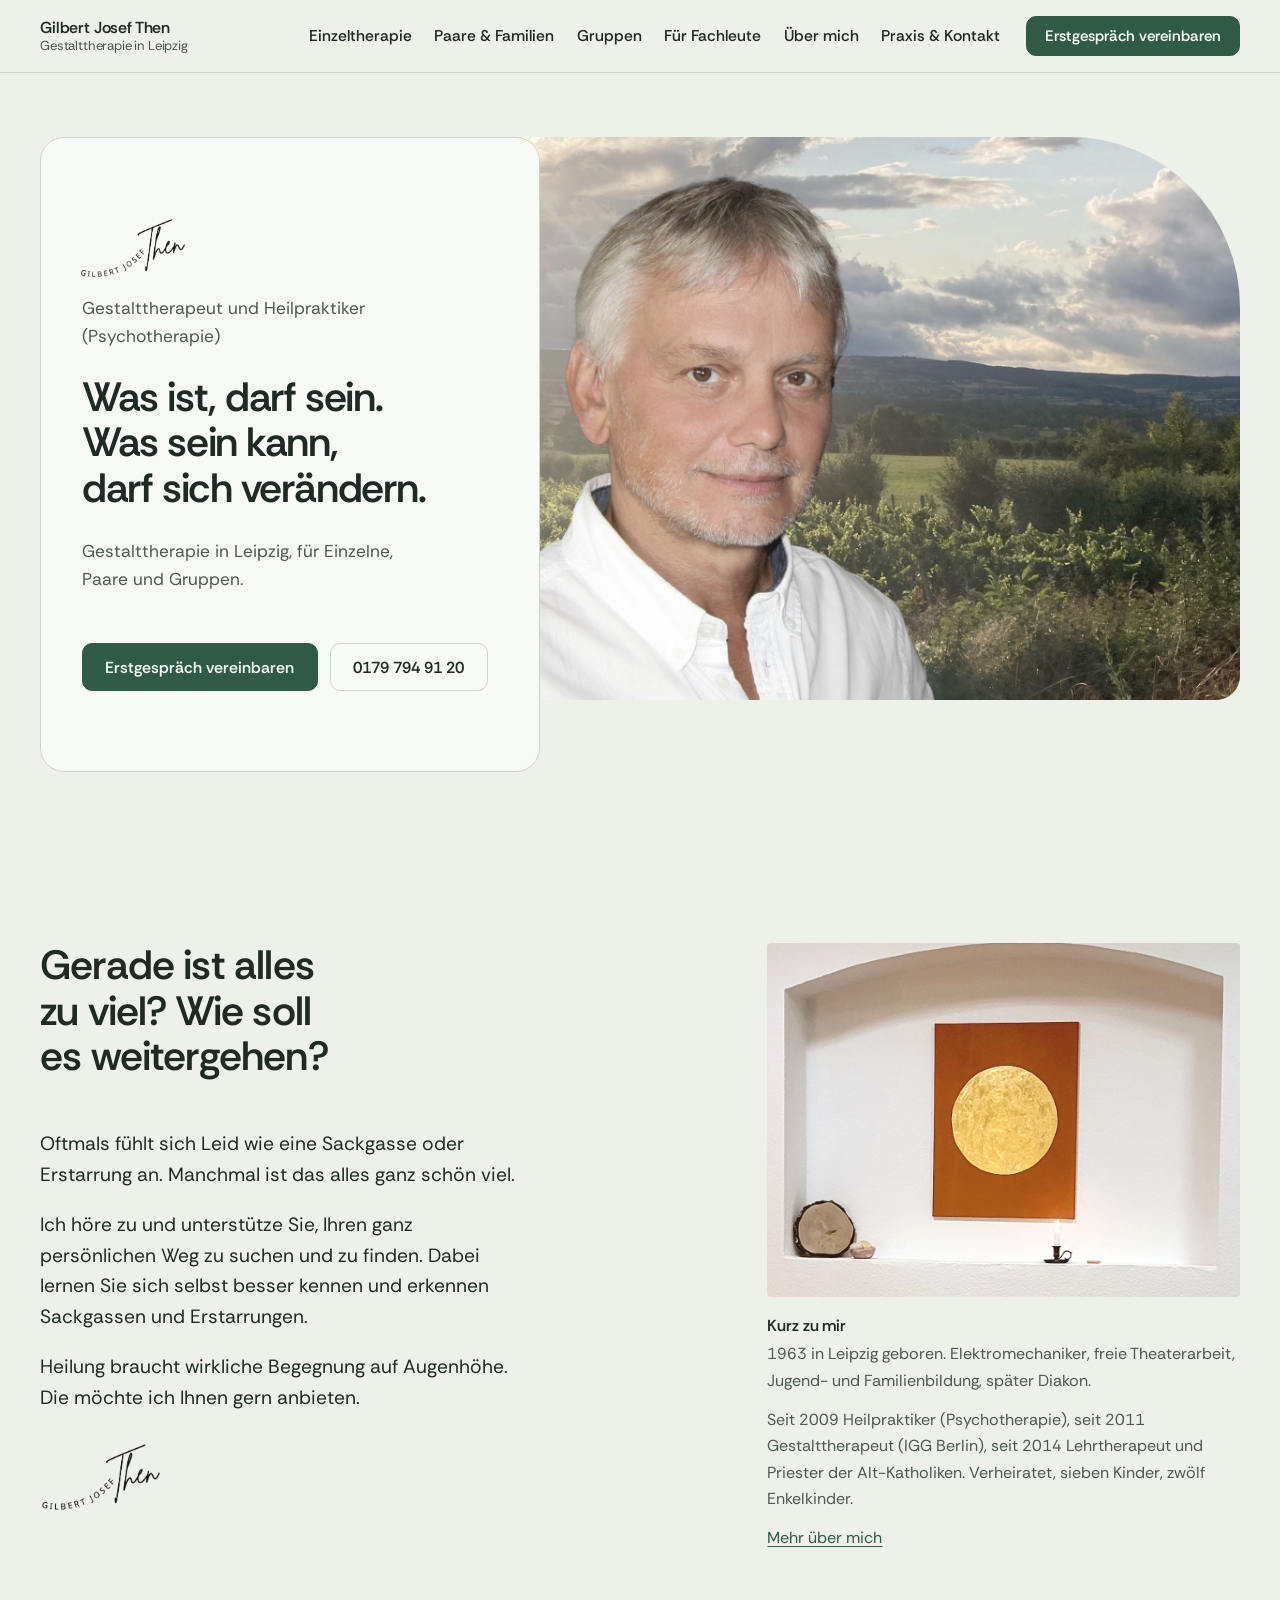
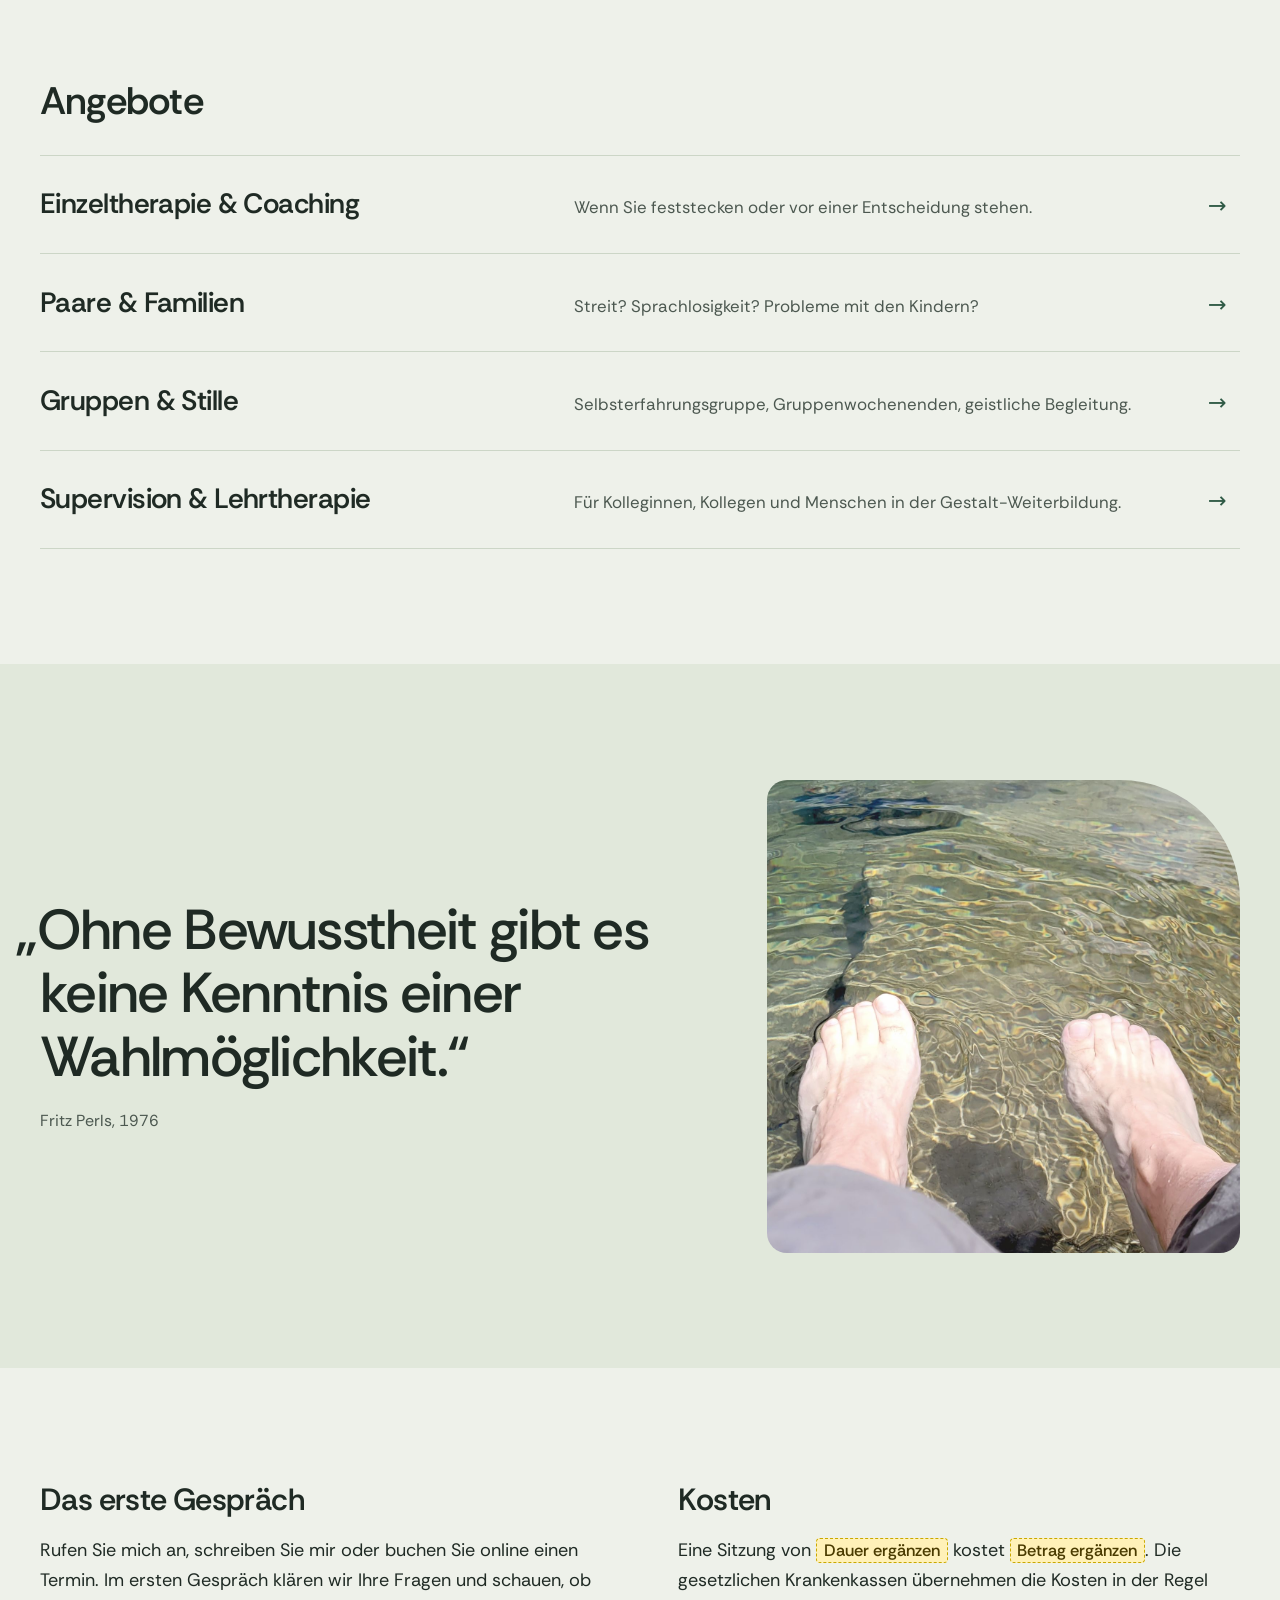
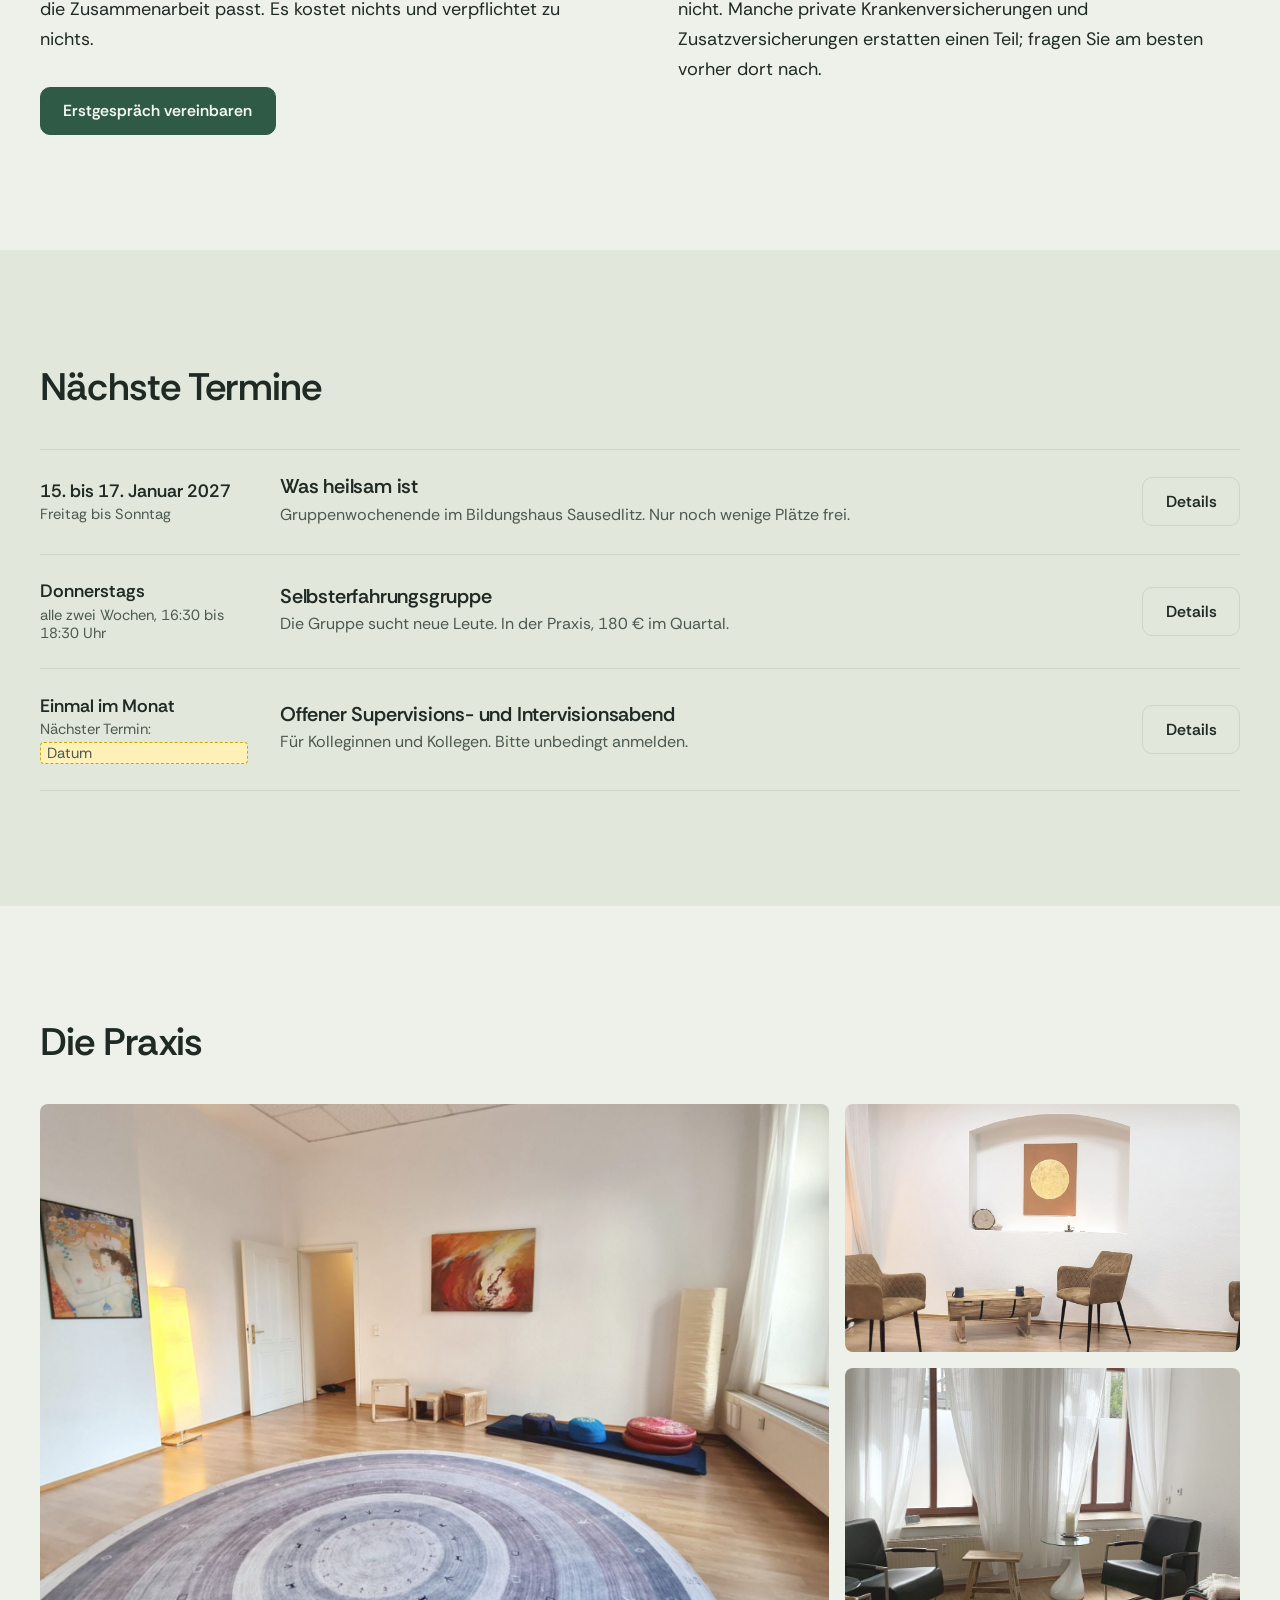
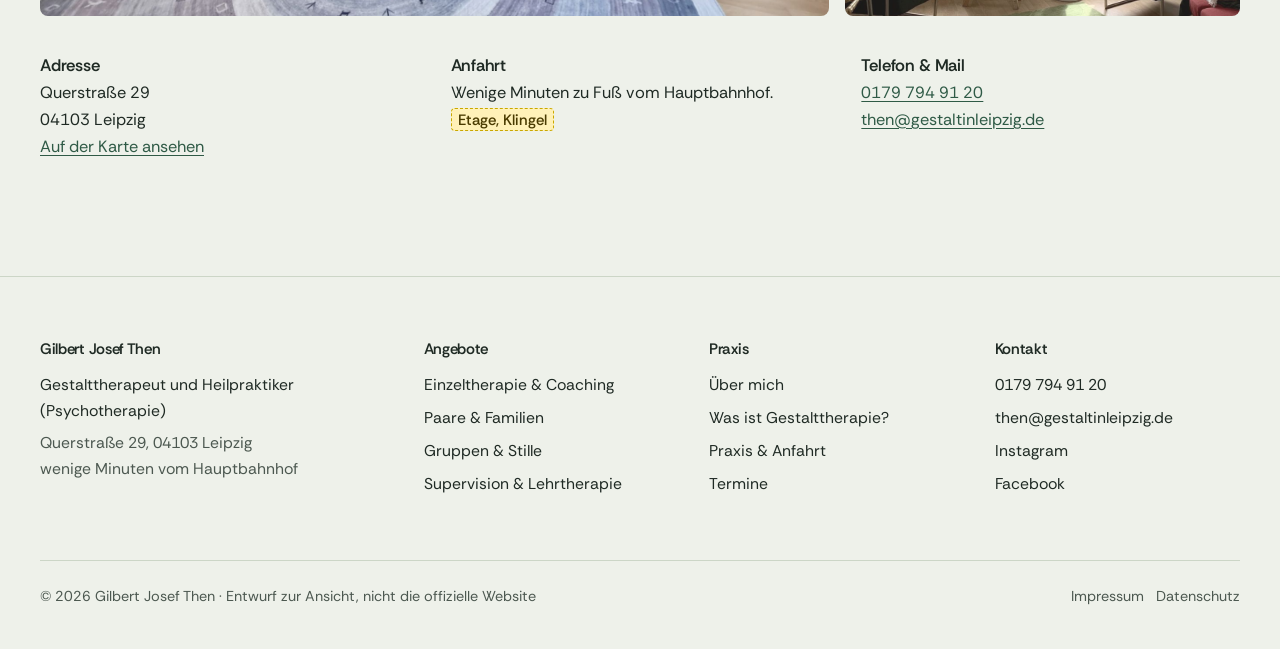
<file: index.html>
<!doctype html>
<html lang="de">
<head>
<meta charset="utf-8">
<meta name="viewport" content="width=device-width, initial-scale=1">
<title>Gestalttherapie in Leipzig · Gilbert Josef Then</title>
<meta name="description" content="Gestalttherapie, Paarberatung, Gruppen und Supervision in Leipzig, nahe Hauptbahnhof. Kostenloses Erstgespräch bei Gilbert Josef Then, Heilpraktiker (Psychotherapie).">
<meta name="color-scheme" content="light">
<meta name="robots" content="noindex, nofollow">
<link rel="preload" href="schriften/rethink-sans-400.woff2" as="font" type="font/woff2" crossorigin>
<link rel="preload" href="schriften/rethink-sans-600.woff2" as="font" type="font/woff2" crossorigin>
<link rel="stylesheet" href="stil.css?v=1795382842">
<link rel="icon" href="bilder/logo-handschrift.png">
</head>
<body>
<a class="sprung" href="#inhalt">Zum Inhalt springen</a>
<header class="kopf">
  <div class="huelle">
    <a class="logo" href="index.html" aria-label="Startseite Gilbert Josef Then">
      <span>Gilbert Josef Then<small>Gestalttherapie in Leipzig</small></span>
    </a>
    <nav class="nav" aria-label="Hauptmenü"><ul><li><a href="einzeltherapie.html">Einzeltherapie</a></li><li><a href="paare-familien.html">Paare &amp; Familien</a></li><li><a href="gruppen.html">Gruppen</a></li><li><a href="fachleute.html">Für Fachleute</a></li><li><a href="ueber-mich.html">Über mich</a></li><li><a href="kontakt.html">Praxis &amp; Kontakt</a></li></ul><a class="knopf" href="kontakt.html#erstgespraech">Erstgespräch vereinbaren</a></nav>
    <details class="menue">
      <summary>Menü</summary>
      <nav aria-label="Hauptmenü mobil"><ul><li><a href="einzeltherapie.html">Einzeltherapie</a></li><li><a href="paare-familien.html">Paare &amp; Familien</a></li><li><a href="gruppen.html">Gruppen</a></li><li><a href="fachleute.html">Für Fachleute</a></li><li><a href="ueber-mich.html">Über mich</a></li><li><a href="kontakt.html">Praxis &amp; Kontakt</a></li></ul><a class="knopf" href="kontakt.html#erstgespraech">Erstgespräch vereinbaren</a></nav>
    </details>
  </div>
</header>
<main id="inhalt">


<!-- ===== Hero: helle Karte mit Gilberts Handschrift, das ganze Foto mit runder Ecke ===== -->
<section class="hero">
  <div class="huelle hero__raster">
    <div class="hero__text">
      <img class="hero__signatur" src="bilder/logo-handschrift.png" alt="Gilbert Josef Then" width="321" height="184">
      <p class="hero__name">Gestalttherapeut und Heilpraktiker (Psychotherapie)</p>
      <h1><span>Was ist, darf sein.</span> <span>Was sein kann,</span> <span>darf sich verändern.</span></h1>
      <p>Gestalttherapie in Leipzig, für Einzelne, Paare und Gruppen.</p>
      <div class="knoepfe">
        <a class="knopf" href="kontakt.html#erstgespraech">Erstgespräch vereinbaren</a>
        <a class="knopf knopf--kontur" href="tel:+491797949120">0179 794 91 20</a>
      </div>
    </div>
    <figure class="hero__bild">
      <img src="bilder/ton/mensch-portraet-voll.jpg" alt="Porträt von Gilbert Josef Then, freundlich lächelnd, vor einer weiten Landschaft" width="1800" height="1200" fetchpriority="high">
    </figure>
  </div>
</section>

<!-- ===== Brief: nur Gilberts eigene Sätze von der alten Website, mit Unterschrift ===== -->
<section class="abschnitt" aria-labelledby="brief-titel">
  <div class="huelle brief">
    <div class="brief__text">
      <h2 id="brief-titel">Gerade ist alles zu viel? Wie soll es weitergehen?</h2>
      <p>Oftmals fühlt sich Leid wie eine Sackgasse oder Erstarrung an. Manchmal ist das alles ganz schön viel.</p>
      <p>Ich höre zu und unterstütze Sie, Ihren ganz persönlichen Weg zu suchen und zu finden. Dabei lernen Sie sich selbst besser kennen und erkennen Sackgassen und Erstarrungen.</p>
      <p>Heilung braucht wirkliche Begegnung auf Augenhöhe. Die möchte ich Ihnen gern anbieten.</p>
      <img class="brief__signatur" src="bilder/logo-handschrift.png" alt="Gilbert Josef Then" width="321" height="184">
    </div>
    <aside class="kurz" aria-labelledby="kurz-titel">
      <img src="bilder/ton/raum-nische-oben.jpg" alt="Die Nische in der Praxis mit dem goldenen Kreis und einer Kerze" loading="lazy">
      <h3 id="kurz-titel">Kurz zu mir</h3>
      <p>1963 in Leipzig geboren. Elektromechaniker, freie Theaterarbeit, Jugend- und Familienbildung, später Diakon.</p>
      <p>Seit 2009 Heilpraktiker (Psychotherapie), seit 2011 Gestalttherapeut (IGG Berlin), seit 2014 Lehrtherapeut und Priester der Alt-Katholiken. Verheiratet, sieben Kinder, zwölf Enkelkinder.</p>
      <p><a href="ueber-mich.html">Mehr über mich</a></p>
    </aside>
  </div>
</section>

<!-- ===== Angebote als Verzeichnis ===== -->
<section class="abschnitt" style="padding-top: 0" aria-labelledby="angebote-titel">
  <div class="huelle">
    <h2 id="angebote-titel">Angebote</h2>
    <ul class="verzeichnis">
      <li><a href="einzeltherapie.html"><b>Einzeltherapie &amp; Coaching</b><span>Wenn Sie feststecken oder vor einer Entscheidung stehen.</span><i aria-hidden="true">→</i></a></li>
      <li><a href="paare-familien.html"><b>Paare &amp; Familien</b><span>Streit? Sprachlosigkeit? Probleme mit den Kindern?</span><i aria-hidden="true">→</i></a></li>
      <li><a href="gruppen.html"><b>Gruppen &amp; Stille</b><span>Selbsterfahrungsgruppe, Gruppenwochenenden, geistliche Begleitung.</span><i aria-hidden="true">→</i></a></li>
      <li><a href="fachleute.html"><b>Supervision &amp; Lehrtherapie</b><span>Für Kolleginnen, Kollegen und Menschen in der Gestalt-Weiterbildung.</span><i aria-hidden="true">→</i></a></li>
    </ul>
  </div>
</section>

<!-- ===== Zitat mit Bild: Gilberts Foto, Füße im klaren Wasser ===== -->
<section class="abschnitt abschnitt--flaeche" aria-label="Zitat">
  <div class="huelle zitat-bild">
    <blockquote class="gross-zitat">
      <p>„Ohne Bewusstheit gibt es keine Kenntnis einer Wahlmöglichkeit.“</p>
      <footer>Fritz Perls, 1976</footer>
    </blockquote>
    <img src="bilder/ton/licht-fuesse.jpg" alt="Nackte Füße in klarem, flachem Wasser, von oben gesehen" loading="lazy" width="1300" height="1300">
  </div>
</section>

<!-- ===== Erstes Gespräch & Kosten ===== -->
<section class="abschnitt" aria-label="Erstes Gespräch und Kosten">
  <div class="huelle zwei-spalten">
    <div>
      <h2>Das erste Gespräch</h2>
      <p>Rufen Sie mich an, schreiben Sie mir oder buchen Sie online einen Termin. Im ersten Gespräch klären wir Ihre Fragen und schauen, ob die Zusammenarbeit passt. Es kostet nichts und verpflichtet zu nichts.</p>
      <div class="knoepfe"><a class="knopf" href="kontakt.html#erstgespraech">Erstgespräch vereinbaren</a></div>
    </div>
    <div>
      <h2>Kosten</h2>
      <p>Eine Sitzung von <span class="ergaenzen">Dauer ergänzen</span> kostet <span class="ergaenzen">Betrag ergänzen</span>. Die gesetzlichen Krankenkassen übernehmen die Kosten in der Regel nicht. Manche private Krankenversicherungen und Zusatzversicherungen erstatten einen Teil; fragen Sie am besten vorher dort nach.</p>
    </div>
  </div>
</section>

<!-- ===== Termine ===== -->
<section class="abschnitt abschnitt--flaeche" aria-labelledby="termine-titel">
  <div class="huelle">
    <h2 id="termine-titel">Nächste Termine</h2>
    <ul class="termine">
      <li class="termin">
        <div class="termin__wann">15. bis 17. Januar 2027<span>Freitag bis Sonntag</span></div>
        <div>
          <h3>Was heilsam ist</h3>
          <p>Gruppenwochenende im Bildungshaus Sausedlitz. Nur noch wenige Plätze frei.</p>
        </div>
        <a class="knopf knopf--kontur" href="gruppen.html#wochenende">Details</a>
      </li>
      <li class="termin">
        <div class="termin__wann">Donnerstags<span>alle zwei Wochen, 16:30 bis 18:30 Uhr</span></div>
        <div>
          <h3>Selbsterfahrungsgruppe</h3>
          <p>Die Gruppe sucht neue Leute. In der Praxis, 180 € im Quartal.</p>
        </div>
        <a class="knopf knopf--kontur" href="gruppen.html#selbsterfahrung">Details</a>
      </li>
      <li class="termin">
        <div class="termin__wann">Einmal im Monat<span>Nächster Termin: <span class="ergaenzen">Datum</span></span></div>
        <div>
          <h3>Offener Supervisions- und Intervisionsabend</h3>
          <p>Für Kolleginnen und Kollegen. Bitte unbedingt anmelden.</p>
        </div>
        <a class="knopf knopf--kontur" href="fachleute.html#intervision">Details</a>
      </li>
    </ul>
  </div>
</section>

<!-- ===== Praxis ===== -->
<section class="abschnitt" aria-labelledby="praxis-titel">
  <div class="huelle">
    <h2 id="praxis-titel">Die Praxis</h2>
    <div class="mosaik">
      <img src="bilder/ton/raum-gruppe.jpg" alt="Heller Praxisraum mit rundem Teppich und Sitzkissen" loading="lazy">
      <img src="bilder/ton/raum-sessel.jpg" alt="Praxisraum mit Sesseln und einem goldenen Kreis in der Wandnische" loading="lazy">
      <img src="bilder/ton/raum-einzel.jpg" alt="Gesprächsraum mit zwei Sesseln vor hohen Fenstern" loading="lazy">
    </div>
    <div class="praxis-info">
      <div>
        <h3>Adresse</h3>
        <p>Querstraße 29<br>04103 Leipzig<br><a href="https://www.openstreetmap.org/search?query=Querstra%C3%9Fe%2029%2C%2004103%20Leipzig" rel="noopener">Auf der Karte ansehen</a></p>
      </div>
      <div>
        <h3>Anfahrt</h3>
        <p>Wenige Minuten zu Fuß vom Hauptbahnhof.<br><span class="ergaenzen">Etage, Klingel</span></p>
      </div>
      <div>
        <h3>Telefon &amp; Mail</h3>
        <p><a href="tel:+491797949120">0179 794 91 20</a><br><a href="mailto:then@gestaltinleipzig.de">then@gestaltinleipzig.de</a></p>
      </div>
    </div>
  </div>
</section>
</main>
<footer class="fuss">
  <div class="huelle">
    <div class="fuss__raster">
      <div>
        <h2>Gilbert Josef Then</h2>
        <p>Gestalttherapeut und Heilpraktiker (Psychotherapie)</p>
        <p class="leise">Querstraße 29, 04103 Leipzig<br>wenige Minuten vom Hauptbahnhof</p>
      </div>
      <div>
        <h2>Angebote</h2>
        <ul>
          <li><a href="einzeltherapie.html">Einzeltherapie &amp; Coaching</a></li>
          <li><a href="paare-familien.html">Paare &amp; Familien</a></li>
          <li><a href="gruppen.html">Gruppen &amp; Stille</a></li>
          <li><a href="fachleute.html">Supervision &amp; Lehrtherapie</a></li>
        </ul>
      </div>
      <div>
        <h2>Praxis</h2>
        <ul>
          <li><a href="ueber-mich.html">Über mich</a></li>
          <li><a href="gestalttherapie.html">Was ist Gestalttherapie?</a></li>
          <li><a href="kontakt.html">Praxis &amp; Anfahrt</a></li>
          <li><a href="gruppen.html#termine">Termine</a></li>
        </ul>
      </div>
      <div>
        <h2>Kontakt</h2>
        <ul>
          <li><a href="tel:+491797949120">0179 794 91 20</a></li>
          <li><a href="mailto:then@gestaltinleipzig.de">then@gestaltinleipzig.de</a></li>
          <li><a href="https://www.instagram.com/then_gilbert/" rel="noopener">Instagram</a></li>
          <li><a href="https://de-de.facebook.com/gilbert.then1/" rel="noopener">Facebook</a></li>
        </ul>
      </div>
    </div>
    <div class="fuss__unten">
      <span>© 2026 Gilbert Josef Then · Entwurf zur Ansicht, nicht die offizielle Website</span>
      <span><a href="impressum.html">Impressum</a> &nbsp; <a href="datenschutz.html">Datenschutz</a></span>
    </div>
  </div>
</footer>
</body>
</html>
</file>
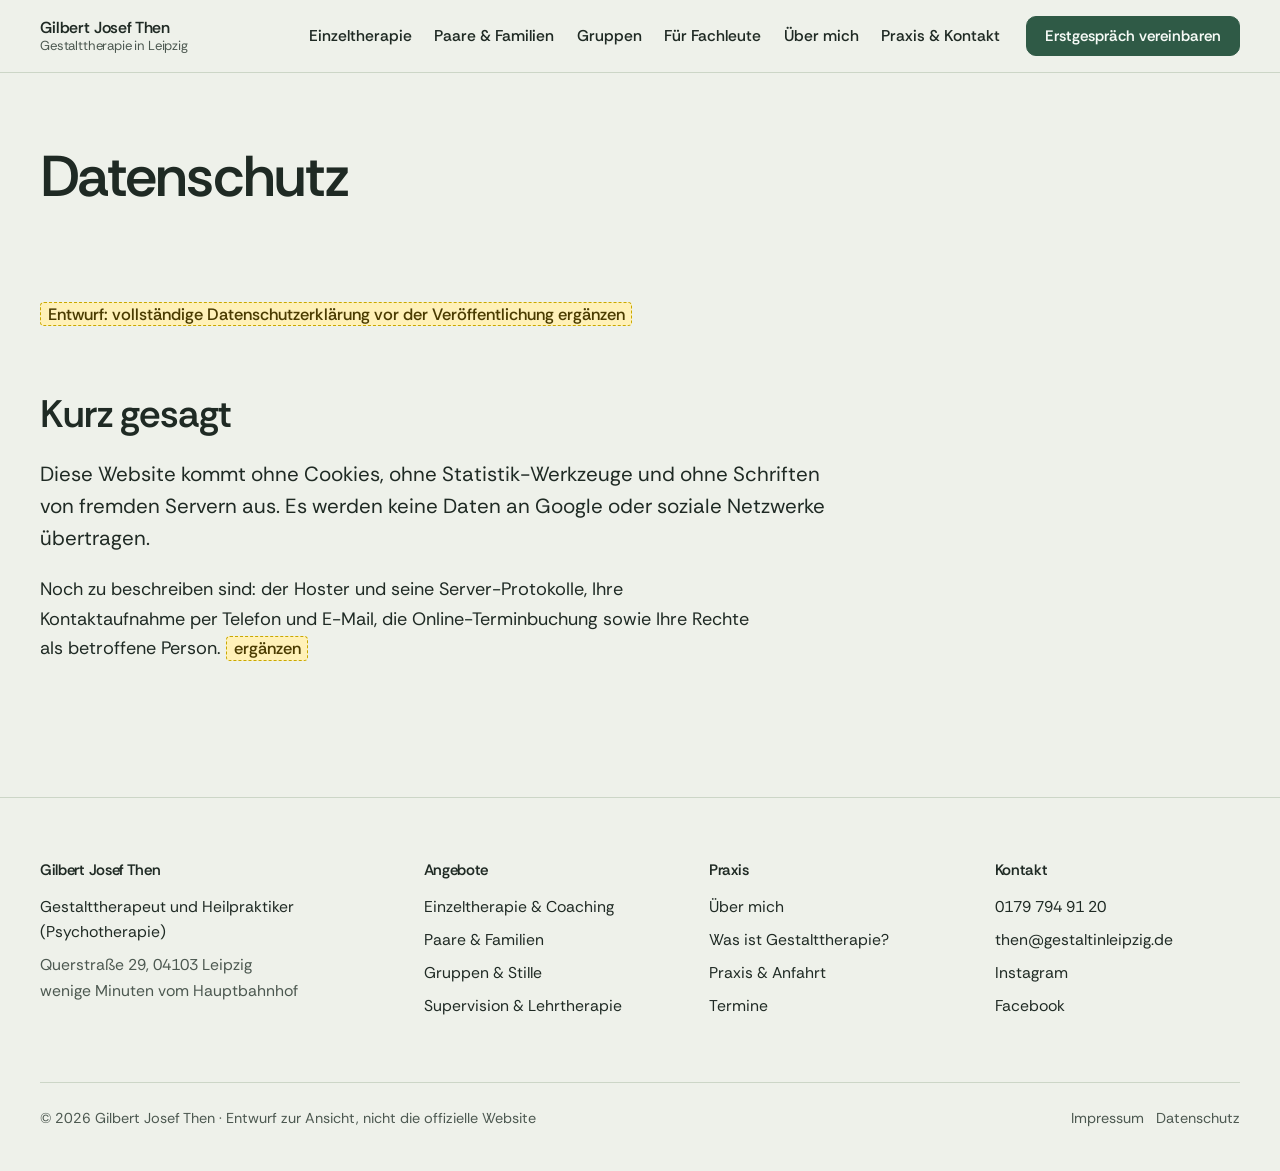
<file: datenschutz.html>
<!doctype html>
<html lang="de">
<head>
<meta charset="utf-8">
<meta name="viewport" content="width=device-width, initial-scale=1">
<title>Datenschutz · Gilbert Josef Then</title>
<meta name="description" content="Datenschutzhinweise der Gestaltpraxis Gilbert Josef Then, Leipzig.">
<meta name="color-scheme" content="light">
<meta name="robots" content="noindex, nofollow">
<link rel="preload" href="schriften/rethink-sans-400.woff2" as="font" type="font/woff2" crossorigin>
<link rel="preload" href="schriften/rethink-sans-600.woff2" as="font" type="font/woff2" crossorigin>
<link rel="stylesheet" href="stil.css?v=1795382842">
<link rel="icon" href="bilder/logo-handschrift.png">
</head>
<body>
<a class="sprung" href="#inhalt">Zum Inhalt springen</a>
<header class="kopf">
  <div class="huelle">
    <a class="logo" href="index.html" aria-label="Startseite Gilbert Josef Then">
      <span>Gilbert Josef Then<small>Gestalttherapie in Leipzig</small></span>
    </a>
    <nav class="nav" aria-label="Hauptmenü"><ul><li><a href="einzeltherapie.html">Einzeltherapie</a></li><li><a href="paare-familien.html">Paare &amp; Familien</a></li><li><a href="gruppen.html">Gruppen</a></li><li><a href="fachleute.html">Für Fachleute</a></li><li><a href="ueber-mich.html">Über mich</a></li><li><a href="kontakt.html">Praxis &amp; Kontakt</a></li></ul><a class="knopf" href="kontakt.html#erstgespraech">Erstgespräch vereinbaren</a></nav>
    <details class="menue">
      <summary>Menü</summary>
      <nav aria-label="Hauptmenü mobil"><ul><li><a href="einzeltherapie.html">Einzeltherapie</a></li><li><a href="paare-familien.html">Paare &amp; Familien</a></li><li><a href="gruppen.html">Gruppen</a></li><li><a href="fachleute.html">Für Fachleute</a></li><li><a href="ueber-mich.html">Über mich</a></li><li><a href="kontakt.html">Praxis &amp; Kontakt</a></li></ul><a class="knopf" href="kontakt.html#erstgespraech">Erstgespräch vereinbaren</a></nav>
    </details>
  </div>
</header>
<main id="inhalt">


<section class="seitenkopf seitenkopf--ohne-bild">
  <div class="huelle">
    <h1>Datenschutz</h1>
    <p class="leise"><span class="ergaenzen">Entwurf: vollständige Datenschutzerklärung vor der Veröffentlichung ergänzen</span></p>
  </div>
</section>

<section class="abschnitt" style="padding-top: 1rem">
  <div class="huelle inhalt inhalt--breit">
    <div class="text">
      <h2>Kurz gesagt</h2>
      <p class="gross">Diese Website kommt ohne Cookies, ohne Statistik-Werkzeuge und ohne Schriften von fremden Servern aus. Es werden keine Daten an Google oder soziale Netzwerke übertragen.</p>
      <p>Noch zu beschreiben sind: der Hoster und seine Server-Protokolle, Ihre Kontaktaufnahme per Telefon und E-Mail, die Online-Terminbuchung sowie Ihre Rechte als betroffene Person. <span class="ergaenzen">ergänzen</span></p>
    </div>
  </div>
</section>
</main>
<footer class="fuss">
  <div class="huelle">
    <div class="fuss__raster">
      <div>
        <h2>Gilbert Josef Then</h2>
        <p>Gestalttherapeut und Heilpraktiker (Psychotherapie)</p>
        <p class="leise">Querstraße 29, 04103 Leipzig<br>wenige Minuten vom Hauptbahnhof</p>
      </div>
      <div>
        <h2>Angebote</h2>
        <ul>
          <li><a href="einzeltherapie.html">Einzeltherapie &amp; Coaching</a></li>
          <li><a href="paare-familien.html">Paare &amp; Familien</a></li>
          <li><a href="gruppen.html">Gruppen &amp; Stille</a></li>
          <li><a href="fachleute.html">Supervision &amp; Lehrtherapie</a></li>
        </ul>
      </div>
      <div>
        <h2>Praxis</h2>
        <ul>
          <li><a href="ueber-mich.html">Über mich</a></li>
          <li><a href="gestalttherapie.html">Was ist Gestalttherapie?</a></li>
          <li><a href="kontakt.html">Praxis &amp; Anfahrt</a></li>
          <li><a href="gruppen.html#termine">Termine</a></li>
        </ul>
      </div>
      <div>
        <h2>Kontakt</h2>
        <ul>
          <li><a href="tel:+491797949120">0179 794 91 20</a></li>
          <li><a href="mailto:then@gestaltinleipzig.de">then@gestaltinleipzig.de</a></li>
          <li><a href="https://www.instagram.com/then_gilbert/" rel="noopener">Instagram</a></li>
          <li><a href="https://de-de.facebook.com/gilbert.then1/" rel="noopener">Facebook</a></li>
        </ul>
      </div>
    </div>
    <div class="fuss__unten">
      <span>© 2026 Gilbert Josef Then · Entwurf zur Ansicht, nicht die offizielle Website</span>
      <span><a href="impressum.html">Impressum</a> &nbsp; <a href="datenschutz.html">Datenschutz</a></span>
    </div>
  </div>
</footer>
</body>
</html>
</file>
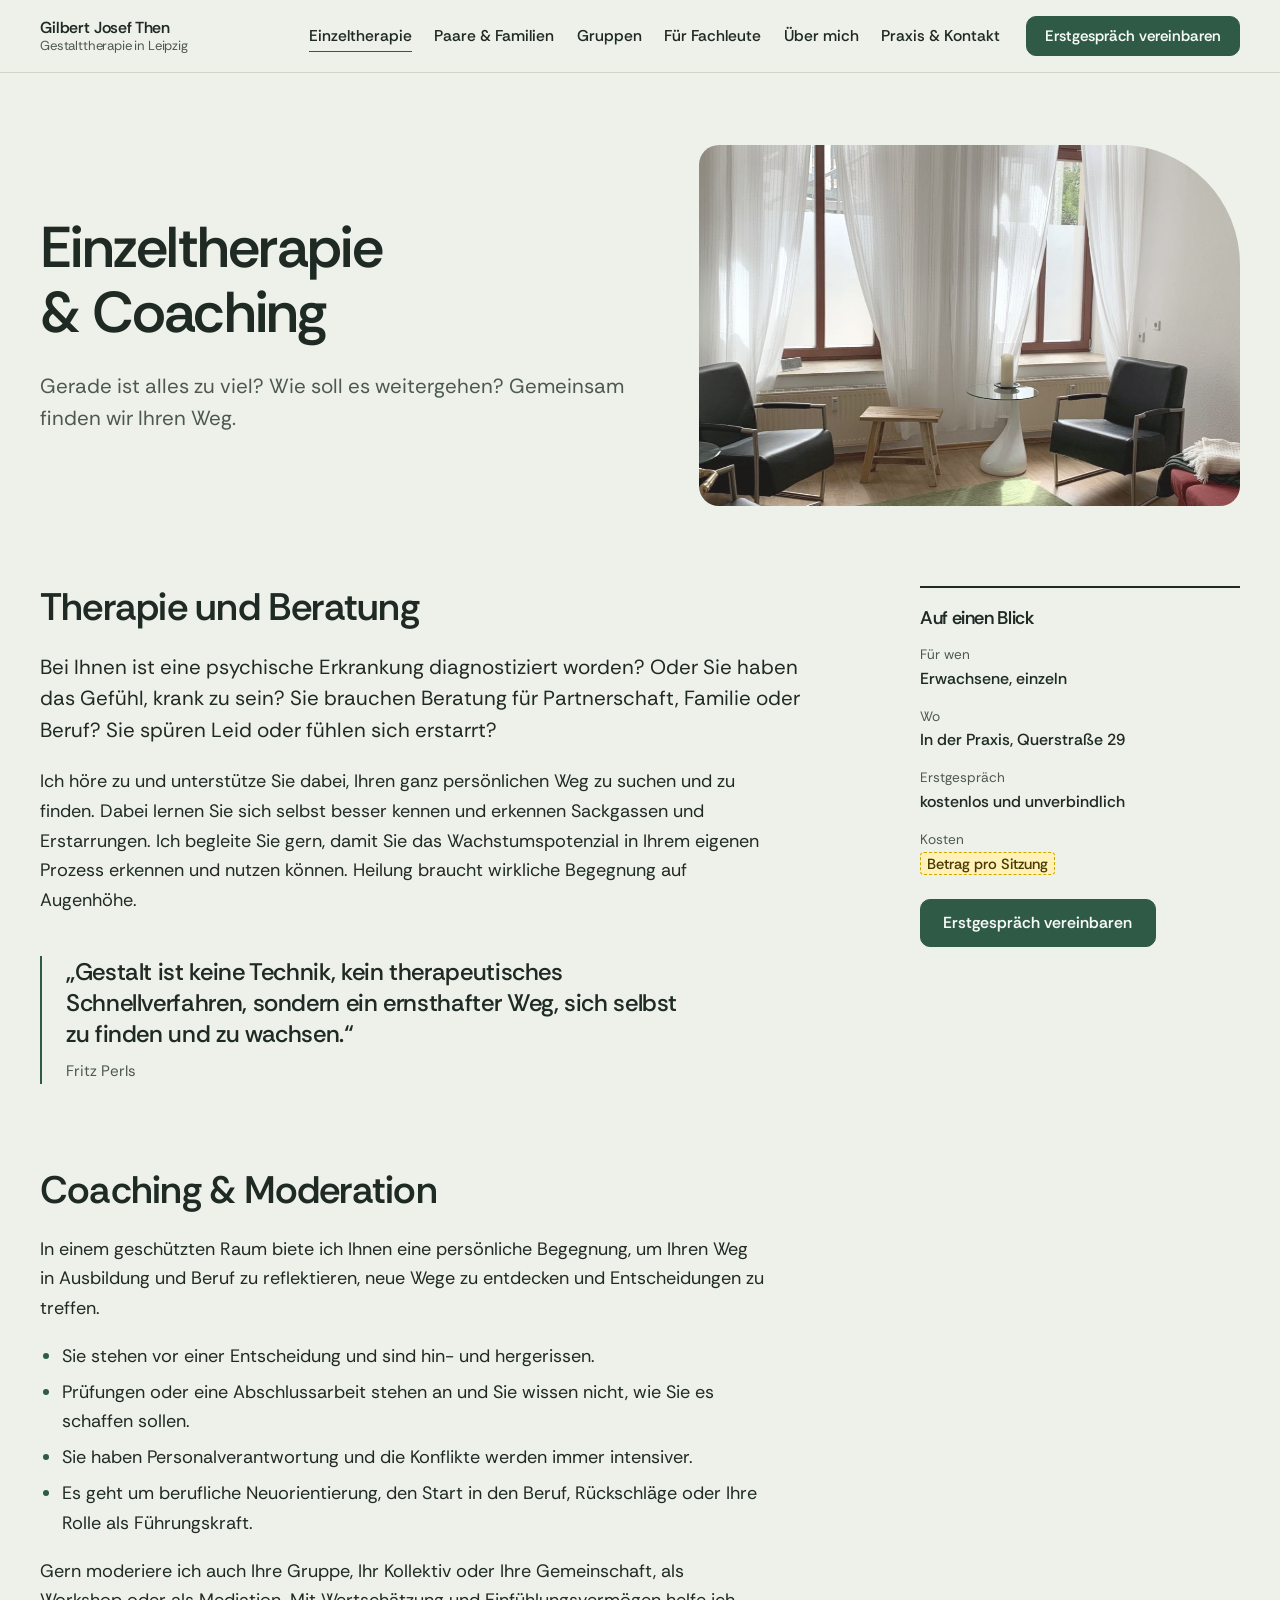
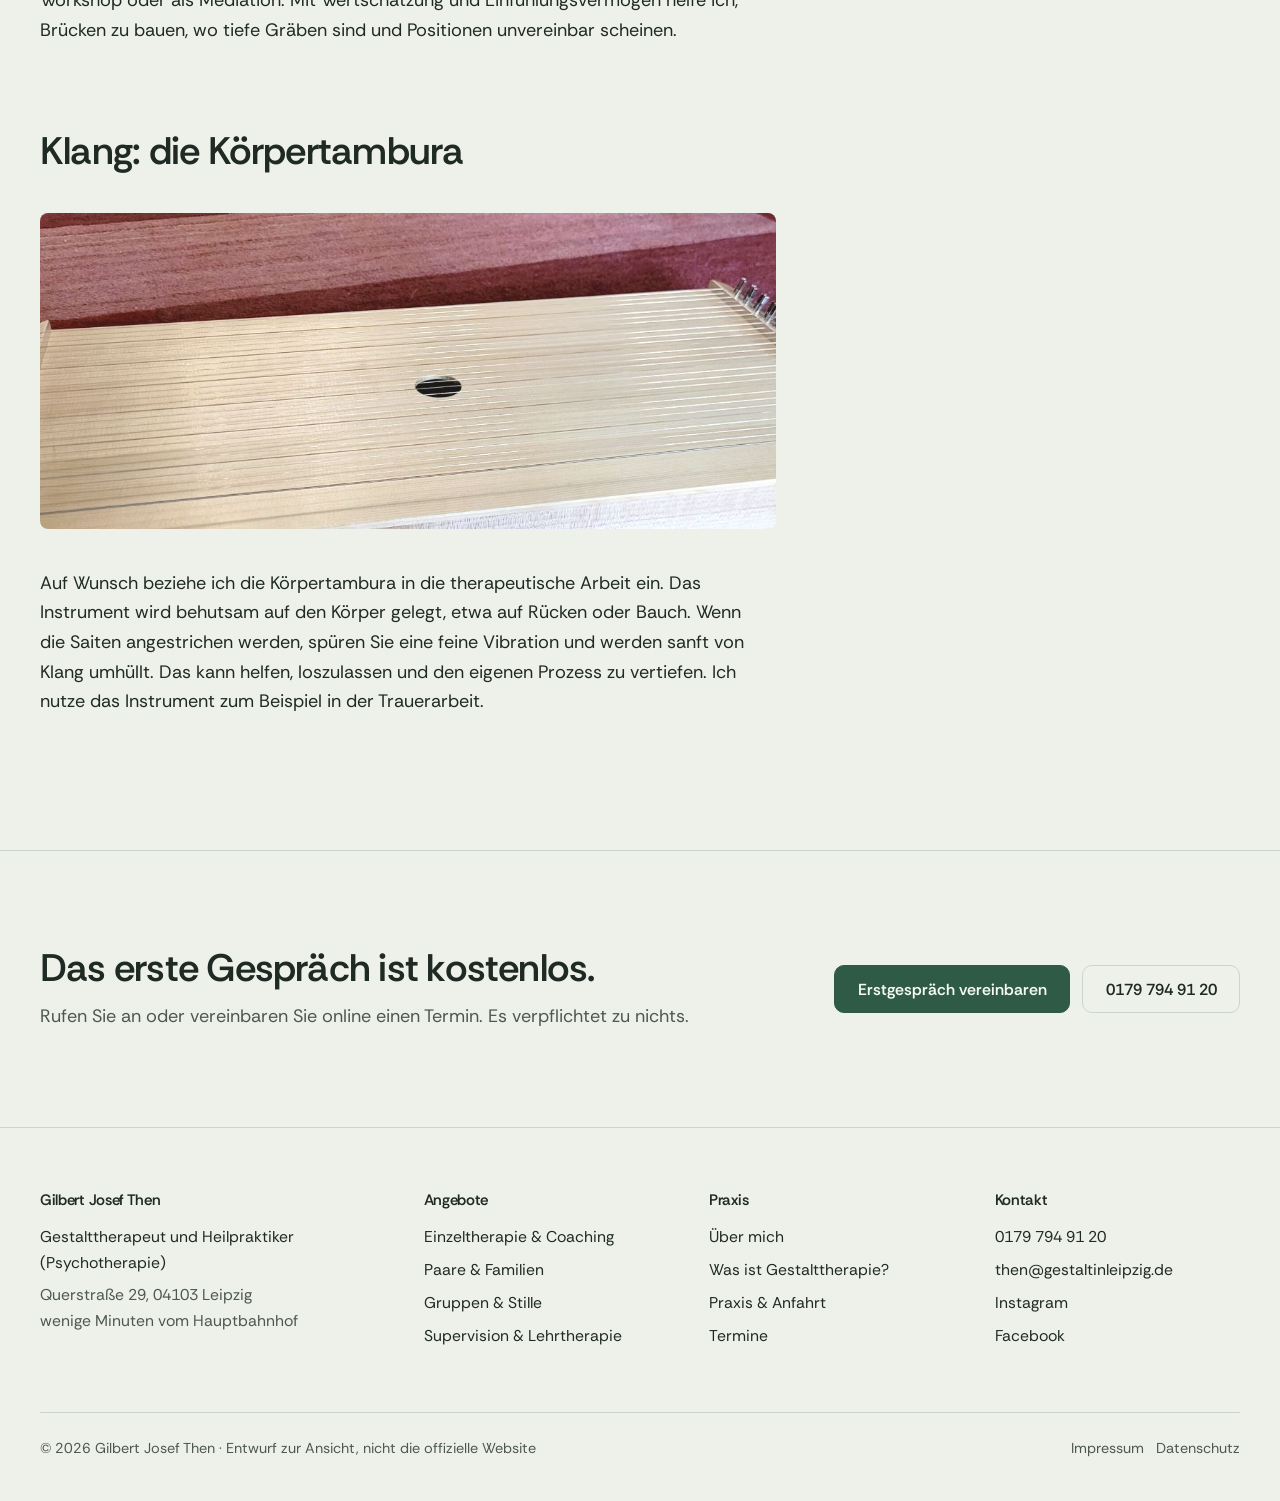
<file: einzeltherapie.html>
<!doctype html>
<html lang="de">
<head>
<meta charset="utf-8">
<meta name="viewport" content="width=device-width, initial-scale=1">
<title>Einzeltherapie & Coaching in Leipzig · Gilbert Josef Then</title>
<meta name="description" content="Gestalttherapie, Beratung und Coaching für Einzelne in Leipzig. Bei Krisen, Erstarrung, Entscheidungen und beruflichen Fragen. Kostenloses Erstgespräch.">
<meta name="color-scheme" content="light">
<meta name="robots" content="noindex, nofollow">
<link rel="preload" href="schriften/rethink-sans-400.woff2" as="font" type="font/woff2" crossorigin>
<link rel="preload" href="schriften/rethink-sans-600.woff2" as="font" type="font/woff2" crossorigin>
<link rel="stylesheet" href="stil.css?v=1795382842">
<link rel="icon" href="bilder/logo-handschrift.png">
</head>
<body>
<a class="sprung" href="#inhalt">Zum Inhalt springen</a>
<header class="kopf">
  <div class="huelle">
    <a class="logo" href="index.html" aria-label="Startseite Gilbert Josef Then">
      <span>Gilbert Josef Then<small>Gestalttherapie in Leipzig</small></span>
    </a>
    <nav class="nav" aria-label="Hauptmenü"><ul><li><a href="einzeltherapie.html" aria-current="page">Einzeltherapie</a></li><li><a href="paare-familien.html">Paare &amp; Familien</a></li><li><a href="gruppen.html">Gruppen</a></li><li><a href="fachleute.html">Für Fachleute</a></li><li><a href="ueber-mich.html">Über mich</a></li><li><a href="kontakt.html">Praxis &amp; Kontakt</a></li></ul><a class="knopf" href="kontakt.html#erstgespraech">Erstgespräch vereinbaren</a></nav>
    <details class="menue">
      <summary>Menü</summary>
      <nav aria-label="Hauptmenü mobil"><ul><li><a href="einzeltherapie.html" aria-current="page">Einzeltherapie</a></li><li><a href="paare-familien.html">Paare &amp; Familien</a></li><li><a href="gruppen.html">Gruppen</a></li><li><a href="fachleute.html">Für Fachleute</a></li><li><a href="ueber-mich.html">Über mich</a></li><li><a href="kontakt.html">Praxis &amp; Kontakt</a></li></ul><a class="knopf" href="kontakt.html#erstgespraech">Erstgespräch vereinbaren</a></nav>
    </details>
  </div>
</header>
<main id="inhalt">


<section class="seitenkopf">
  <div class="huelle">
    <div>
      <h1 class="einblenden">Einzeltherapie &amp; Coaching</h1>
      <p class="gross leise einblenden einblenden--2">Gerade ist alles zu viel? Wie soll es weitergehen? Gemeinsam finden wir Ihren Weg.</p>
    </div>
    <img class="einblenden einblenden--2" src="bilder/ton/raum-einzel.jpg" alt="Gesprächsraum der Praxis mit zwei Sesseln vor hohen Fenstern" fetchpriority="high">
  </div>
</section>

<section class="abschnitt" style="padding-top: 2rem">
  <div class="huelle inhalt">
    <div class="text">
      <h2>Therapie und Beratung</h2>
      <p class="gross">Bei Ihnen ist eine psychische Erkrankung diagnostiziert worden? Oder Sie haben das Gefühl, krank zu sein? Sie brauchen Beratung für Partnerschaft, Familie oder Beruf? Sie spüren Leid oder fühlen sich erstarrt?</p>
      <p>Ich höre zu und unterstütze Sie dabei, Ihren ganz persönlichen Weg zu suchen und zu finden. Dabei lernen Sie sich selbst besser kennen und erkennen Sackgassen und Erstarrungen. Ich begleite Sie gern, damit Sie das Wachstumspotenzial in Ihrem eigenen Prozess erkennen und nutzen können. Heilung braucht wirkliche Begegnung auf Augenhöhe.</p>

      <blockquote class="zitat--klein">
        <p>„Gestalt ist keine Technik, kein therapeutisches Schnellverfahren, sondern ein ernsthafter Weg, sich selbst zu finden und zu wachsen.“</p>
        <footer>Fritz Perls</footer>
      </blockquote>

      <h2>Coaching &amp; Moderation</h2>
      <p>In einem geschützten Raum biete ich Ihnen eine persönliche Begegnung, um Ihren Weg in Ausbildung und Beruf zu reflektieren, neue Wege zu entdecken und Entscheidungen zu treffen.</p>
      <ul>
        <li>Sie stehen vor einer Entscheidung und sind hin- und hergerissen.</li>
        <li>Prüfungen oder eine Abschlussarbeit stehen an und Sie wissen nicht, wie Sie es schaffen sollen.</li>
        <li>Sie haben Personalverantwortung und die Konflikte werden immer intensiver.</li>
        <li>Es geht um berufliche Neuorientierung, den Start in den Beruf, Rückschläge oder Ihre Rolle als Führungskraft.</li>
      </ul>
      <p>Gern moderiere ich auch Ihre Gruppe, Ihr Kollektiv oder Ihre Gemeinschaft, als Workshop oder als Mediation. Mit Wertschätzung und Einfühlungsvermögen helfe ich, Brücken zu bauen, wo tiefe Gräben sind und Positionen unvereinbar scheinen.</p>

      <h2>Klang: die Körpertambura</h2>
      <figure class="bild-breit">
        <img src="bilder/ton/raum-tambura.jpg" alt="Körpertambura, ein flaches Saiteninstrument aus hellem Holz" loading="lazy">
      </figure>
      <p>Auf Wunsch beziehe ich die Körpertambura in die therapeutische Arbeit ein. Das Instrument wird behutsam auf den Körper gelegt, etwa auf Rücken oder Bauch. Wenn die Saiten angestrichen werden, spüren Sie eine feine Vibration und werden sanft von Klang umhüllt. Das kann helfen, loszulassen und den eigenen Prozess zu vertiefen. Ich nutze das Instrument zum Beispiel in der Trauerarbeit.</p>
    </div>

    <aside class="kasten" aria-labelledby="kasten-titel">
      <h2 id="kasten-titel">Auf einen Blick</h2>
      <dl>
        <dt>Für wen</dt><dd>Erwachsene, einzeln</dd>
        <dt>Wo</dt><dd>In der Praxis, Querstraße 29</dd>
        <dt>Erstgespräch</dt><dd>kostenlos und unverbindlich</dd>
        <dt>Kosten</dt><dd><span class="ergaenzen">Betrag pro Sitzung</span></dd>
      </dl>
      <a class="knopf" href="kontakt.html#erstgespraech">Erstgespräch vereinbaren</a>
    </aside>
  </div>
</section>

<section class="aufruf" aria-labelledby="aufruf-titel">
  <div class="huelle">
    <div>
      <h2 id="aufruf-titel">Das erste Gespräch ist kostenlos.</h2>
      <p>Rufen Sie an oder vereinbaren Sie online einen Termin. Es verpflichtet zu nichts.</p>
    </div>
    <div class="knoepfe">
      <a class="knopf" href="kontakt.html#erstgespraech">Erstgespräch vereinbaren</a>
      <a class="knopf knopf--kontur" href="tel:+491797949120">0179 794 91 20</a>
    </div>
  </div>
</section>
</main>
<footer class="fuss">
  <div class="huelle">
    <div class="fuss__raster">
      <div>
        <h2>Gilbert Josef Then</h2>
        <p>Gestalttherapeut und Heilpraktiker (Psychotherapie)</p>
        <p class="leise">Querstraße 29, 04103 Leipzig<br>wenige Minuten vom Hauptbahnhof</p>
      </div>
      <div>
        <h2>Angebote</h2>
        <ul>
          <li><a href="einzeltherapie.html">Einzeltherapie &amp; Coaching</a></li>
          <li><a href="paare-familien.html">Paare &amp; Familien</a></li>
          <li><a href="gruppen.html">Gruppen &amp; Stille</a></li>
          <li><a href="fachleute.html">Supervision &amp; Lehrtherapie</a></li>
        </ul>
      </div>
      <div>
        <h2>Praxis</h2>
        <ul>
          <li><a href="ueber-mich.html">Über mich</a></li>
          <li><a href="gestalttherapie.html">Was ist Gestalttherapie?</a></li>
          <li><a href="kontakt.html">Praxis &amp; Anfahrt</a></li>
          <li><a href="gruppen.html#termine">Termine</a></li>
        </ul>
      </div>
      <div>
        <h2>Kontakt</h2>
        <ul>
          <li><a href="tel:+491797949120">0179 794 91 20</a></li>
          <li><a href="mailto:then@gestaltinleipzig.de">then@gestaltinleipzig.de</a></li>
          <li><a href="https://www.instagram.com/then_gilbert/" rel="noopener">Instagram</a></li>
          <li><a href="https://de-de.facebook.com/gilbert.then1/" rel="noopener">Facebook</a></li>
        </ul>
      </div>
    </div>
    <div class="fuss__unten">
      <span>© 2026 Gilbert Josef Then · Entwurf zur Ansicht, nicht die offizielle Website</span>
      <span><a href="impressum.html">Impressum</a> &nbsp; <a href="datenschutz.html">Datenschutz</a></span>
    </div>
  </div>
</footer>
</body>
</html>
</file>
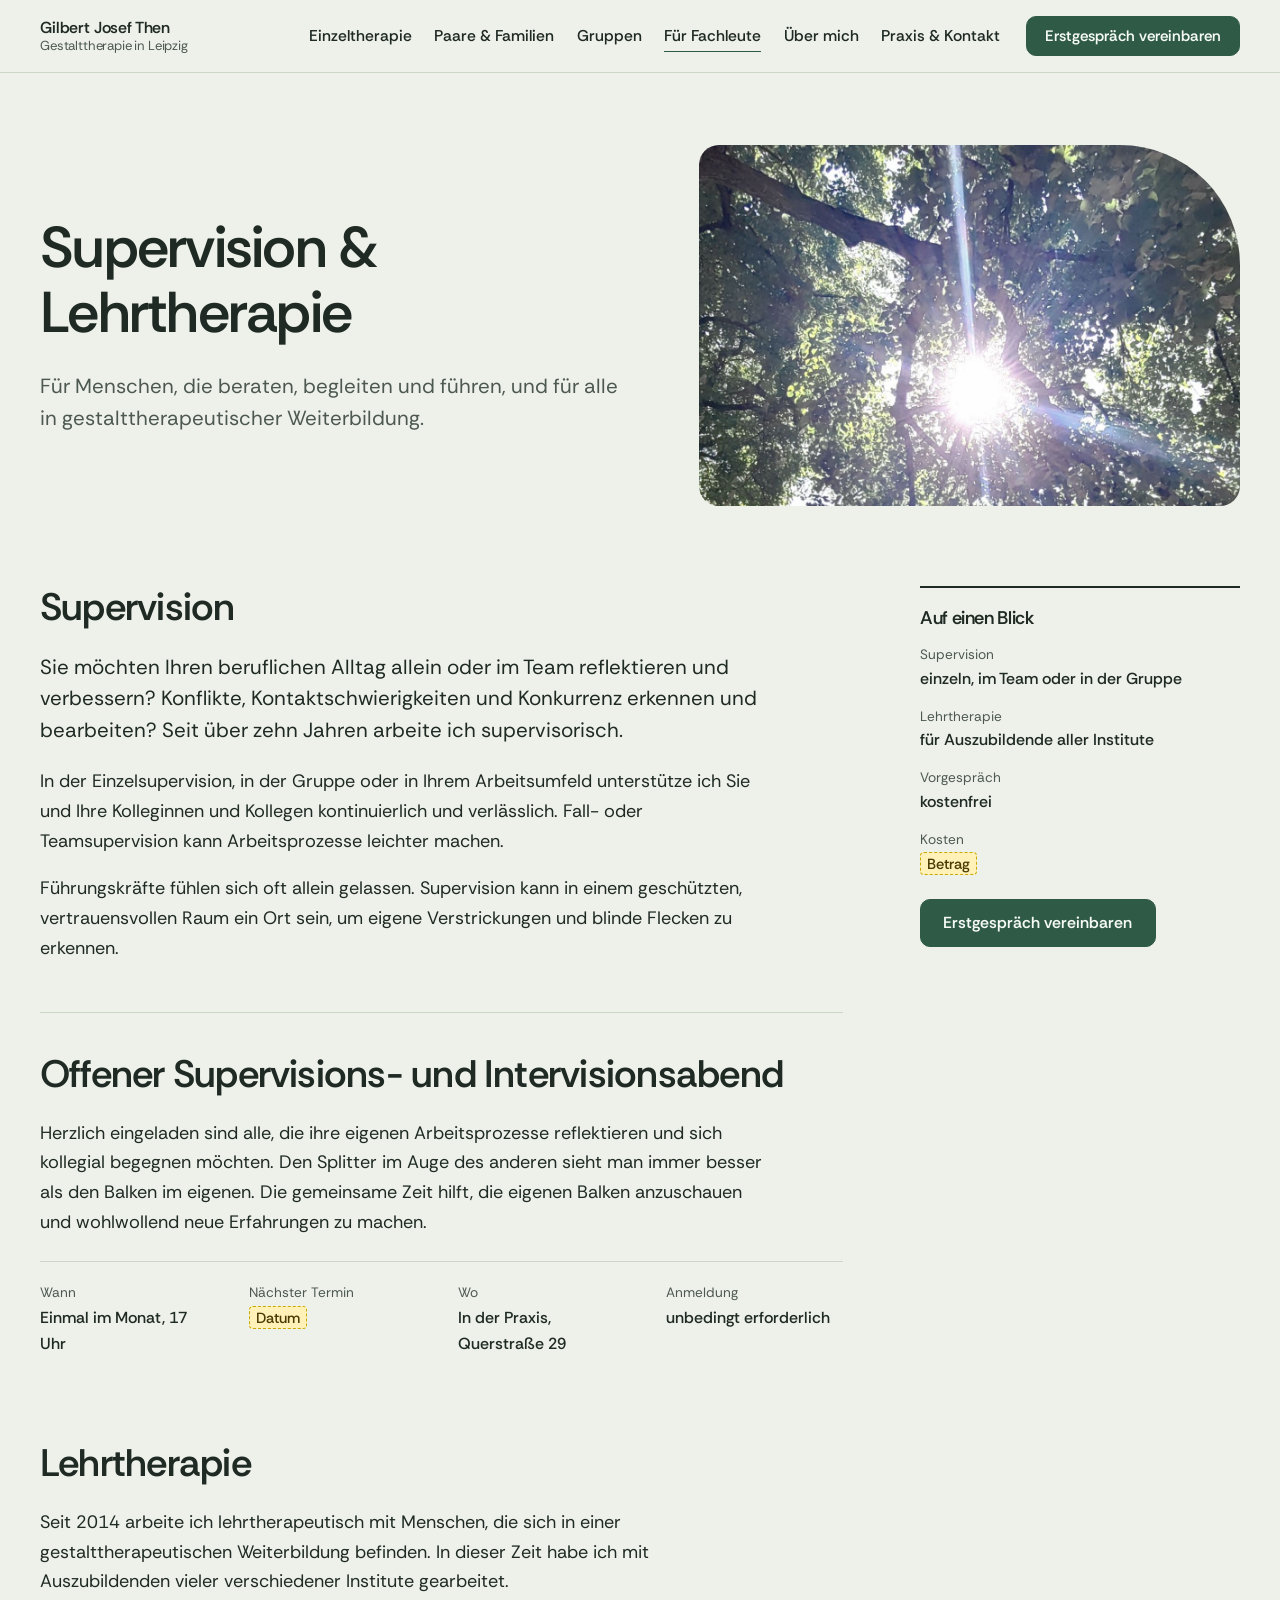
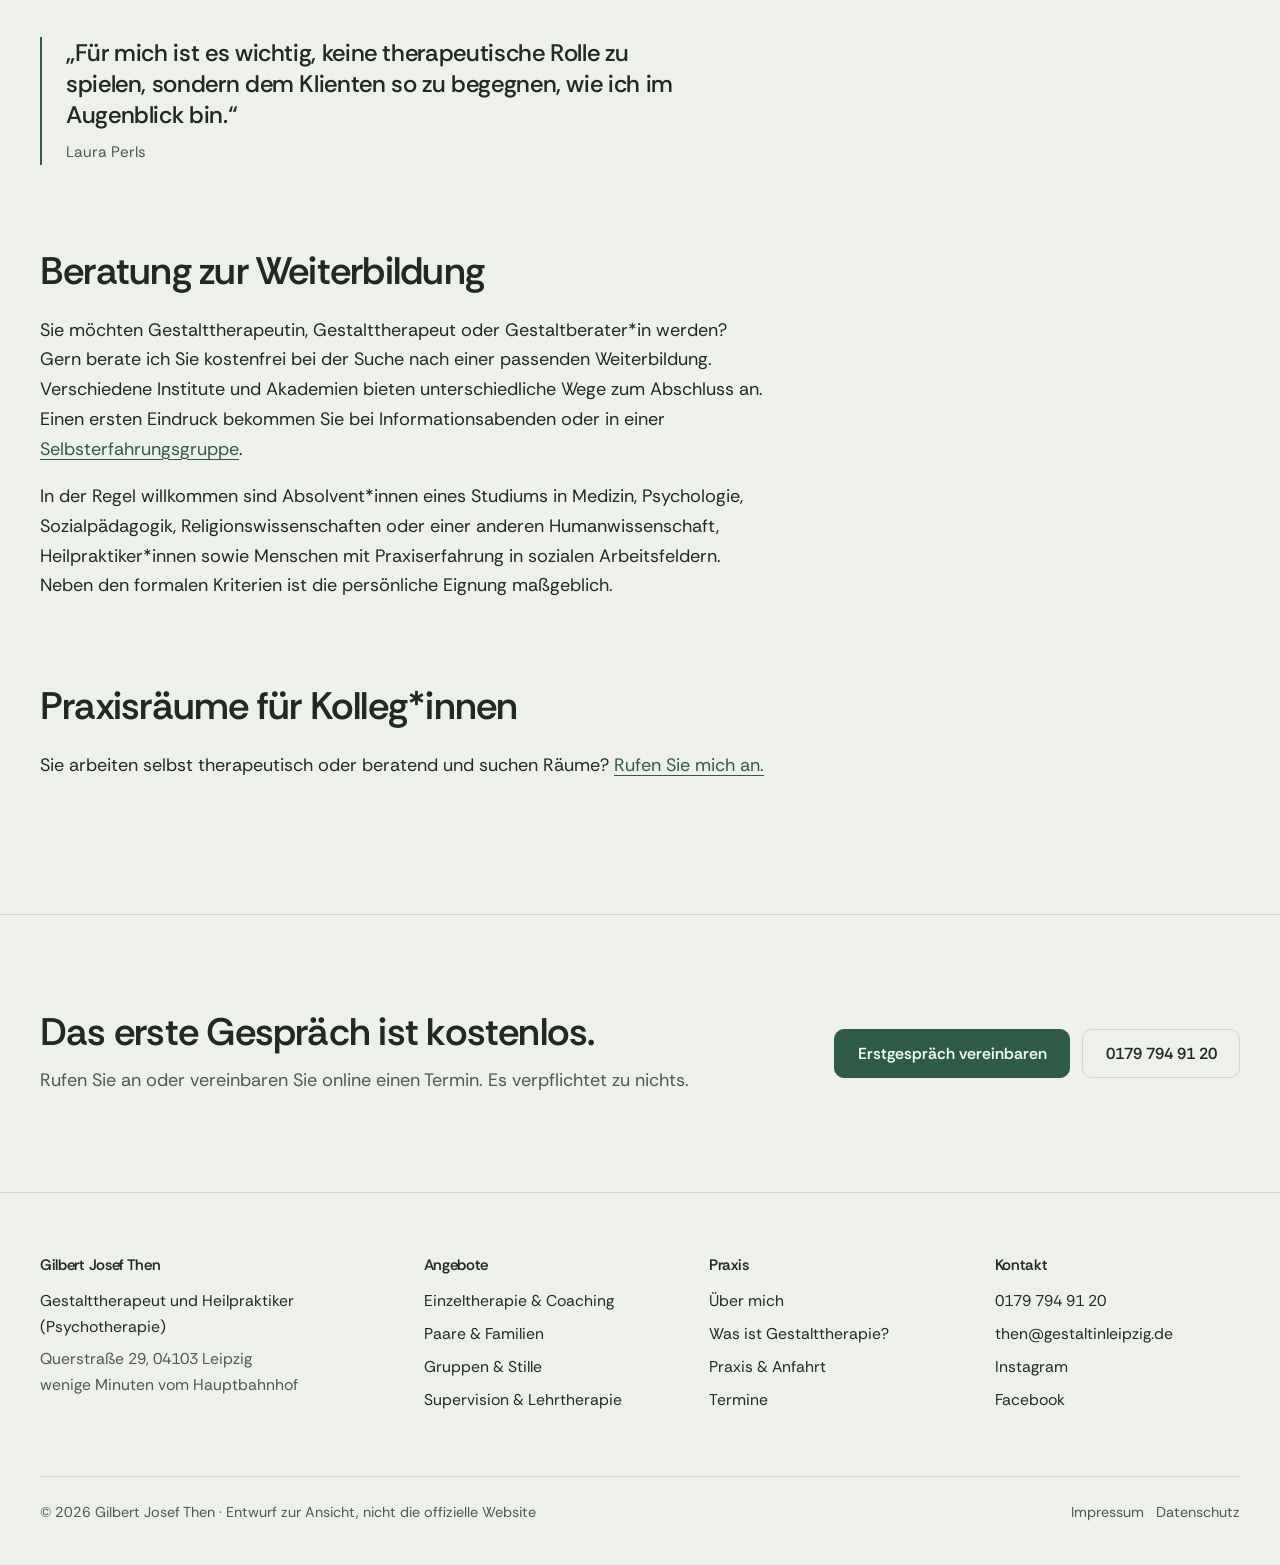
<file: fachleute.html>
<!doctype html>
<html lang="de">
<head>
<meta charset="utf-8">
<meta name="viewport" content="width=device-width, initial-scale=1">
<title>Supervision, Intervision & Lehrtherapie in Leipzig · Gilbert Josef Then</title>
<meta name="description" content="Supervision für Einzelne, Teams und Führungskräfte, offener Intervisionsabend und Lehrtherapie für Menschen in gestalttherapeutischer Weiterbildung in Leipzig.">
<meta name="color-scheme" content="light">
<meta name="robots" content="noindex, nofollow">
<link rel="preload" href="schriften/rethink-sans-400.woff2" as="font" type="font/woff2" crossorigin>
<link rel="preload" href="schriften/rethink-sans-600.woff2" as="font" type="font/woff2" crossorigin>
<link rel="stylesheet" href="stil.css?v=1795382842">
<link rel="icon" href="bilder/logo-handschrift.png">
</head>
<body>
<a class="sprung" href="#inhalt">Zum Inhalt springen</a>
<header class="kopf">
  <div class="huelle">
    <a class="logo" href="index.html" aria-label="Startseite Gilbert Josef Then">
      <span>Gilbert Josef Then<small>Gestalttherapie in Leipzig</small></span>
    </a>
    <nav class="nav" aria-label="Hauptmenü"><ul><li><a href="einzeltherapie.html">Einzeltherapie</a></li><li><a href="paare-familien.html">Paare &amp; Familien</a></li><li><a href="gruppen.html">Gruppen</a></li><li><a href="fachleute.html" aria-current="page">Für Fachleute</a></li><li><a href="ueber-mich.html">Über mich</a></li><li><a href="kontakt.html">Praxis &amp; Kontakt</a></li></ul><a class="knopf" href="kontakt.html#erstgespraech">Erstgespräch vereinbaren</a></nav>
    <details class="menue">
      <summary>Menü</summary>
      <nav aria-label="Hauptmenü mobil"><ul><li><a href="einzeltherapie.html">Einzeltherapie</a></li><li><a href="paare-familien.html">Paare &amp; Familien</a></li><li><a href="gruppen.html">Gruppen</a></li><li><a href="fachleute.html" aria-current="page">Für Fachleute</a></li><li><a href="ueber-mich.html">Über mich</a></li><li><a href="kontakt.html">Praxis &amp; Kontakt</a></li></ul><a class="knopf" href="kontakt.html#erstgespraech">Erstgespräch vereinbaren</a></nav>
    </details>
  </div>
</header>
<main id="inhalt">


<section class="seitenkopf">
  <div class="huelle">
    <div>
      <h1 class="einblenden">Supervision &amp; Lehrtherapie</h1>
      <p class="gross leise einblenden einblenden--2">Für Menschen, die beraten, begleiten und führen, und für alle in gestalttherapeutischer Weiterbildung.</p>
    </div>
    <img class="einblenden einblenden--2" src="bilder/ton/licht-blaetter.jpg" alt="Sonnenlicht scheint durch eine Baumkrone" style="object-position: 50% 35%" fetchpriority="high">
  </div>
</section>

<section class="abschnitt" style="padding-top: 2rem">
  <div class="huelle inhalt">
    <div class="text">
      <h2>Supervision</h2>
      <p class="gross">Sie möchten Ihren beruflichen Alltag allein oder im Team reflektieren und verbessern? Konflikte, Kontaktschwierigkeiten und Konkurrenz erkennen und bearbeiten? Seit über zehn Jahren arbeite ich supervisorisch.</p>
      <p>In der Einzelsupervision, in der Gruppe oder in Ihrem Arbeitsumfeld unterstütze ich Sie und Ihre Kolleginnen und Kollegen kontinuierlich und verlässlich. Fall- oder Teamsupervision kann Arbeitsprozesse leichter machen.</p>
      <p>Führungskräfte fühlen sich oft allein gelassen. Supervision kann in einem geschützten, vertrauensvollen Raum ein Ort sein, um eigene Verstrickungen und blinde Flecken zu erkennen.</p>

      <article class="block" id="intervision">
        <h2>Offener Supervisions- und Intervisionsabend</h2>
        <p>Herzlich eingeladen sind alle, die ihre eigenen Arbeitsprozesse reflektieren und sich kollegial begegnen möchten. Den Splitter im Auge des anderen sieht man immer besser als den Balken im eigenen. Die gemeinsame Zeit hilft, die eigenen Balken anzuschauen und wohlwollend neue Erfahrungen zu machen.</p>
        <dl class="block__fakten">
          <div><dt>Wann</dt><dd>Einmal im Monat, 17 Uhr</dd></div>
          <div><dt>Nächster Termin</dt><dd><span class="ergaenzen">Datum</span></dd></div>
          <div><dt>Wo</dt><dd>In der Praxis, Querstraße 29</dd></div>
          <div><dt>Anmeldung</dt><dd>unbedingt erforderlich</dd></div>
        </dl>
      </article>

      <h2>Lehrtherapie</h2>
      <p>Seit 2014 arbeite ich lehrtherapeutisch mit Menschen, die sich in einer gestalttherapeutischen Weiterbildung befinden. In dieser Zeit habe ich mit Auszubildenden vieler verschiedener Institute gearbeitet.</p>

      <blockquote class="zitat--klein">
        <p>„Für mich ist es wichtig, keine therapeutische Rolle zu spielen, sondern dem Klienten so zu begegnen, wie ich im Augenblick bin.“</p>
        <footer>Laura Perls</footer>
      </blockquote>

      <h2>Beratung zur Weiterbildung</h2>
      <p>Sie möchten Gestalttherapeutin, Gestalttherapeut oder Gestaltberater*in werden? Gern berate ich Sie kostenfrei bei der Suche nach einer passenden Weiterbildung. Verschiedene Institute und Akademien bieten unterschiedliche Wege zum Abschluss an. Einen ersten Eindruck bekommen Sie bei Informationsabenden oder in einer <a href="gruppen.html#selbsterfahrung">Selbsterfahrungsgruppe</a>.</p>
      <p>In der Regel willkommen sind Absolvent*innen eines Studiums in Medizin, Psychologie, Sozialpädagogik, Religionswissenschaften oder einer anderen Humanwissenschaft, Heilpraktiker*innen sowie Menschen mit Praxiserfahrung in sozialen Arbeitsfeldern. Neben den formalen Kriterien ist die persönliche Eignung maßgeblich.</p>

      <h2>Praxisräume für Kolleg*innen</h2>
      <p>Sie arbeiten selbst therapeutisch oder beratend und suchen Räume? <a href="tel:+491797949120">Rufen Sie mich an.</a></p>
    </div>

    <aside class="kasten" aria-labelledby="kasten-titel">
      <h2 id="kasten-titel">Auf einen Blick</h2>
      <dl>
        <dt>Supervision</dt><dd>einzeln, im Team oder in der Gruppe</dd>
        <dt>Lehrtherapie</dt><dd>für Auszubildende aller Institute</dd>
        <dt>Vorgespräch</dt><dd>kostenfrei</dd>
        <dt>Kosten</dt><dd><span class="ergaenzen">Betrag</span></dd>
      </dl>
      <a class="knopf" href="kontakt.html#erstgespraech">Erstgespräch vereinbaren</a>
    </aside>
  </div>
</section>

<section class="aufruf" aria-labelledby="aufruf-titel">
  <div class="huelle">
    <div>
      <h2 id="aufruf-titel">Das erste Gespräch ist kostenlos.</h2>
      <p>Rufen Sie an oder vereinbaren Sie online einen Termin. Es verpflichtet zu nichts.</p>
    </div>
    <div class="knoepfe">
      <a class="knopf" href="kontakt.html#erstgespraech">Erstgespräch vereinbaren</a>
      <a class="knopf knopf--kontur" href="tel:+491797949120">0179 794 91 20</a>
    </div>
  </div>
</section>
</main>
<footer class="fuss">
  <div class="huelle">
    <div class="fuss__raster">
      <div>
        <h2>Gilbert Josef Then</h2>
        <p>Gestalttherapeut und Heilpraktiker (Psychotherapie)</p>
        <p class="leise">Querstraße 29, 04103 Leipzig<br>wenige Minuten vom Hauptbahnhof</p>
      </div>
      <div>
        <h2>Angebote</h2>
        <ul>
          <li><a href="einzeltherapie.html">Einzeltherapie &amp; Coaching</a></li>
          <li><a href="paare-familien.html">Paare &amp; Familien</a></li>
          <li><a href="gruppen.html">Gruppen &amp; Stille</a></li>
          <li><a href="fachleute.html">Supervision &amp; Lehrtherapie</a></li>
        </ul>
      </div>
      <div>
        <h2>Praxis</h2>
        <ul>
          <li><a href="ueber-mich.html">Über mich</a></li>
          <li><a href="gestalttherapie.html">Was ist Gestalttherapie?</a></li>
          <li><a href="kontakt.html">Praxis &amp; Anfahrt</a></li>
          <li><a href="gruppen.html#termine">Termine</a></li>
        </ul>
      </div>
      <div>
        <h2>Kontakt</h2>
        <ul>
          <li><a href="tel:+491797949120">0179 794 91 20</a></li>
          <li><a href="mailto:then@gestaltinleipzig.de">then@gestaltinleipzig.de</a></li>
          <li><a href="https://www.instagram.com/then_gilbert/" rel="noopener">Instagram</a></li>
          <li><a href="https://de-de.facebook.com/gilbert.then1/" rel="noopener">Facebook</a></li>
        </ul>
      </div>
    </div>
    <div class="fuss__unten">
      <span>© 2026 Gilbert Josef Then · Entwurf zur Ansicht, nicht die offizielle Website</span>
      <span><a href="impressum.html">Impressum</a> &nbsp; <a href="datenschutz.html">Datenschutz</a></span>
    </div>
  </div>
</footer>
</body>
</html>
</file>
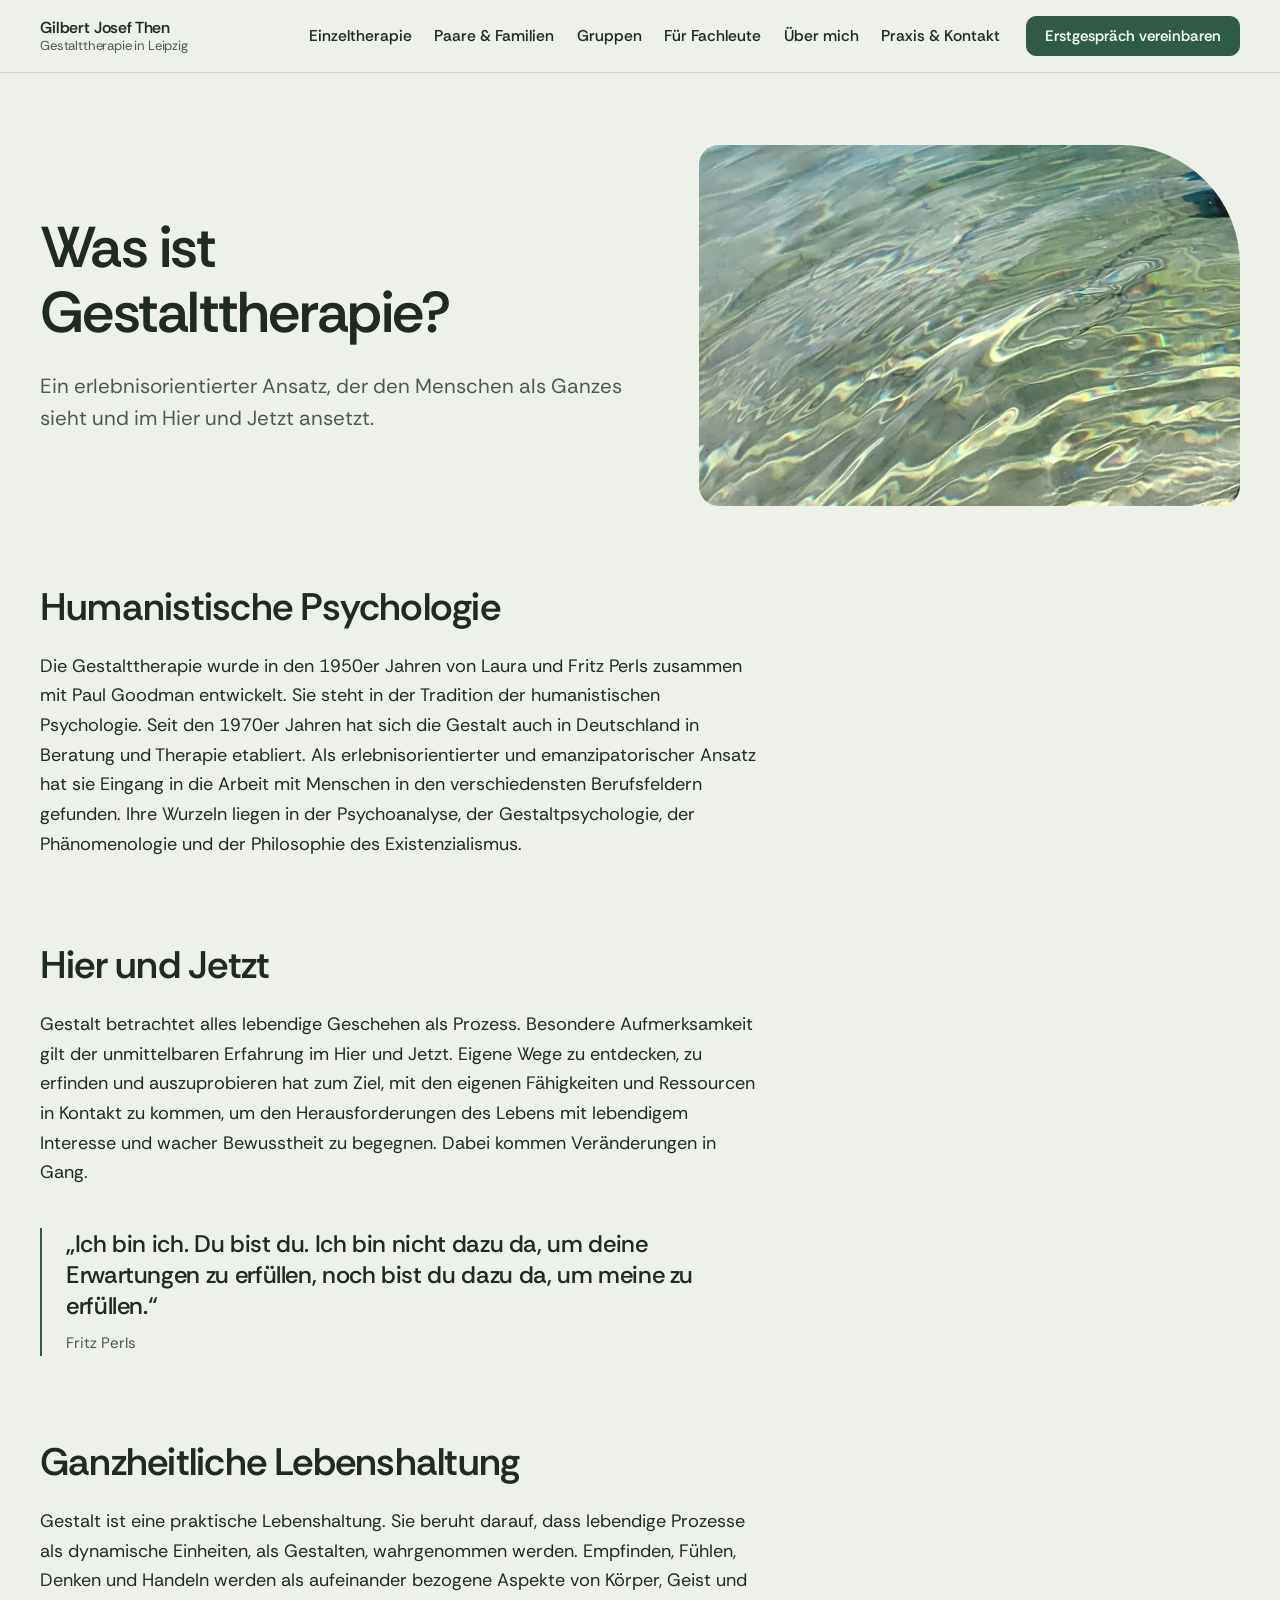
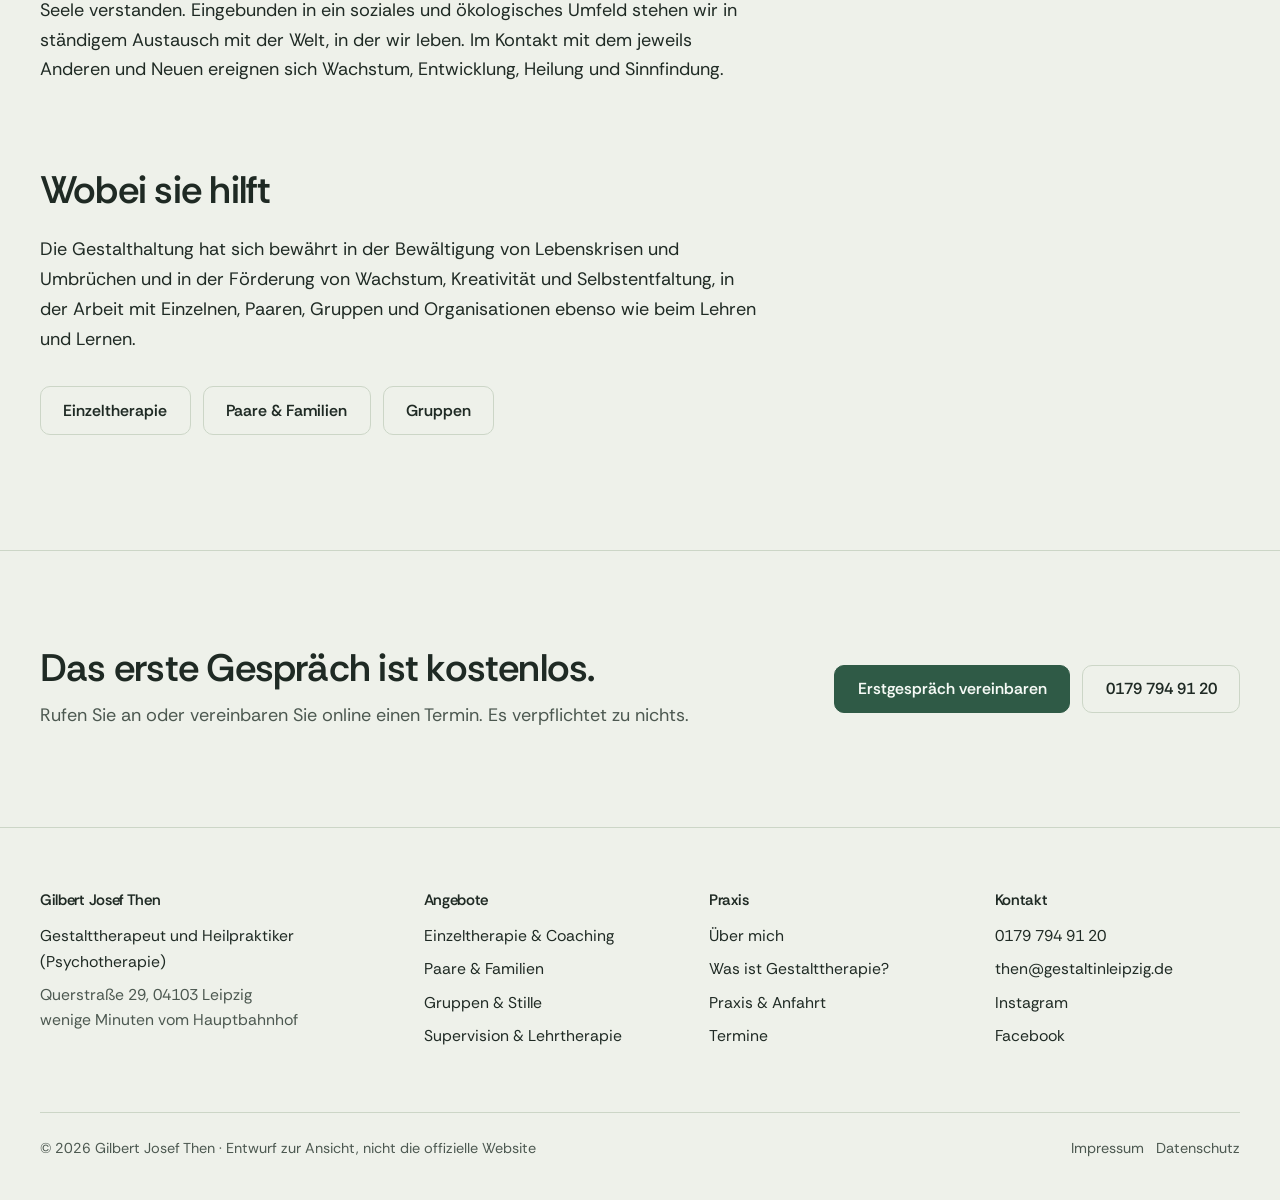
<file: gestalttherapie.html>
<!doctype html>
<html lang="de">
<head>
<meta charset="utf-8">
<meta name="viewport" content="width=device-width, initial-scale=1">
<title>Was ist Gestalttherapie? · Gilbert Josef Then, Leipzig</title>
<meta name="description" content="Gestalttherapie kurz erklärt: humanistische Psychologie, Hier und Jetzt, ganzheitliche Lebenshaltung. Von Gilbert Josef Then, Gestalttherapeut in Leipzig.">
<meta name="color-scheme" content="light">
<meta name="robots" content="noindex, nofollow">
<link rel="preload" href="schriften/rethink-sans-400.woff2" as="font" type="font/woff2" crossorigin>
<link rel="preload" href="schriften/rethink-sans-600.woff2" as="font" type="font/woff2" crossorigin>
<link rel="stylesheet" href="stil.css?v=1795382842">
<link rel="icon" href="bilder/logo-handschrift.png">
</head>
<body>
<a class="sprung" href="#inhalt">Zum Inhalt springen</a>
<header class="kopf">
  <div class="huelle">
    <a class="logo" href="index.html" aria-label="Startseite Gilbert Josef Then">
      <span>Gilbert Josef Then<small>Gestalttherapie in Leipzig</small></span>
    </a>
    <nav class="nav" aria-label="Hauptmenü"><ul><li><a href="einzeltherapie.html">Einzeltherapie</a></li><li><a href="paare-familien.html">Paare &amp; Familien</a></li><li><a href="gruppen.html">Gruppen</a></li><li><a href="fachleute.html">Für Fachleute</a></li><li><a href="ueber-mich.html">Über mich</a></li><li><a href="kontakt.html">Praxis &amp; Kontakt</a></li></ul><a class="knopf" href="kontakt.html#erstgespraech">Erstgespräch vereinbaren</a></nav>
    <details class="menue">
      <summary>Menü</summary>
      <nav aria-label="Hauptmenü mobil"><ul><li><a href="einzeltherapie.html">Einzeltherapie</a></li><li><a href="paare-familien.html">Paare &amp; Familien</a></li><li><a href="gruppen.html">Gruppen</a></li><li><a href="fachleute.html">Für Fachleute</a></li><li><a href="ueber-mich.html">Über mich</a></li><li><a href="kontakt.html">Praxis &amp; Kontakt</a></li></ul><a class="knopf" href="kontakt.html#erstgespraech">Erstgespräch vereinbaren</a></nav>
    </details>
  </div>
</header>
<main id="inhalt">


<section class="seitenkopf">
  <div class="huelle">
    <div>
      <h1 class="einblenden">Was ist Gestalttherapie?</h1>
      <p class="gross leise einblenden einblenden--2">Ein erlebnisorientierter Ansatz, der den Menschen als Ganzes sieht und im Hier und Jetzt ansetzt.</p>
    </div>
    <img class="einblenden einblenden--2" src="bilder/ton/licht-wasser.jpg" alt="Lichtspiel auf klarem, flachem Wasser" fetchpriority="high">
  </div>
</section>

<section class="abschnitt" style="padding-top: 2rem">
  <div class="huelle inhalt inhalt--breit">
    <div class="text">
      <h2>Humanistische Psychologie</h2>
      <p>Die Gestalttherapie wurde in den 1950er Jahren von Laura und Fritz Perls zusammen mit Paul Goodman entwickelt. Sie steht in der Tradition der humanistischen Psychologie. Seit den 1970er Jahren hat sich die Gestalt auch in Deutschland in Beratung und Therapie etabliert. Als erlebnisorientierter und emanzipatorischer Ansatz hat sie Eingang in die Arbeit mit Menschen in den verschiedensten Berufsfeldern gefunden. Ihre Wurzeln liegen in der Psychoanalyse, der Gestaltpsychologie, der Phänomenologie und der Philosophie des Existenzialismus.</p>

      <h2>Hier und Jetzt</h2>
      <p>Gestalt betrachtet alles lebendige Geschehen als Prozess. Besondere Aufmerksamkeit gilt der unmittelbaren Erfahrung im Hier und Jetzt. Eigene Wege zu entdecken, zu erfinden und auszuprobieren hat zum Ziel, mit den eigenen Fähigkeiten und Ressourcen in Kontakt zu kommen, um den Herausforderungen des Lebens mit lebendigem Interesse und wacher Bewusstheit zu begegnen. Dabei kommen Veränderungen in Gang.</p>

      <blockquote class="zitat--klein">
        <p>„Ich bin ich. Du bist du. Ich bin nicht dazu da, um deine Erwartungen zu erfüllen, noch bist du dazu da, um meine zu erfüllen.“</p>
        <footer>Fritz Perls</footer>
      </blockquote>

      <h2>Ganzheitliche Lebenshaltung</h2>
      <p>Gestalt ist eine praktische Lebenshaltung. Sie beruht darauf, dass lebendige Prozesse als dynamische Einheiten, als Gestalten, wahrgenommen werden. Empfinden, Fühlen, Denken und Handeln werden als aufeinander bezogene Aspekte von Körper, Geist und Seele verstanden. Eingebunden in ein soziales und ökologisches Umfeld stehen wir in ständigem Austausch mit der Welt, in der wir leben. Im Kontakt mit dem jeweils Anderen und Neuen ereignen sich Wachstum, Entwicklung, Heilung und Sinnfindung.</p>

      <h2>Wobei sie hilft</h2>
      <p>Die Gestalthaltung hat sich bewährt in der Bewältigung von Lebenskrisen und Umbrüchen und in der Förderung von Wachstum, Kreativität und Selbstentfaltung, in der Arbeit mit Einzelnen, Paaren, Gruppen und Organisationen ebenso wie beim Lehren und Lernen.</p>
      <div class="knoepfe">
        <a class="knopf knopf--kontur" href="einzeltherapie.html">Einzeltherapie</a>
        <a class="knopf knopf--kontur" href="paare-familien.html">Paare &amp; Familien</a>
        <a class="knopf knopf--kontur" href="gruppen.html">Gruppen</a>
      </div>
    </div>

  </div>
</section>

<section class="aufruf" aria-labelledby="aufruf-titel">
  <div class="huelle">
    <div>
      <h2 id="aufruf-titel">Das erste Gespräch ist kostenlos.</h2>
      <p>Rufen Sie an oder vereinbaren Sie online einen Termin. Es verpflichtet zu nichts.</p>
    </div>
    <div class="knoepfe">
      <a class="knopf" href="kontakt.html#erstgespraech">Erstgespräch vereinbaren</a>
      <a class="knopf knopf--kontur" href="tel:+491797949120">0179 794 91 20</a>
    </div>
  </div>
</section>
</main>
<footer class="fuss">
  <div class="huelle">
    <div class="fuss__raster">
      <div>
        <h2>Gilbert Josef Then</h2>
        <p>Gestalttherapeut und Heilpraktiker (Psychotherapie)</p>
        <p class="leise">Querstraße 29, 04103 Leipzig<br>wenige Minuten vom Hauptbahnhof</p>
      </div>
      <div>
        <h2>Angebote</h2>
        <ul>
          <li><a href="einzeltherapie.html">Einzeltherapie &amp; Coaching</a></li>
          <li><a href="paare-familien.html">Paare &amp; Familien</a></li>
          <li><a href="gruppen.html">Gruppen &amp; Stille</a></li>
          <li><a href="fachleute.html">Supervision &amp; Lehrtherapie</a></li>
        </ul>
      </div>
      <div>
        <h2>Praxis</h2>
        <ul>
          <li><a href="ueber-mich.html">Über mich</a></li>
          <li><a href="gestalttherapie.html">Was ist Gestalttherapie?</a></li>
          <li><a href="kontakt.html">Praxis &amp; Anfahrt</a></li>
          <li><a href="gruppen.html#termine">Termine</a></li>
        </ul>
      </div>
      <div>
        <h2>Kontakt</h2>
        <ul>
          <li><a href="tel:+491797949120">0179 794 91 20</a></li>
          <li><a href="mailto:then@gestaltinleipzig.de">then@gestaltinleipzig.de</a></li>
          <li><a href="https://www.instagram.com/then_gilbert/" rel="noopener">Instagram</a></li>
          <li><a href="https://de-de.facebook.com/gilbert.then1/" rel="noopener">Facebook</a></li>
        </ul>
      </div>
    </div>
    <div class="fuss__unten">
      <span>© 2026 Gilbert Josef Then · Entwurf zur Ansicht, nicht die offizielle Website</span>
      <span><a href="impressum.html">Impressum</a> &nbsp; <a href="datenschutz.html">Datenschutz</a></span>
    </div>
  </div>
</footer>
</body>
</html>
</file>
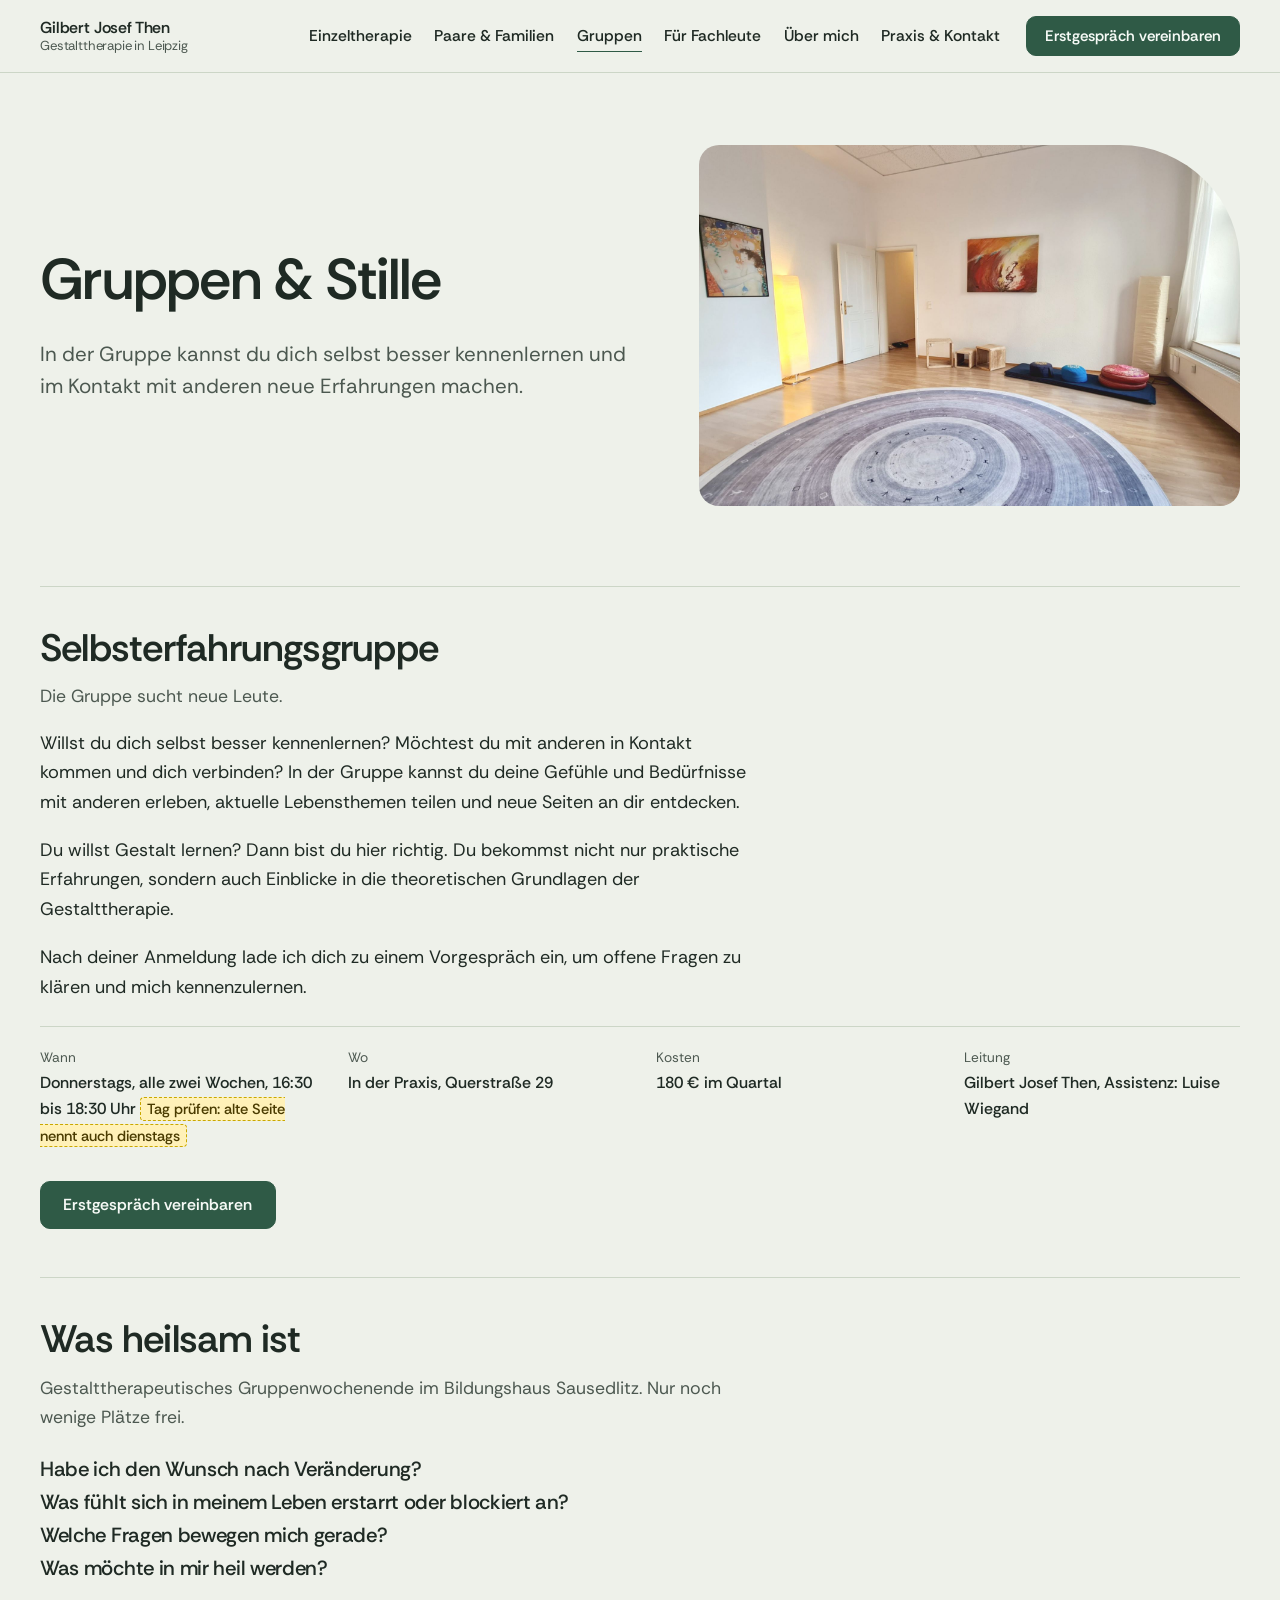
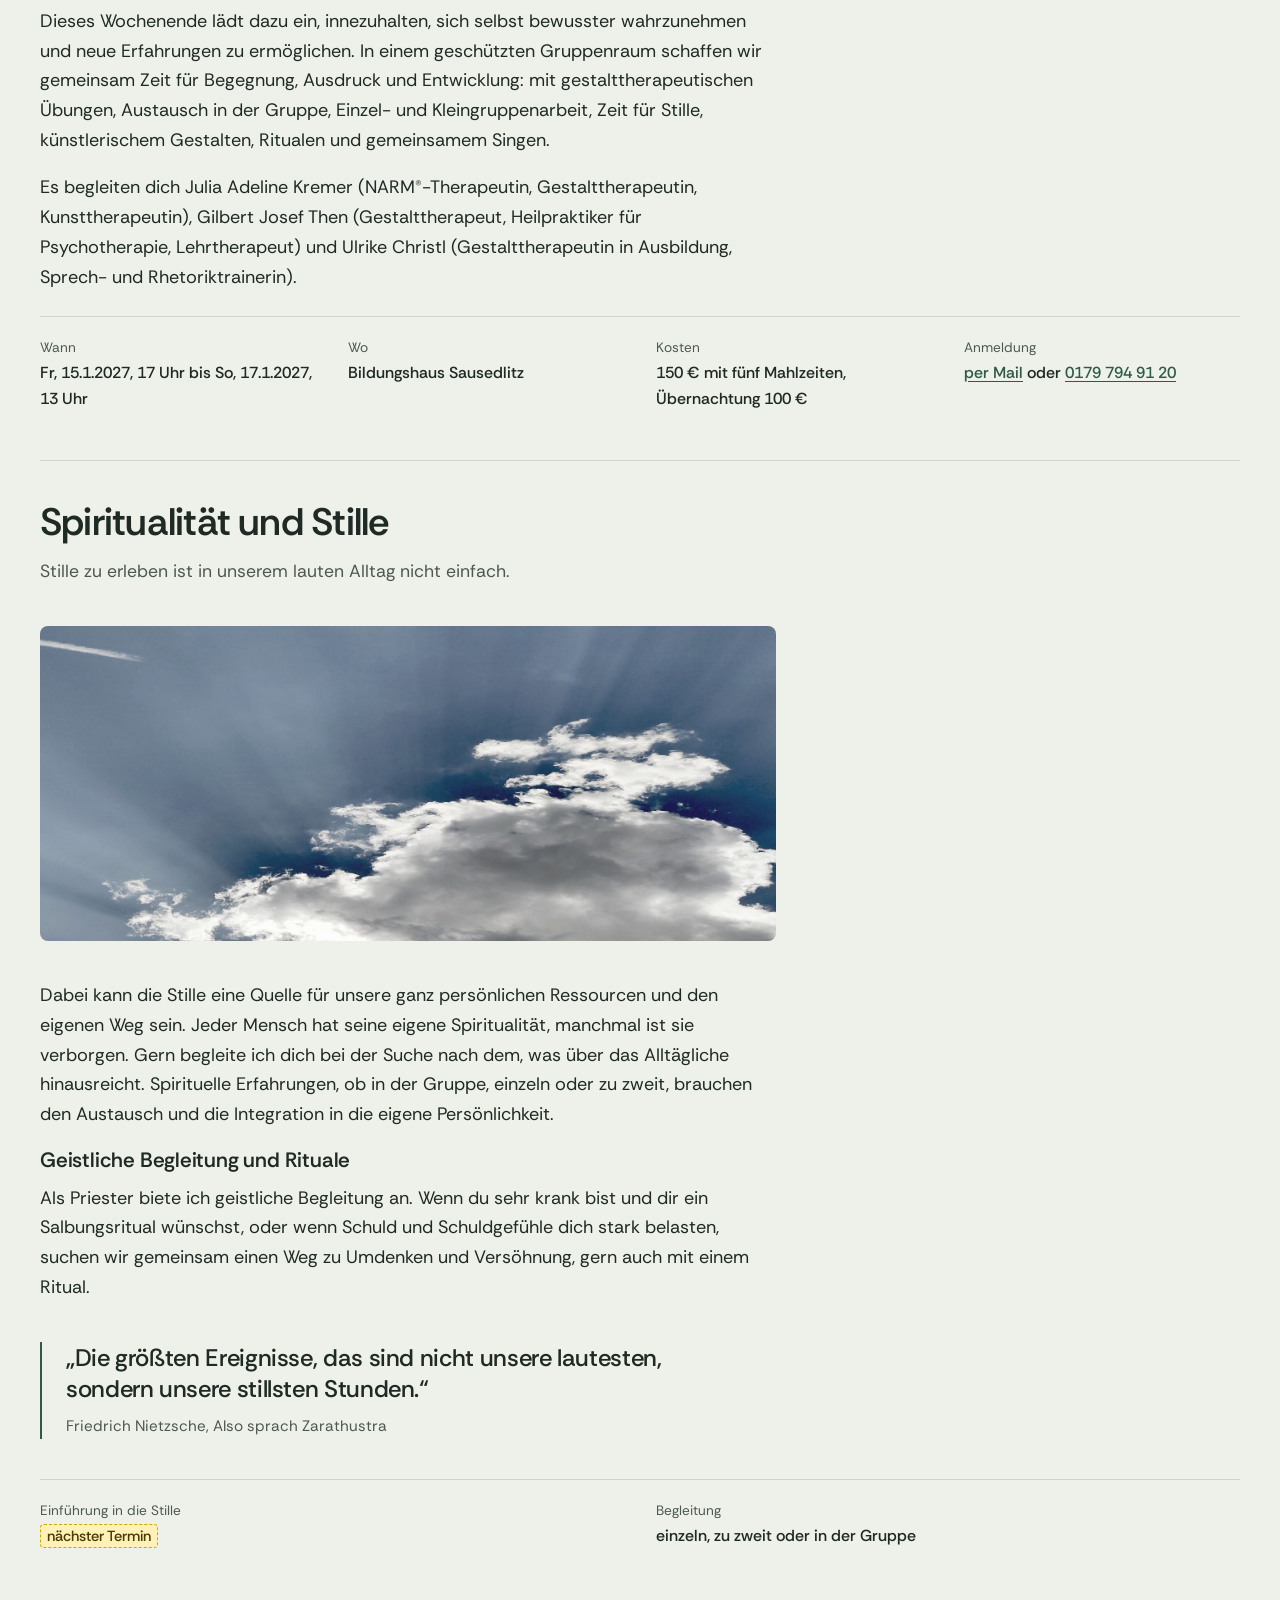
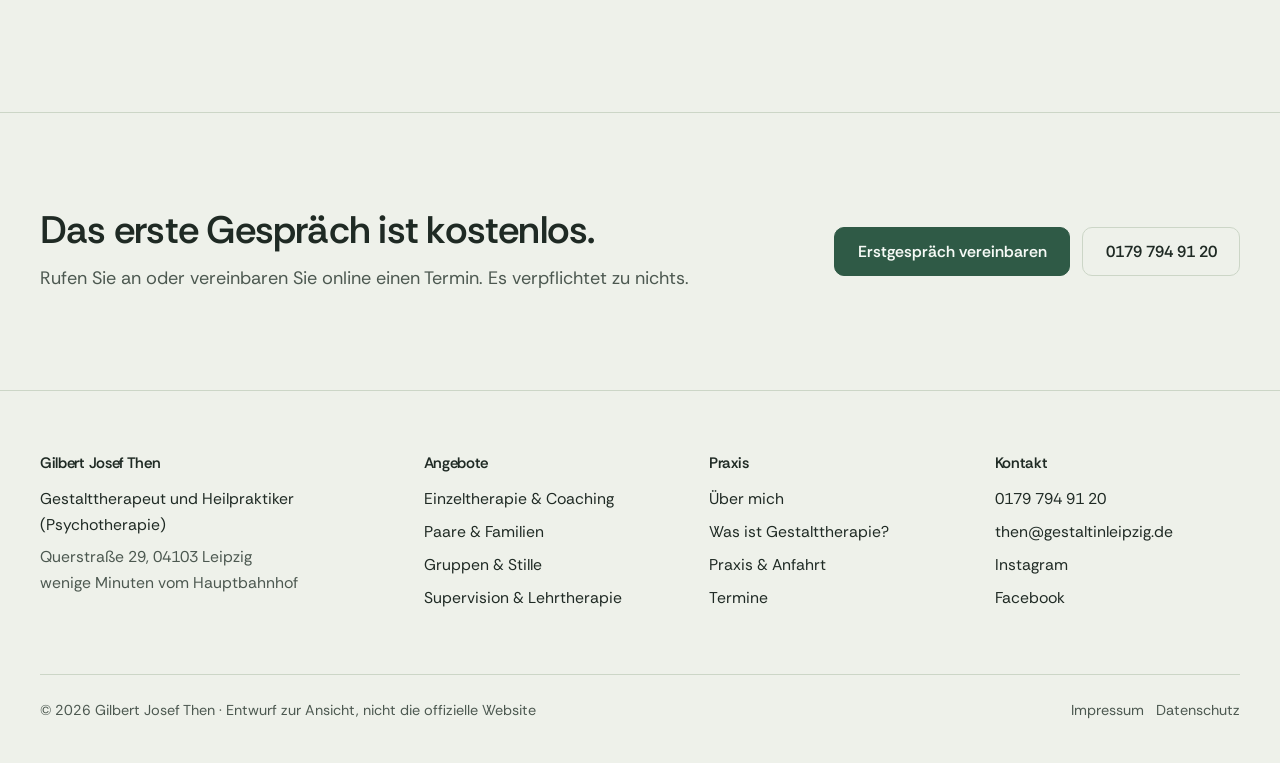
<file: gruppen.html>
<!doctype html>
<html lang="de">
<head>
<meta charset="utf-8">
<meta name="viewport" content="width=device-width, initial-scale=1">
<title>Selbsterfahrungsgruppe & Gruppenwochenende in Leipzig · Gilbert Josef Then</title>
<meta name="description" content="Gestalttherapeutische Selbsterfahrungsgruppe in Leipzig, Gruppenwochenende „Was heilsam ist“ und spirituelle Begleitung. Neue Teilnehmende willkommen.">
<meta name="color-scheme" content="light">
<meta name="robots" content="noindex, nofollow">
<link rel="preload" href="schriften/rethink-sans-400.woff2" as="font" type="font/woff2" crossorigin>
<link rel="preload" href="schriften/rethink-sans-600.woff2" as="font" type="font/woff2" crossorigin>
<link rel="stylesheet" href="stil.css?v=1795382842">
<link rel="icon" href="bilder/logo-handschrift.png">
</head>
<body>
<a class="sprung" href="#inhalt">Zum Inhalt springen</a>
<header class="kopf">
  <div class="huelle">
    <a class="logo" href="index.html" aria-label="Startseite Gilbert Josef Then">
      <span>Gilbert Josef Then<small>Gestalttherapie in Leipzig</small></span>
    </a>
    <nav class="nav" aria-label="Hauptmenü"><ul><li><a href="einzeltherapie.html">Einzeltherapie</a></li><li><a href="paare-familien.html">Paare &amp; Familien</a></li><li><a href="gruppen.html" aria-current="page">Gruppen</a></li><li><a href="fachleute.html">Für Fachleute</a></li><li><a href="ueber-mich.html">Über mich</a></li><li><a href="kontakt.html">Praxis &amp; Kontakt</a></li></ul><a class="knopf" href="kontakt.html#erstgespraech">Erstgespräch vereinbaren</a></nav>
    <details class="menue">
      <summary>Menü</summary>
      <nav aria-label="Hauptmenü mobil"><ul><li><a href="einzeltherapie.html">Einzeltherapie</a></li><li><a href="paare-familien.html">Paare &amp; Familien</a></li><li><a href="gruppen.html" aria-current="page">Gruppen</a></li><li><a href="fachleute.html">Für Fachleute</a></li><li><a href="ueber-mich.html">Über mich</a></li><li><a href="kontakt.html">Praxis &amp; Kontakt</a></li></ul><a class="knopf" href="kontakt.html#erstgespraech">Erstgespräch vereinbaren</a></nav>
    </details>
  </div>
</header>
<main id="inhalt">


<section class="seitenkopf">
  <div class="huelle">
    <div>
      <h1 class="einblenden">Gruppen &amp; Stille</h1>
      <p class="gross leise einblenden einblenden--2">In der Gruppe kannst du dich selbst besser kennenlernen und im Kontakt mit anderen neue Erfahrungen machen.</p>
    </div>
    <img class="einblenden einblenden--2" src="bilder/ton/raum-gruppe.jpg" alt="Gruppenraum der Praxis mit rundem Teppich und Sitzkissen" fetchpriority="high">
  </div>
</section>

<section class="abschnitt" id="termine" style="padding-top: 2rem">
  <div class="huelle inhalt inhalt--breit">
    <div class="text">

      <article class="block" id="selbsterfahrung">
        <h2>Selbsterfahrungsgruppe</h2>
        <p class="untertitel">Die Gruppe sucht neue Leute.</p>
        <p>Willst du dich selbst besser kennenlernen? Möchtest du mit anderen in Kontakt kommen und dich verbinden? In der Gruppe kannst du deine Gefühle und Bedürfnisse mit anderen erleben, aktuelle Lebensthemen teilen und neue Seiten an dir entdecken.</p>
        <p>Du willst Gestalt lernen? Dann bist du hier richtig. Du bekommst nicht nur praktische Erfahrungen, sondern auch Einblicke in die theoretischen Grundlagen der Gestalttherapie.</p>
        <p>Nach deiner Anmeldung lade ich dich zu einem Vorgespräch ein, um offene Fragen zu klären und mich kennenzulernen.</p>
        <dl class="block__fakten">
          <div><dt>Wann</dt><dd>Donnerstags, alle zwei Wochen, 16:30 bis 18:30 Uhr <span class="ergaenzen">Tag prüfen: alte Seite nennt auch dienstags</span></dd></div>
          <div><dt>Wo</dt><dd>In der Praxis, Querstraße 29</dd></div>
          <div><dt>Kosten</dt><dd>180 € im Quartal</dd></div>
          <div><dt>Leitung</dt><dd>Gilbert Josef Then, Assistenz: Luise Wiegand</dd></div>
        </dl>
        <div class="knoepfe"><a class="knopf" href="kontakt.html#erstgespraech">Erstgespräch vereinbaren</a></div>
      </article>

      <article class="block" id="wochenende">
        <h2>Was heilsam ist</h2>
        <p class="untertitel">Gestalttherapeutisches Gruppenwochenende im Bildungshaus Sausedlitz. Nur noch wenige Plätze frei.</p>
        <ul class="fragen">
          <li>Habe ich den Wunsch nach Veränderung?</li>
          <li>Was fühlt sich in meinem Leben erstarrt oder blockiert an?</li>
          <li>Welche Fragen bewegen mich gerade?</li>
          <li>Was möchte in mir heil werden?</li>
        </ul>
        <p>Dieses Wochenende lädt dazu ein, innezuhalten, sich selbst bewusster wahrzunehmen und neue Erfahrungen zu ermöglichen. In einem geschützten Gruppenraum schaffen wir gemeinsam Zeit für Begegnung, Ausdruck und Entwicklung: mit gestalttherapeutischen Übungen, Austausch in der Gruppe, Einzel- und Kleingruppenarbeit, Zeit für Stille, künstlerischem Gestalten, Ritualen und gemeinsamem Singen.</p>
        <p>Es begleiten dich Julia Adeline Kremer (NARM®-Therapeutin, Gestalttherapeutin, Kunsttherapeutin), Gilbert Josef Then (Gestalttherapeut, Heilpraktiker für Psychotherapie, Lehrtherapeut) und Ulrike Christl (Gestalttherapeutin in Ausbildung, Sprech- und Rhetoriktrainerin).</p>
        <dl class="block__fakten">
          <div><dt>Wann</dt><dd>Fr, 15.1.2027, 17 Uhr bis So, 17.1.2027, 13 Uhr</dd></div>
          <div><dt>Wo</dt><dd>Bildungshaus Sausedlitz</dd></div>
          <div><dt>Kosten</dt><dd>150 € mit fünf Mahlzeiten, Übernachtung 100 €</dd></div>
          <div><dt>Anmeldung</dt><dd><a href="mailto:then@gestaltinleipzig.de">per Mail</a> oder <a href="tel:+491797949120">0179 794 91 20</a></dd></div>
        </dl>
      </article>

      <article class="block" id="stille">
        <h2>Spiritualität und Stille</h2>
        <p class="untertitel">Stille zu erleben ist in unserem lauten Alltag nicht einfach.</p>
        <figure class="bild-breit">
          <img src="bilder/ton/licht-wolken.jpg" alt="Weicher Himmel mit Wolken" loading="lazy">
        </figure>
        <p>Dabei kann die Stille eine Quelle für unsere ganz persönlichen Ressourcen und den eigenen Weg sein. Jeder Mensch hat seine eigene Spiritualität, manchmal ist sie verborgen. Gern begleite ich dich bei der Suche nach dem, was über das Alltägliche hinausreicht. Spirituelle Erfahrungen, ob in der Gruppe, einzeln oder zu zweit, brauchen den Austausch und die Integration in die eigene Persönlichkeit.</p>
        <h3>Geistliche Begleitung und Rituale</h3>
        <p>Als Priester biete ich geistliche Begleitung an. Wenn du sehr krank bist und dir ein Salbungsritual wünschst, oder wenn Schuld und Schuldgefühle dich stark belasten, suchen wir gemeinsam einen Weg zu Umdenken und Versöhnung, gern auch mit einem Ritual.</p>
        <blockquote class="zitat--klein">
          <p>„Die größten Ereignisse, das sind nicht unsere lautesten, sondern unsere stillsten Stunden.“</p>
          <footer>Friedrich Nietzsche, Also sprach Zarathustra</footer>
        </blockquote>
        <dl class="block__fakten">
          <div><dt>Einführung in die Stille</dt><dd><span class="ergaenzen">nächster Termin</span></dd></div>
          <div><dt>Begleitung</dt><dd>einzeln, zu zweit oder in der Gruppe</dd></div>
        </dl>
      </article>

    </div>

  </div>
</section>

<section class="aufruf" aria-labelledby="aufruf-titel">
  <div class="huelle">
    <div>
      <h2 id="aufruf-titel">Das erste Gespräch ist kostenlos.</h2>
      <p>Rufen Sie an oder vereinbaren Sie online einen Termin. Es verpflichtet zu nichts.</p>
    </div>
    <div class="knoepfe">
      <a class="knopf" href="kontakt.html#erstgespraech">Erstgespräch vereinbaren</a>
      <a class="knopf knopf--kontur" href="tel:+491797949120">0179 794 91 20</a>
    </div>
  </div>
</section>
</main>
<footer class="fuss">
  <div class="huelle">
    <div class="fuss__raster">
      <div>
        <h2>Gilbert Josef Then</h2>
        <p>Gestalttherapeut und Heilpraktiker (Psychotherapie)</p>
        <p class="leise">Querstraße 29, 04103 Leipzig<br>wenige Minuten vom Hauptbahnhof</p>
      </div>
      <div>
        <h2>Angebote</h2>
        <ul>
          <li><a href="einzeltherapie.html">Einzeltherapie &amp; Coaching</a></li>
          <li><a href="paare-familien.html">Paare &amp; Familien</a></li>
          <li><a href="gruppen.html">Gruppen &amp; Stille</a></li>
          <li><a href="fachleute.html">Supervision &amp; Lehrtherapie</a></li>
        </ul>
      </div>
      <div>
        <h2>Praxis</h2>
        <ul>
          <li><a href="ueber-mich.html">Über mich</a></li>
          <li><a href="gestalttherapie.html">Was ist Gestalttherapie?</a></li>
          <li><a href="kontakt.html">Praxis &amp; Anfahrt</a></li>
          <li><a href="gruppen.html#termine">Termine</a></li>
        </ul>
      </div>
      <div>
        <h2>Kontakt</h2>
        <ul>
          <li><a href="tel:+491797949120">0179 794 91 20</a></li>
          <li><a href="mailto:then@gestaltinleipzig.de">then@gestaltinleipzig.de</a></li>
          <li><a href="https://www.instagram.com/then_gilbert/" rel="noopener">Instagram</a></li>
          <li><a href="https://de-de.facebook.com/gilbert.then1/" rel="noopener">Facebook</a></li>
        </ul>
      </div>
    </div>
    <div class="fuss__unten">
      <span>© 2026 Gilbert Josef Then · Entwurf zur Ansicht, nicht die offizielle Website</span>
      <span><a href="impressum.html">Impressum</a> &nbsp; <a href="datenschutz.html">Datenschutz</a></span>
    </div>
  </div>
</footer>
</body>
</html>
</file>
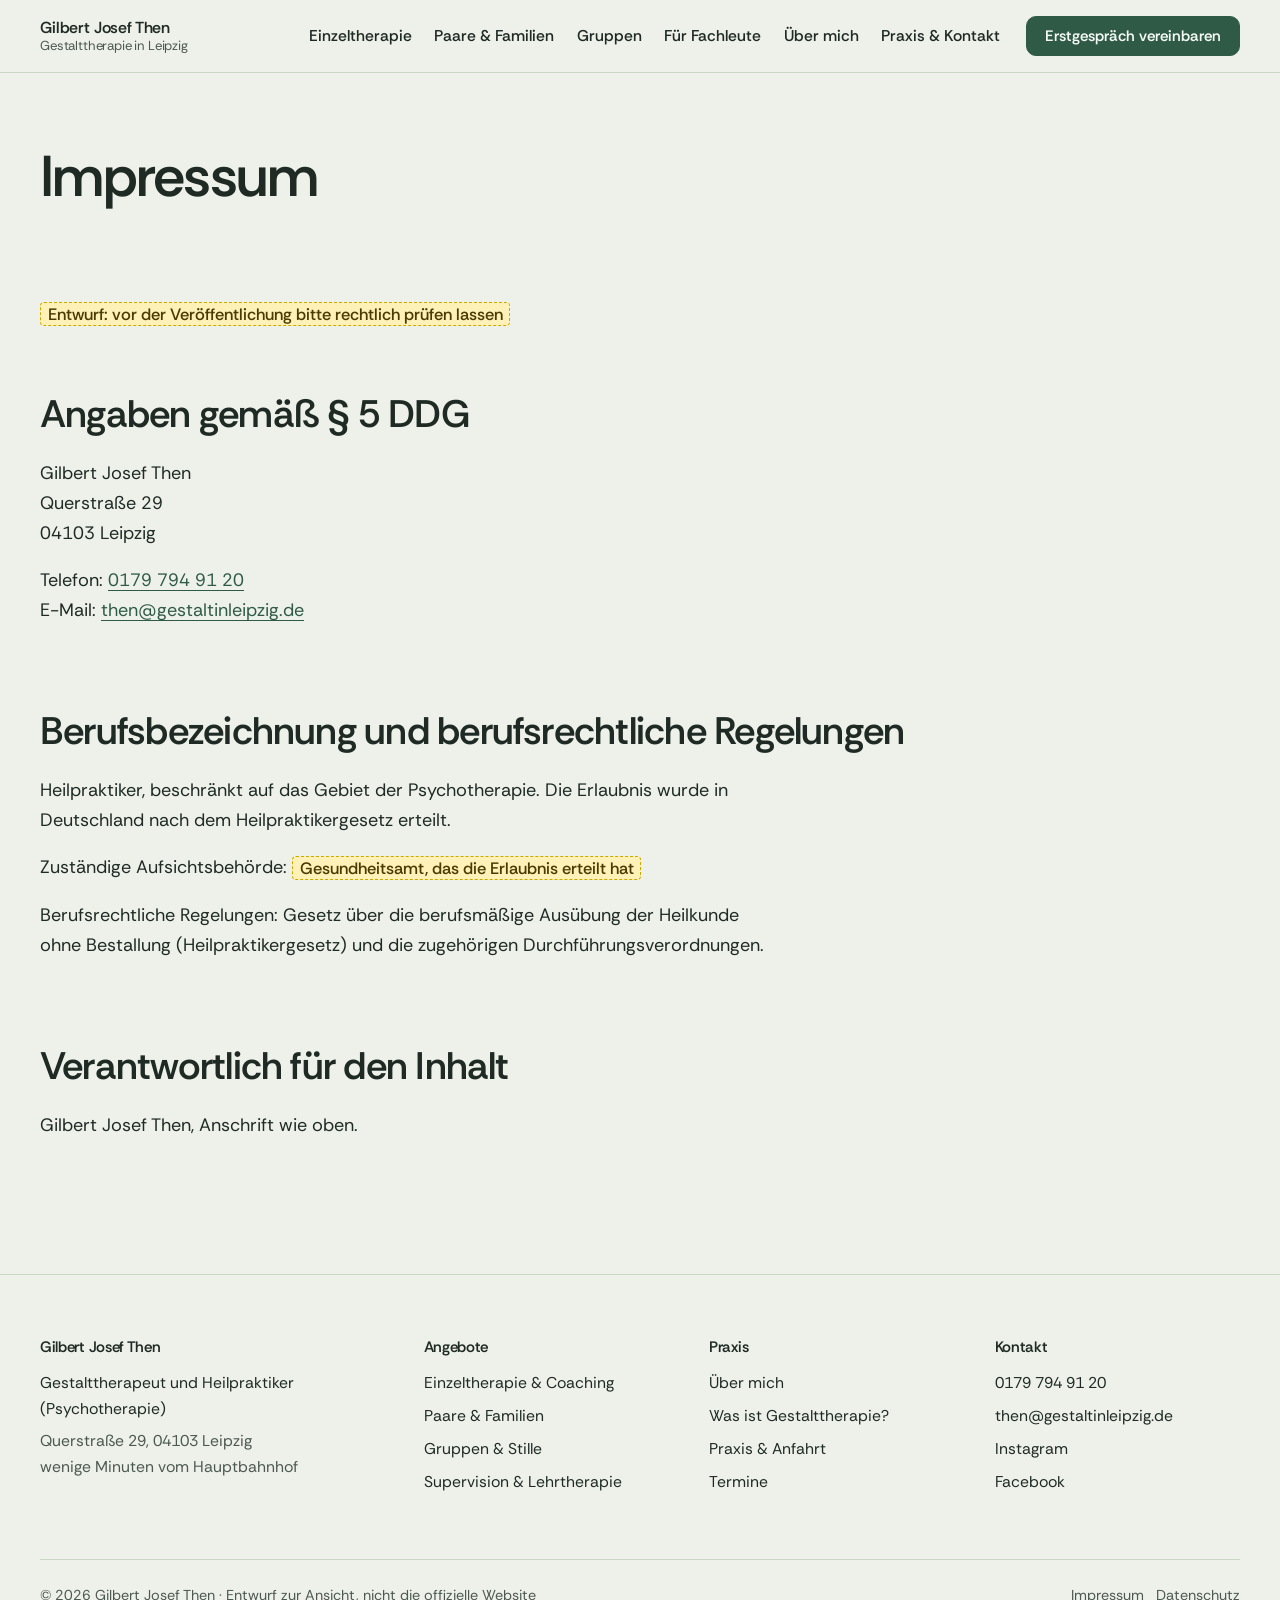
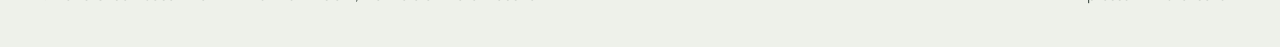
<file: impressum.html>
<!doctype html>
<html lang="de">
<head>
<meta charset="utf-8">
<meta name="viewport" content="width=device-width, initial-scale=1">
<title>Impressum · Gilbert Josef Then</title>
<meta name="description" content="Impressum der Gestaltpraxis Gilbert Josef Then, Leipzig.">
<meta name="color-scheme" content="light">
<meta name="robots" content="noindex, nofollow">
<link rel="preload" href="schriften/rethink-sans-400.woff2" as="font" type="font/woff2" crossorigin>
<link rel="preload" href="schriften/rethink-sans-600.woff2" as="font" type="font/woff2" crossorigin>
<link rel="stylesheet" href="stil.css?v=1795382842">
<link rel="icon" href="bilder/logo-handschrift.png">
</head>
<body>
<a class="sprung" href="#inhalt">Zum Inhalt springen</a>
<header class="kopf">
  <div class="huelle">
    <a class="logo" href="index.html" aria-label="Startseite Gilbert Josef Then">
      <span>Gilbert Josef Then<small>Gestalttherapie in Leipzig</small></span>
    </a>
    <nav class="nav" aria-label="Hauptmenü"><ul><li><a href="einzeltherapie.html">Einzeltherapie</a></li><li><a href="paare-familien.html">Paare &amp; Familien</a></li><li><a href="gruppen.html">Gruppen</a></li><li><a href="fachleute.html">Für Fachleute</a></li><li><a href="ueber-mich.html">Über mich</a></li><li><a href="kontakt.html">Praxis &amp; Kontakt</a></li></ul><a class="knopf" href="kontakt.html#erstgespraech">Erstgespräch vereinbaren</a></nav>
    <details class="menue">
      <summary>Menü</summary>
      <nav aria-label="Hauptmenü mobil"><ul><li><a href="einzeltherapie.html">Einzeltherapie</a></li><li><a href="paare-familien.html">Paare &amp; Familien</a></li><li><a href="gruppen.html">Gruppen</a></li><li><a href="fachleute.html">Für Fachleute</a></li><li><a href="ueber-mich.html">Über mich</a></li><li><a href="kontakt.html">Praxis &amp; Kontakt</a></li></ul><a class="knopf" href="kontakt.html#erstgespraech">Erstgespräch vereinbaren</a></nav>
    </details>
  </div>
</header>
<main id="inhalt">


<section class="seitenkopf seitenkopf--ohne-bild">
  <div class="huelle">
    <h1>Impressum</h1>
    <p class="leise"><span class="ergaenzen">Entwurf: vor der Veröffentlichung bitte rechtlich prüfen lassen</span></p>
  </div>
</section>

<section class="abschnitt" style="padding-top: 1rem">
  <div class="huelle inhalt inhalt--breit">
    <div class="text">
      <h2>Angaben gemäß § 5 DDG</h2>
      <p>Gilbert Josef Then<br>Querstraße 29<br>04103 Leipzig</p>
      <p>Telefon: <a href="tel:+491797949120">0179 794 91 20</a><br>E-Mail: <a href="mailto:then@gestaltinleipzig.de">then@gestaltinleipzig.de</a></p>

      <h2>Berufsbezeichnung und berufsrechtliche Regelungen</h2>
      <p>Heilpraktiker, beschränkt auf das Gebiet der Psychotherapie. Die Erlaubnis wurde in Deutschland nach dem Heilpraktikergesetz erteilt.</p>
      <p>Zuständige Aufsichtsbehörde: <span class="ergaenzen">Gesundheitsamt, das die Erlaubnis erteilt hat</span></p>
      <p>Berufsrechtliche Regelungen: Gesetz über die berufsmäßige Ausübung der Heilkunde ohne Bestallung (Heilpraktikergesetz) und die zugehörigen Durchführungsverordnungen.</p>

      <h2>Verantwortlich für den Inhalt</h2>
      <p>Gilbert Josef Then, Anschrift wie oben.</p>
    </div>
  </div>
</section>
</main>
<footer class="fuss">
  <div class="huelle">
    <div class="fuss__raster">
      <div>
        <h2>Gilbert Josef Then</h2>
        <p>Gestalttherapeut und Heilpraktiker (Psychotherapie)</p>
        <p class="leise">Querstraße 29, 04103 Leipzig<br>wenige Minuten vom Hauptbahnhof</p>
      </div>
      <div>
        <h2>Angebote</h2>
        <ul>
          <li><a href="einzeltherapie.html">Einzeltherapie &amp; Coaching</a></li>
          <li><a href="paare-familien.html">Paare &amp; Familien</a></li>
          <li><a href="gruppen.html">Gruppen &amp; Stille</a></li>
          <li><a href="fachleute.html">Supervision &amp; Lehrtherapie</a></li>
        </ul>
      </div>
      <div>
        <h2>Praxis</h2>
        <ul>
          <li><a href="ueber-mich.html">Über mich</a></li>
          <li><a href="gestalttherapie.html">Was ist Gestalttherapie?</a></li>
          <li><a href="kontakt.html">Praxis &amp; Anfahrt</a></li>
          <li><a href="gruppen.html#termine">Termine</a></li>
        </ul>
      </div>
      <div>
        <h2>Kontakt</h2>
        <ul>
          <li><a href="tel:+491797949120">0179 794 91 20</a></li>
          <li><a href="mailto:then@gestaltinleipzig.de">then@gestaltinleipzig.de</a></li>
          <li><a href="https://www.instagram.com/then_gilbert/" rel="noopener">Instagram</a></li>
          <li><a href="https://de-de.facebook.com/gilbert.then1/" rel="noopener">Facebook</a></li>
        </ul>
      </div>
    </div>
    <div class="fuss__unten">
      <span>© 2026 Gilbert Josef Then · Entwurf zur Ansicht, nicht die offizielle Website</span>
      <span><a href="impressum.html">Impressum</a> &nbsp; <a href="datenschutz.html">Datenschutz</a></span>
    </div>
  </div>
</footer>
</body>
</html>
</file>
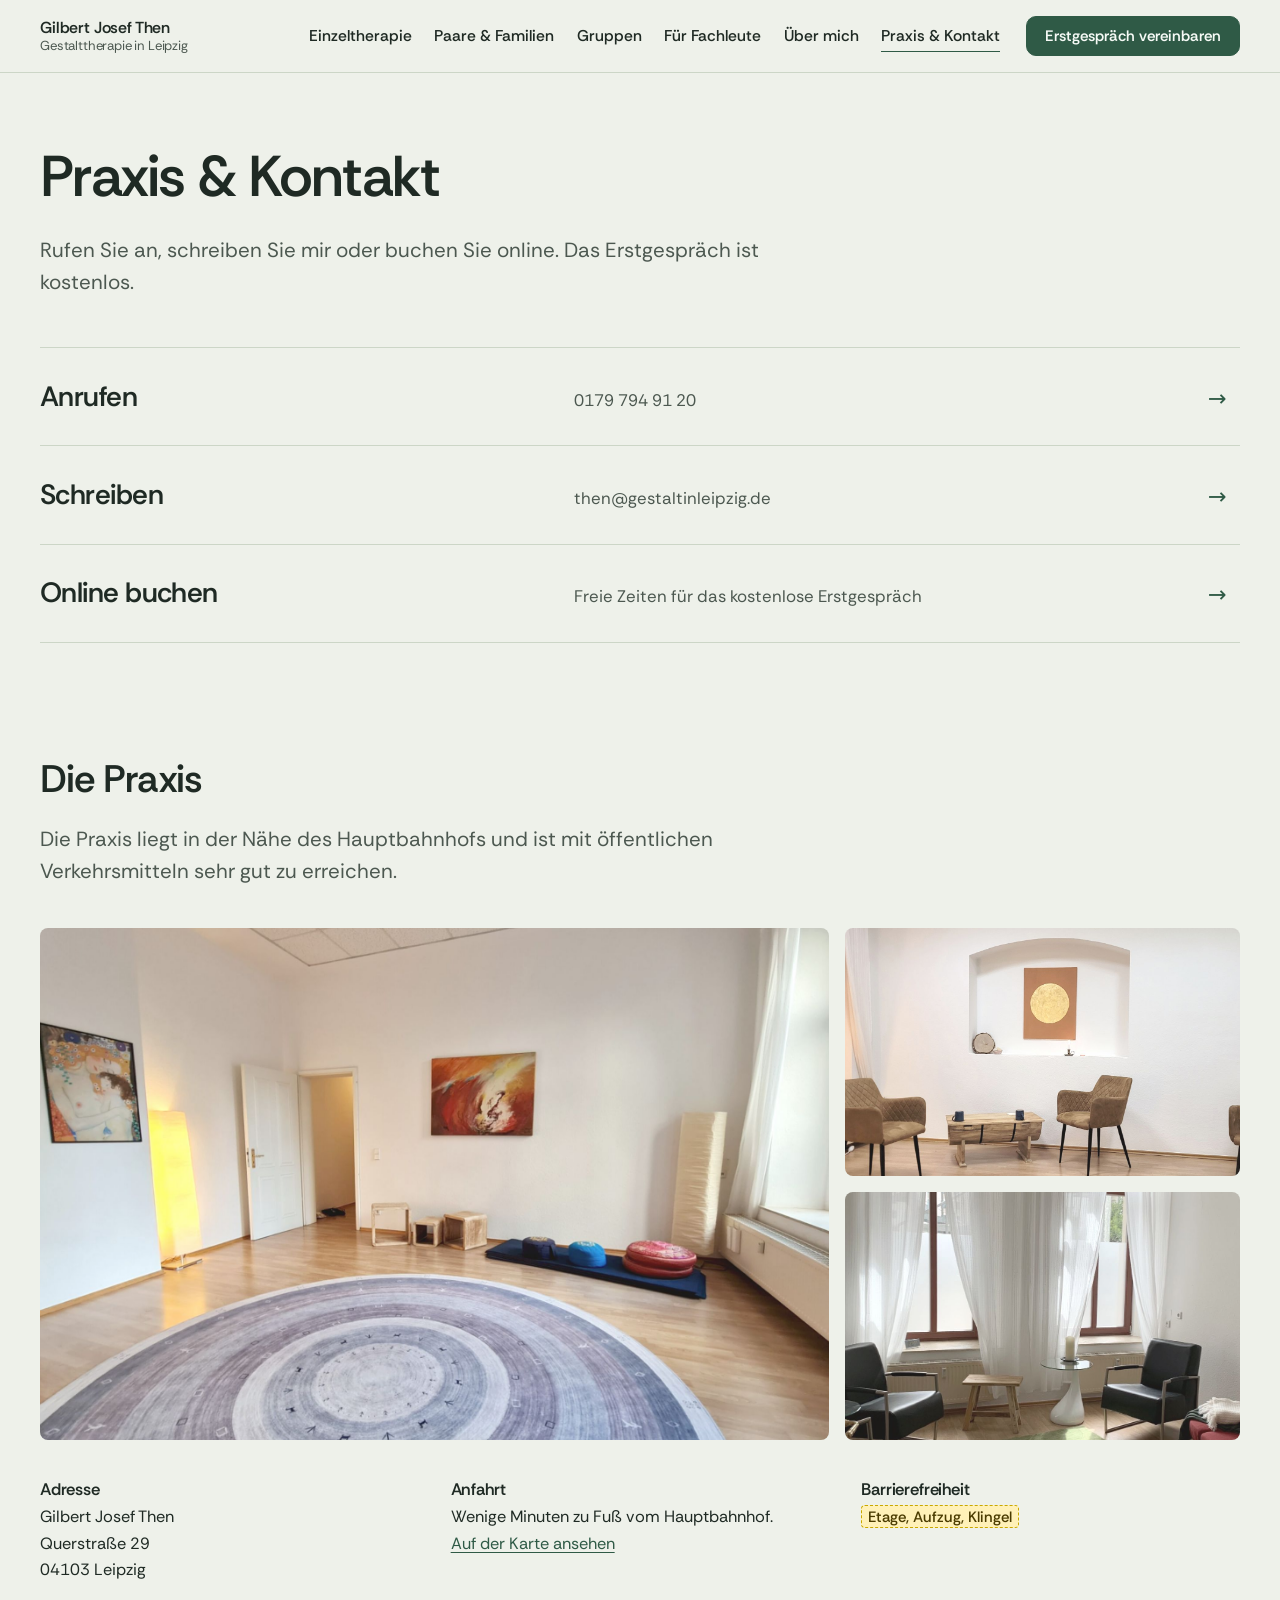
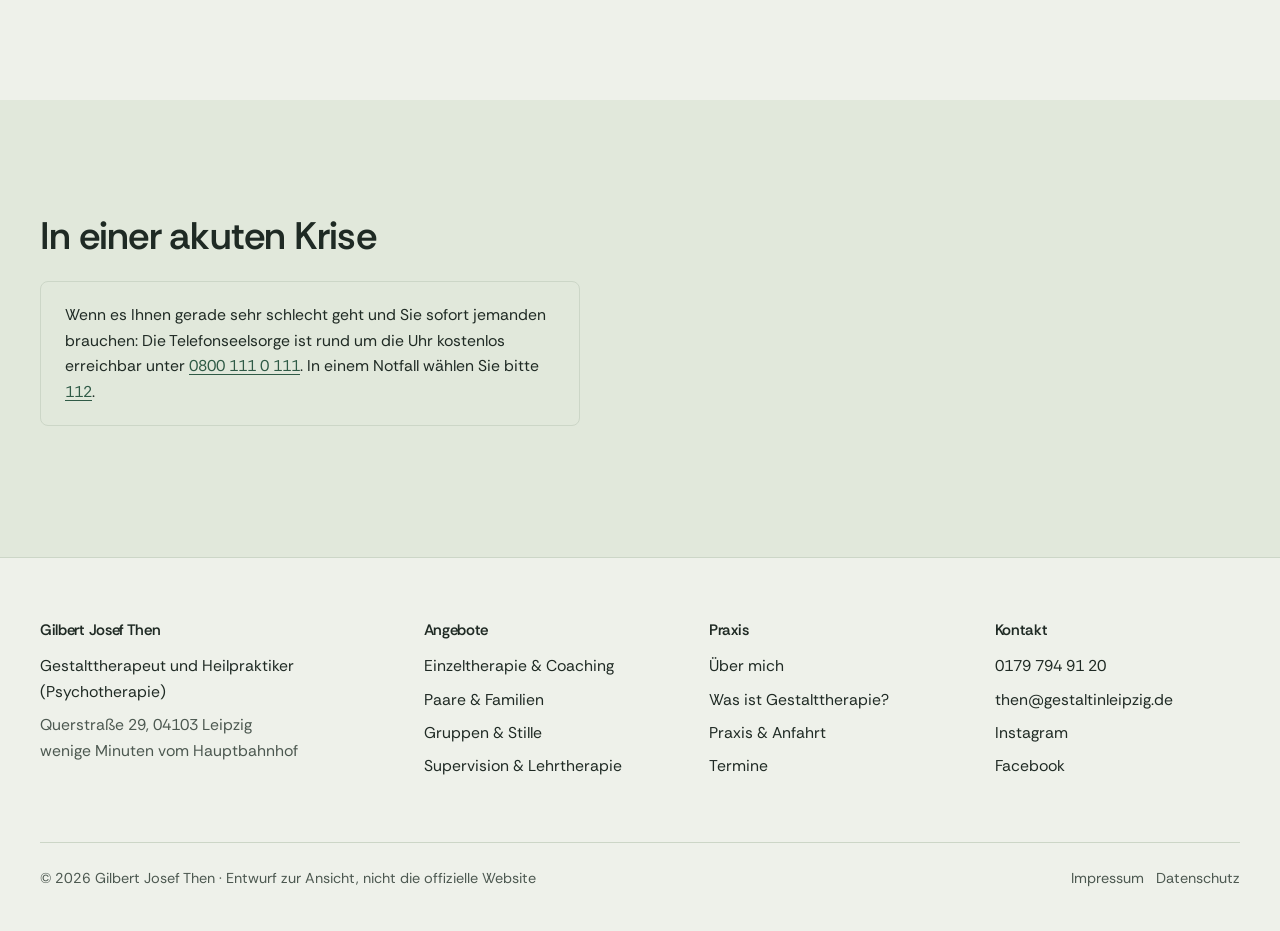
<file: kontakt.html>
<!doctype html>
<html lang="de">
<head>
<meta charset="utf-8">
<meta name="viewport" content="width=device-width, initial-scale=1">
<title>Praxis & Kontakt · Gilbert Josef Then, Gestalttherapie Leipzig</title>
<meta name="description" content="Gestaltpraxis in der Querstraße 29, Leipzig, nahe Hauptbahnhof. Kostenloses Erstgespräch per Telefon, Mail oder Online-Buchung vereinbaren.">
<meta name="color-scheme" content="light">
<meta name="robots" content="noindex, nofollow">
<link rel="preload" href="schriften/rethink-sans-400.woff2" as="font" type="font/woff2" crossorigin>
<link rel="preload" href="schriften/rethink-sans-600.woff2" as="font" type="font/woff2" crossorigin>
<link rel="stylesheet" href="stil.css?v=1795382842">
<link rel="icon" href="bilder/logo-handschrift.png">
</head>
<body>
<a class="sprung" href="#inhalt">Zum Inhalt springen</a>
<header class="kopf">
  <div class="huelle">
    <a class="logo" href="index.html" aria-label="Startseite Gilbert Josef Then">
      <span>Gilbert Josef Then<small>Gestalttherapie in Leipzig</small></span>
    </a>
    <nav class="nav" aria-label="Hauptmenü"><ul><li><a href="einzeltherapie.html">Einzeltherapie</a></li><li><a href="paare-familien.html">Paare &amp; Familien</a></li><li><a href="gruppen.html">Gruppen</a></li><li><a href="fachleute.html">Für Fachleute</a></li><li><a href="ueber-mich.html">Über mich</a></li><li><a href="kontakt.html" aria-current="page">Praxis &amp; Kontakt</a></li></ul><a class="knopf" href="kontakt.html#erstgespraech">Erstgespräch vereinbaren</a></nav>
    <details class="menue">
      <summary>Menü</summary>
      <nav aria-label="Hauptmenü mobil"><ul><li><a href="einzeltherapie.html">Einzeltherapie</a></li><li><a href="paare-familien.html">Paare &amp; Familien</a></li><li><a href="gruppen.html">Gruppen</a></li><li><a href="fachleute.html">Für Fachleute</a></li><li><a href="ueber-mich.html">Über mich</a></li><li><a href="kontakt.html" aria-current="page">Praxis &amp; Kontakt</a></li></ul><a class="knopf" href="kontakt.html#erstgespraech">Erstgespräch vereinbaren</a></nav>
    </details>
  </div>
</header>
<main id="inhalt">


<section class="seitenkopf seitenkopf--ohne-bild">
  <div class="huelle">
    <div>
      <h1 class="einblenden">Praxis &amp; Kontakt</h1>
      <p class="gross leise einblenden einblenden--2">Rufen Sie an, schreiben Sie mir oder buchen Sie online. Das Erstgespräch ist kostenlos.</p>
    </div>
  </div>
</section>

<section id="erstgespraech" aria-label="Erstgespräch vereinbaren" style="scroll-margin-top: 90px">
  <div class="huelle">
    <ul class="verzeichnis" style="margin-top: 0">
      <li><a href="tel:+491797949120"><b>Anrufen</b><span>0179 794 91 20</span><i aria-hidden="true">→</i></a></li>
      <li><a href="mailto:then@gestaltinleipzig.de"><b>Schreiben</b><span>then@gestaltinleipzig.de</span><i aria-hidden="true">→</i></a></li>
      <li><a href="https://www.gilbertthen.de/kostenloses-erstgespraech/" rel="noopener"><b>Online buchen</b><span>Freie Zeiten für das kostenlose Erstgespräch</span><i aria-hidden="true">→</i></a></li>
    </ul>
  </div>
</section>

<section class="abschnitt" aria-labelledby="praxis-titel">
  <div class="huelle">
    <h2 id="praxis-titel">Die Praxis</h2>
    <p class="gross leise">Die Praxis liegt in der Nähe des Hauptbahnhofs und ist mit öffentlichen Verkehrsmitteln sehr gut zu erreichen.</p>
    <div class="mosaik">
      <img src="bilder/ton/raum-gruppe.jpg" alt="Heller Praxisraum mit rundem Teppich und Sitzkissen" loading="lazy">
      <img src="bilder/ton/raum-sessel.jpg" alt="Praxisraum mit Sesseln und einem goldenen Kreis in der Wandnische" loading="lazy">
      <img src="bilder/ton/raum-einzel.jpg" alt="Gesprächsraum mit zwei Sesseln vor hohen Fenstern" loading="lazy">
    </div>
    <div class="praxis-info">
      <div>
        <h3>Adresse</h3>
        <p>Gilbert Josef Then<br>Querstraße 29<br>04103 Leipzig</p>
      </div>
      <div>
        <h3>Anfahrt</h3>
        <p>Wenige Minuten zu Fuß vom Hauptbahnhof.<br><a href="https://www.openstreetmap.org/search?query=Querstra%C3%9Fe%2029%2C%2004103%20Leipzig" rel="noopener">Auf der Karte ansehen</a></p>
      </div>
      <div>
        <h3>Barrierefreiheit</h3>
        <p><span class="ergaenzen">Etage, Aufzug, Klingel</span></p>
      </div>
    </div>
  </div>
</section>

<section class="abschnitt abschnitt--flaeche" aria-labelledby="krise-titel">
  <div class="huelle">
    <h2 id="krise-titel">In einer akuten Krise</h2>
    <p class="krise">Wenn es Ihnen gerade sehr schlecht geht und Sie sofort jemanden brauchen: Die Telefonseelsorge ist rund um die Uhr kostenlos erreichbar unter <a href="tel:08001110111">0800 111 0 111</a>. In einem Notfall wählen Sie bitte <a href="tel:112">112</a>.</p>
  </div>
</section>
</main>
<footer class="fuss">
  <div class="huelle">
    <div class="fuss__raster">
      <div>
        <h2>Gilbert Josef Then</h2>
        <p>Gestalttherapeut und Heilpraktiker (Psychotherapie)</p>
        <p class="leise">Querstraße 29, 04103 Leipzig<br>wenige Minuten vom Hauptbahnhof</p>
      </div>
      <div>
        <h2>Angebote</h2>
        <ul>
          <li><a href="einzeltherapie.html">Einzeltherapie &amp; Coaching</a></li>
          <li><a href="paare-familien.html">Paare &amp; Familien</a></li>
          <li><a href="gruppen.html">Gruppen &amp; Stille</a></li>
          <li><a href="fachleute.html">Supervision &amp; Lehrtherapie</a></li>
        </ul>
      </div>
      <div>
        <h2>Praxis</h2>
        <ul>
          <li><a href="ueber-mich.html">Über mich</a></li>
          <li><a href="gestalttherapie.html">Was ist Gestalttherapie?</a></li>
          <li><a href="kontakt.html">Praxis &amp; Anfahrt</a></li>
          <li><a href="gruppen.html#termine">Termine</a></li>
        </ul>
      </div>
      <div>
        <h2>Kontakt</h2>
        <ul>
          <li><a href="tel:+491797949120">0179 794 91 20</a></li>
          <li><a href="mailto:then@gestaltinleipzig.de">then@gestaltinleipzig.de</a></li>
          <li><a href="https://www.instagram.com/then_gilbert/" rel="noopener">Instagram</a></li>
          <li><a href="https://de-de.facebook.com/gilbert.then1/" rel="noopener">Facebook</a></li>
        </ul>
      </div>
    </div>
    <div class="fuss__unten">
      <span>© 2026 Gilbert Josef Then · Entwurf zur Ansicht, nicht die offizielle Website</span>
      <span><a href="impressum.html">Impressum</a> &nbsp; <a href="datenschutz.html">Datenschutz</a></span>
    </div>
  </div>
</footer>
</body>
</html>
</file>
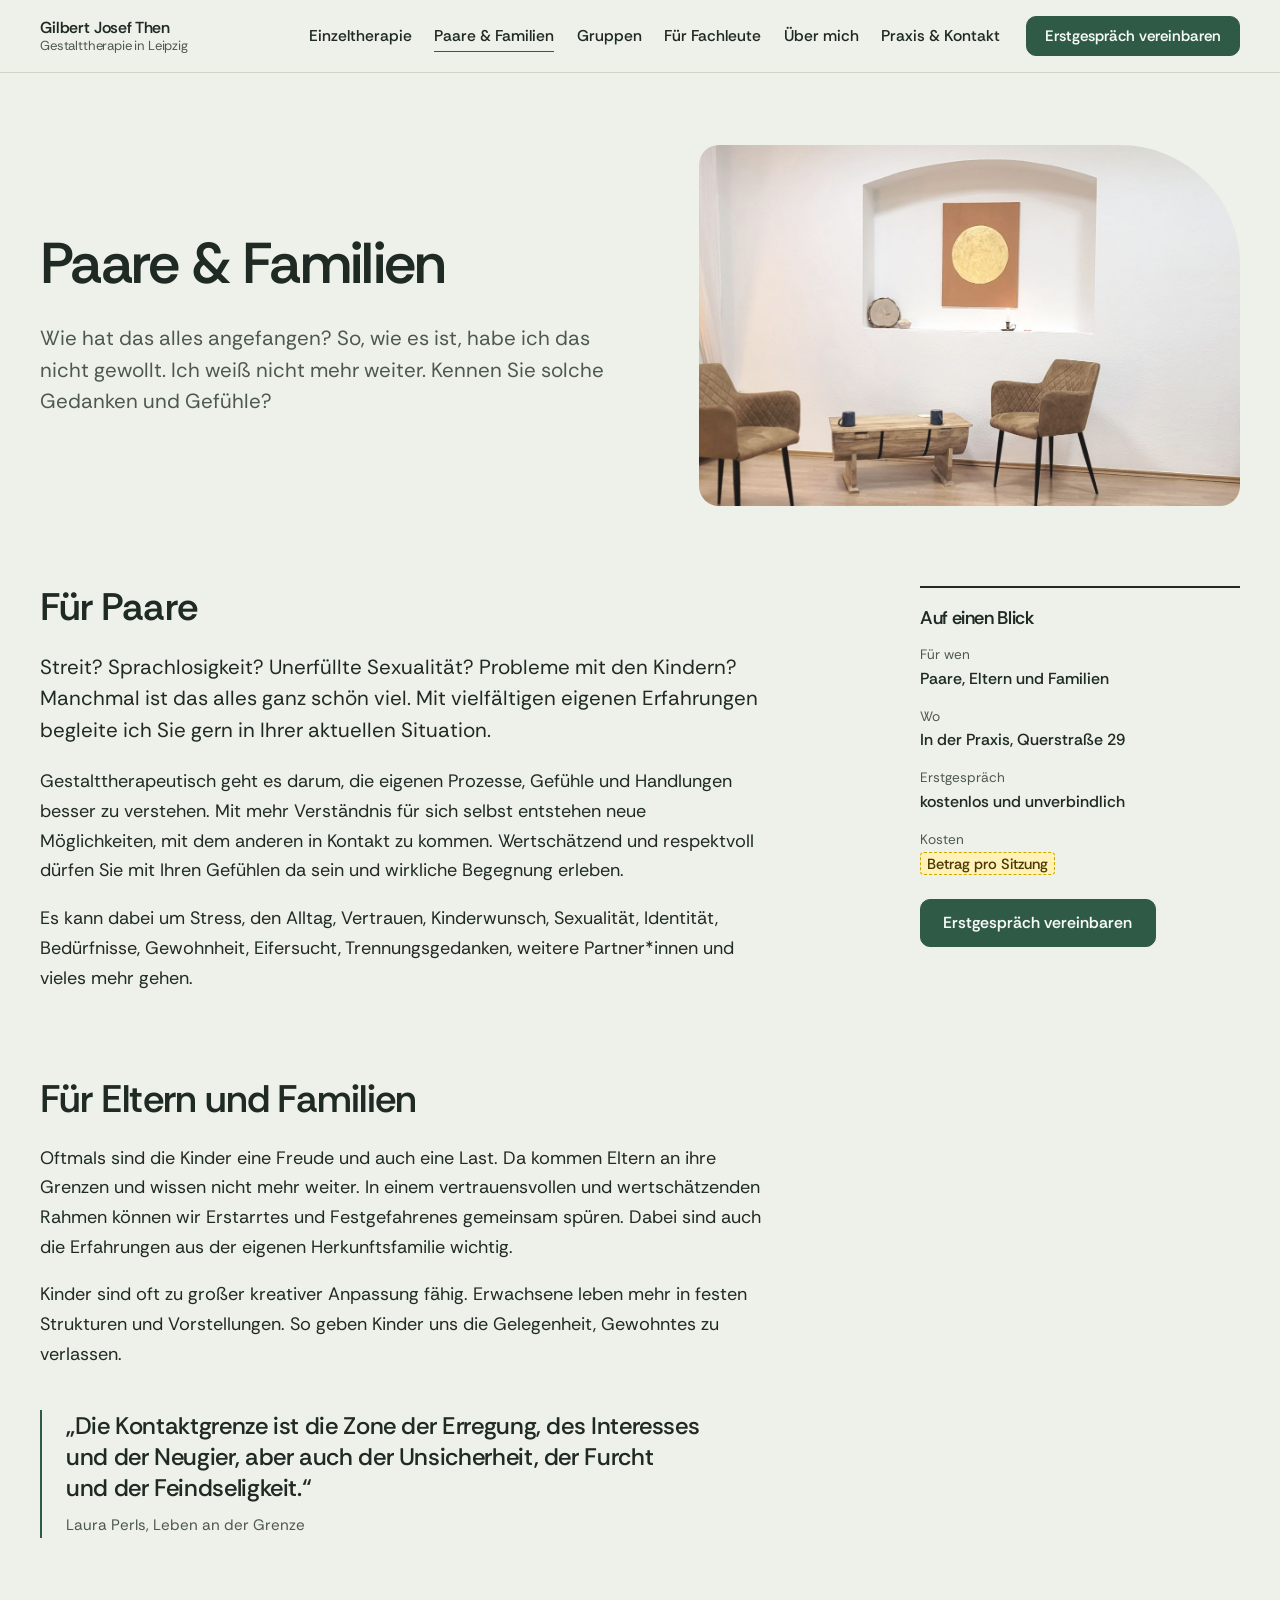
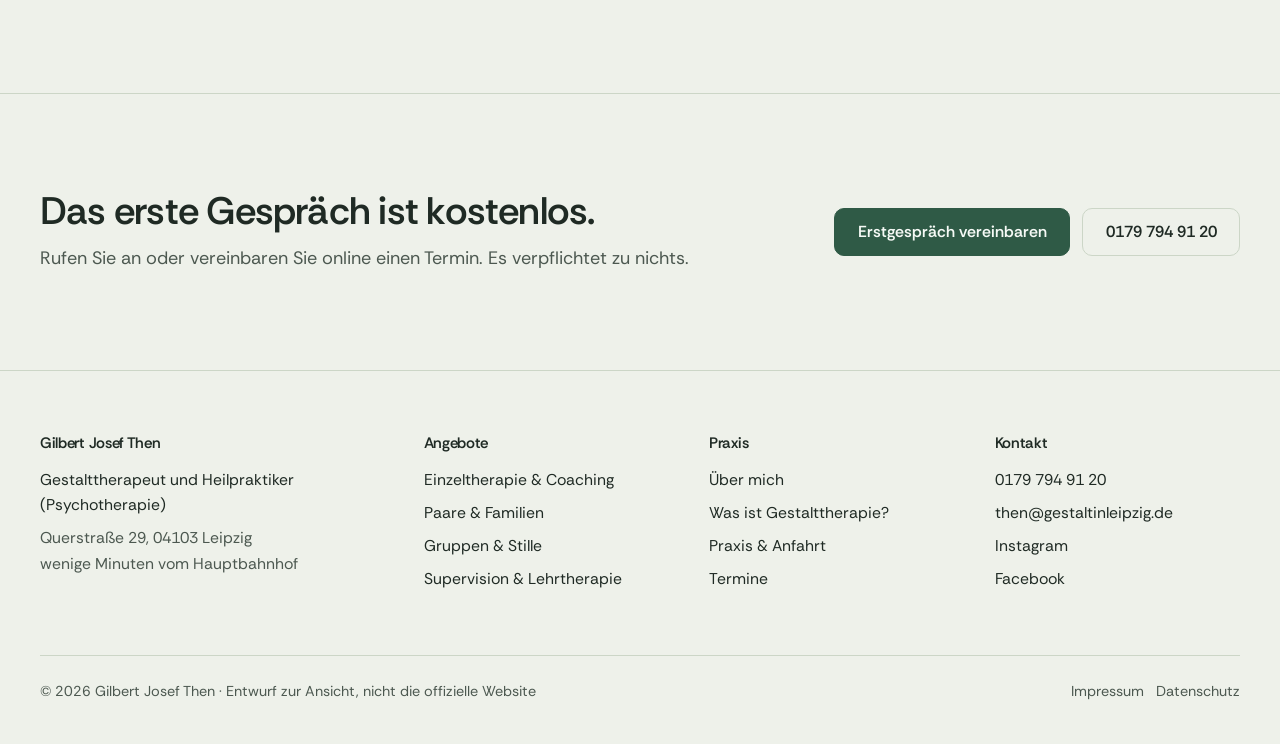
<file: paare-familien.html>
<!doctype html>
<html lang="de">
<head>
<meta charset="utf-8">
<meta name="viewport" content="width=device-width, initial-scale=1">
<title>Paarberatung & Familienberatung in Leipzig · Gilbert Josef Then</title>
<meta name="description" content="Paarberatung und Familienberatung mit Gestalttherapie in Leipzig. Bei Streit, Sprachlosigkeit, Trennungsgedanken oder wenn Eltern an ihre Grenzen kommen.">
<meta name="color-scheme" content="light">
<meta name="robots" content="noindex, nofollow">
<link rel="preload" href="schriften/rethink-sans-400.woff2" as="font" type="font/woff2" crossorigin>
<link rel="preload" href="schriften/rethink-sans-600.woff2" as="font" type="font/woff2" crossorigin>
<link rel="stylesheet" href="stil.css?v=1795382842">
<link rel="icon" href="bilder/logo-handschrift.png">
</head>
<body>
<a class="sprung" href="#inhalt">Zum Inhalt springen</a>
<header class="kopf">
  <div class="huelle">
    <a class="logo" href="index.html" aria-label="Startseite Gilbert Josef Then">
      <span>Gilbert Josef Then<small>Gestalttherapie in Leipzig</small></span>
    </a>
    <nav class="nav" aria-label="Hauptmenü"><ul><li><a href="einzeltherapie.html">Einzeltherapie</a></li><li><a href="paare-familien.html" aria-current="page">Paare &amp; Familien</a></li><li><a href="gruppen.html">Gruppen</a></li><li><a href="fachleute.html">Für Fachleute</a></li><li><a href="ueber-mich.html">Über mich</a></li><li><a href="kontakt.html">Praxis &amp; Kontakt</a></li></ul><a class="knopf" href="kontakt.html#erstgespraech">Erstgespräch vereinbaren</a></nav>
    <details class="menue">
      <summary>Menü</summary>
      <nav aria-label="Hauptmenü mobil"><ul><li><a href="einzeltherapie.html">Einzeltherapie</a></li><li><a href="paare-familien.html" aria-current="page">Paare &amp; Familien</a></li><li><a href="gruppen.html">Gruppen</a></li><li><a href="fachleute.html">Für Fachleute</a></li><li><a href="ueber-mich.html">Über mich</a></li><li><a href="kontakt.html">Praxis &amp; Kontakt</a></li></ul><a class="knopf" href="kontakt.html#erstgespraech">Erstgespräch vereinbaren</a></nav>
    </details>
  </div>
</header>
<main id="inhalt">


<section class="seitenkopf">
  <div class="huelle">
    <div>
      <h1 class="einblenden">Paare &amp; Familien</h1>
      <p class="gross leise einblenden einblenden--2">Wie hat das alles angefangen? So, wie es ist, habe ich das nicht gewollt. Ich weiß nicht mehr weiter. Kennen Sie solche Gedanken und Gefühle?</p>
    </div>
    <img class="einblenden einblenden--2" src="bilder/ton/raum-sessel.jpg" alt="Praxisraum mit Sesseln im Kreis und einem goldenen Kreis in der Wandnische" fetchpriority="high">
  </div>
</section>

<section class="abschnitt" style="padding-top: 2rem">
  <div class="huelle inhalt">
    <div class="text">
      <h2>Für Paare</h2>
      <p class="gross">Streit? Sprachlosigkeit? Unerfüllte Sexualität? Probleme mit den Kindern? Manchmal ist das alles ganz schön viel. Mit vielfältigen eigenen Erfahrungen begleite ich Sie gern in Ihrer aktuellen Situation.</p>
      <p>Gestalttherapeutisch geht es darum, die eigenen Prozesse, Gefühle und Handlungen besser zu verstehen. Mit mehr Verständnis für sich selbst entstehen neue Möglichkeiten, mit dem anderen in Kontakt zu kommen. Wertschätzend und respektvoll dürfen Sie mit Ihren Gefühlen da sein und wirkliche Begegnung erleben.</p>
      <p>Es kann dabei um Stress, den Alltag, Vertrauen, Kinderwunsch, Sexualität, Identität, Bedürfnisse, Gewohnheit, Eifersucht, Trennungsgedanken, weitere Partner*innen und vieles mehr gehen.</p>

      <h2>Für Eltern und Familien</h2>
      <p>Oftmals sind die Kinder eine Freude und auch eine Last. Da kommen Eltern an ihre Grenzen und wissen nicht mehr weiter. In einem vertrauensvollen und wertschätzenden Rahmen können wir Erstarrtes und Festgefahrenes gemeinsam spüren. Dabei sind auch die Erfahrungen aus der eigenen Herkunftsfamilie wichtig.</p>
      <p>Kinder sind oft zu großer kreativer Anpassung fähig. Erwachsene leben mehr in festen Strukturen und Vorstellungen. So geben Kinder uns die Gelegenheit, Gewohntes zu verlassen.</p>

      <blockquote class="zitat--klein">
        <p>„Die Kontaktgrenze ist die Zone der Erregung, des Interesses und der Neugier, aber auch der Unsicherheit, der Furcht und der Feindseligkeit.“</p>
        <footer>Laura Perls, Leben an der Grenze</footer>
      </blockquote>
    </div>

    <aside class="kasten" aria-labelledby="kasten-titel">
      <h2 id="kasten-titel">Auf einen Blick</h2>
      <dl>
        <dt>Für wen</dt><dd>Paare, Eltern und Familien</dd>
        <dt>Wo</dt><dd>In der Praxis, Querstraße 29</dd>
        <dt>Erstgespräch</dt><dd>kostenlos und unverbindlich</dd>
        <dt>Kosten</dt><dd><span class="ergaenzen">Betrag pro Sitzung</span></dd>
      </dl>
      <a class="knopf" href="kontakt.html#erstgespraech">Erstgespräch vereinbaren</a>
    </aside>
  </div>
</section>

<section class="aufruf" aria-labelledby="aufruf-titel">
  <div class="huelle">
    <div>
      <h2 id="aufruf-titel">Das erste Gespräch ist kostenlos.</h2>
      <p>Rufen Sie an oder vereinbaren Sie online einen Termin. Es verpflichtet zu nichts.</p>
    </div>
    <div class="knoepfe">
      <a class="knopf" href="kontakt.html#erstgespraech">Erstgespräch vereinbaren</a>
      <a class="knopf knopf--kontur" href="tel:+491797949120">0179 794 91 20</a>
    </div>
  </div>
</section>
</main>
<footer class="fuss">
  <div class="huelle">
    <div class="fuss__raster">
      <div>
        <h2>Gilbert Josef Then</h2>
        <p>Gestalttherapeut und Heilpraktiker (Psychotherapie)</p>
        <p class="leise">Querstraße 29, 04103 Leipzig<br>wenige Minuten vom Hauptbahnhof</p>
      </div>
      <div>
        <h2>Angebote</h2>
        <ul>
          <li><a href="einzeltherapie.html">Einzeltherapie &amp; Coaching</a></li>
          <li><a href="paare-familien.html">Paare &amp; Familien</a></li>
          <li><a href="gruppen.html">Gruppen &amp; Stille</a></li>
          <li><a href="fachleute.html">Supervision &amp; Lehrtherapie</a></li>
        </ul>
      </div>
      <div>
        <h2>Praxis</h2>
        <ul>
          <li><a href="ueber-mich.html">Über mich</a></li>
          <li><a href="gestalttherapie.html">Was ist Gestalttherapie?</a></li>
          <li><a href="kontakt.html">Praxis &amp; Anfahrt</a></li>
          <li><a href="gruppen.html#termine">Termine</a></li>
        </ul>
      </div>
      <div>
        <h2>Kontakt</h2>
        <ul>
          <li><a href="tel:+491797949120">0179 794 91 20</a></li>
          <li><a href="mailto:then@gestaltinleipzig.de">then@gestaltinleipzig.de</a></li>
          <li><a href="https://www.instagram.com/then_gilbert/" rel="noopener">Instagram</a></li>
          <li><a href="https://de-de.facebook.com/gilbert.then1/" rel="noopener">Facebook</a></li>
        </ul>
      </div>
    </div>
    <div class="fuss__unten">
      <span>© 2026 Gilbert Josef Then · Entwurf zur Ansicht, nicht die offizielle Website</span>
      <span><a href="impressum.html">Impressum</a> &nbsp; <a href="datenschutz.html">Datenschutz</a></span>
    </div>
  </div>
</footer>
</body>
</html>
</file>
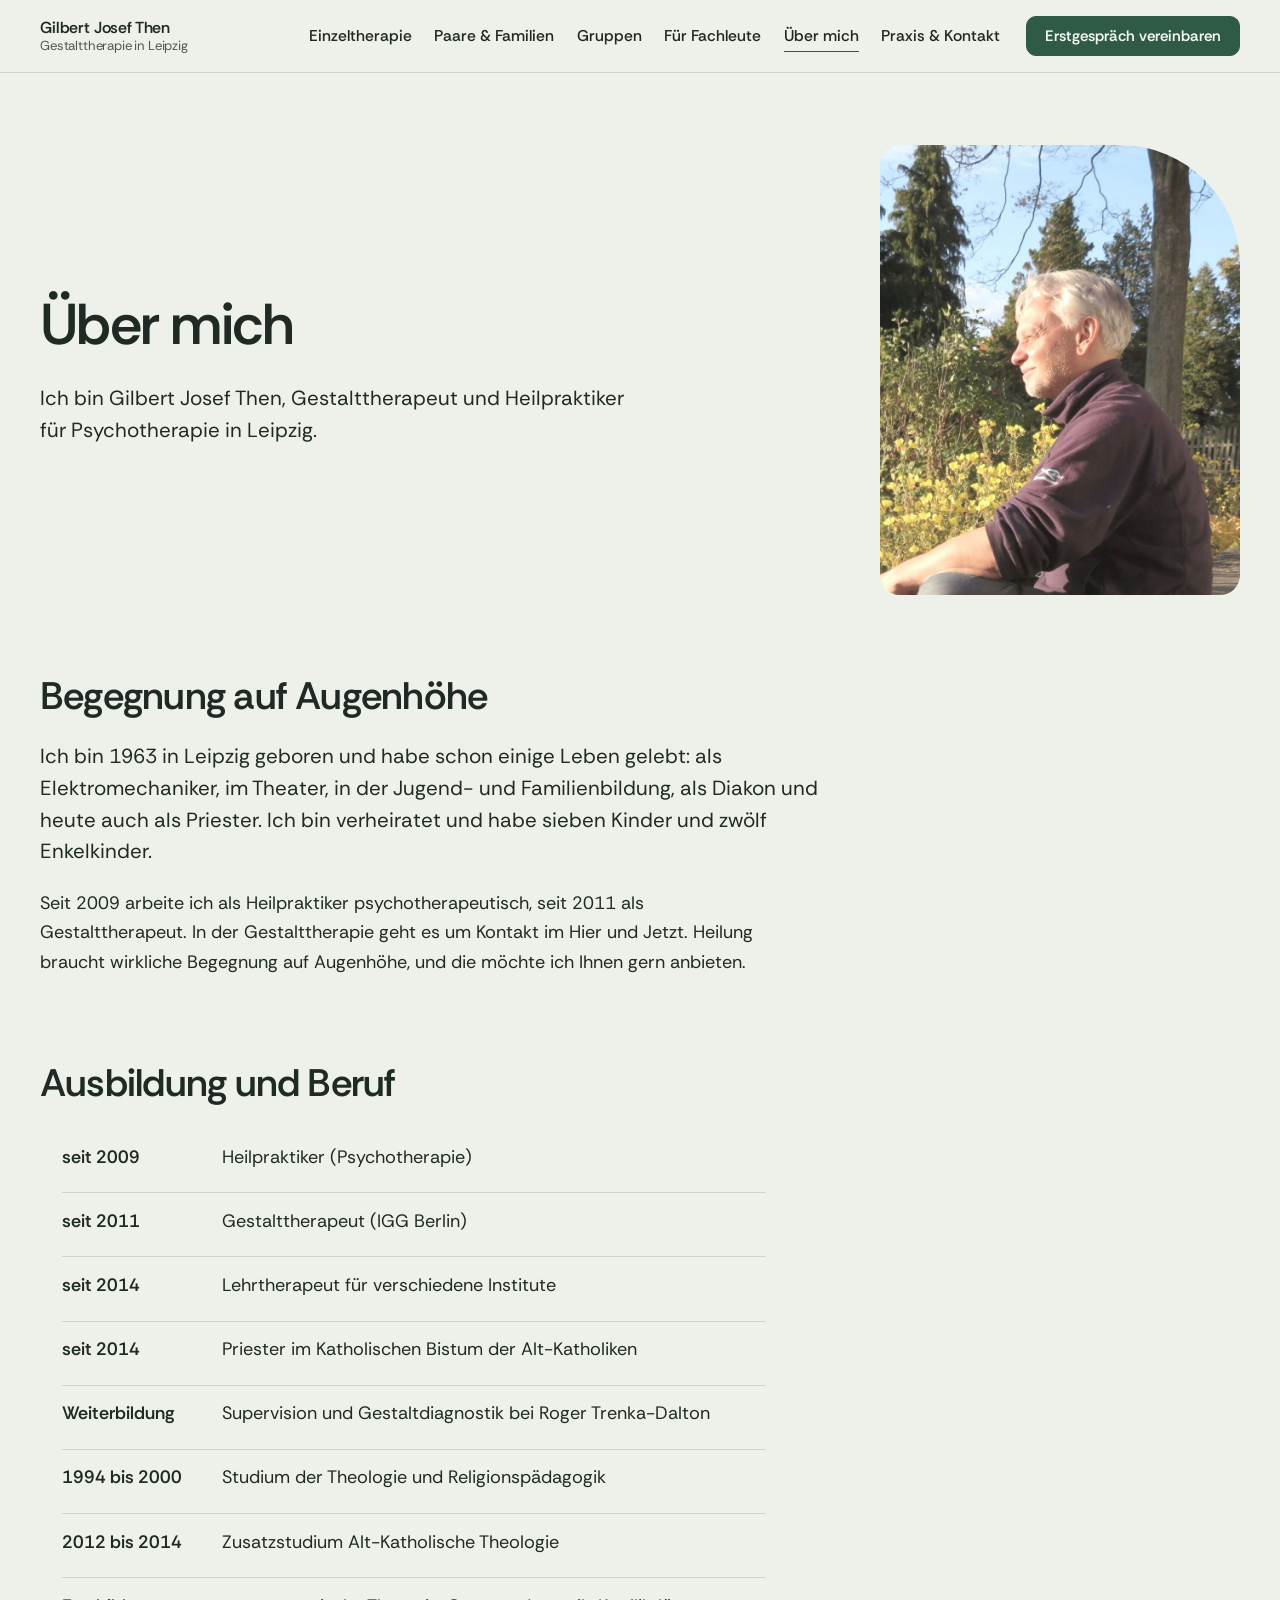
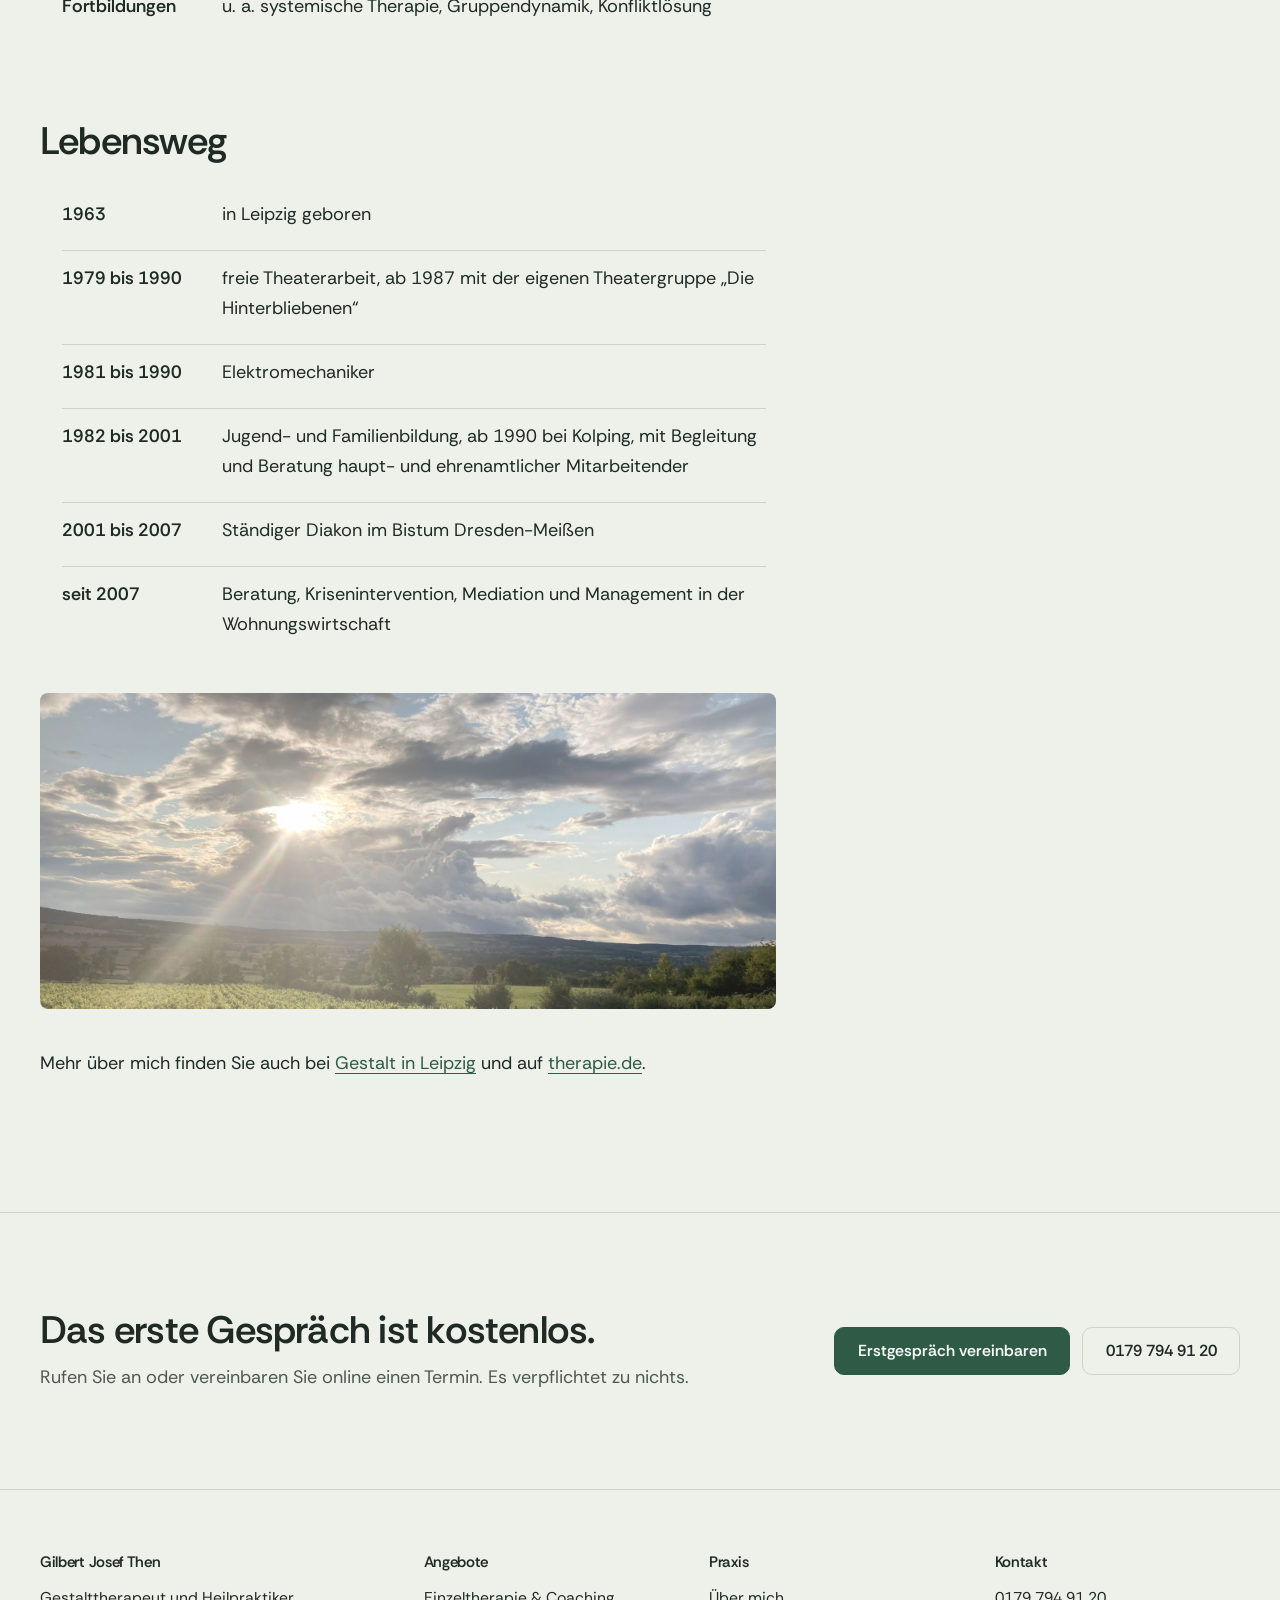
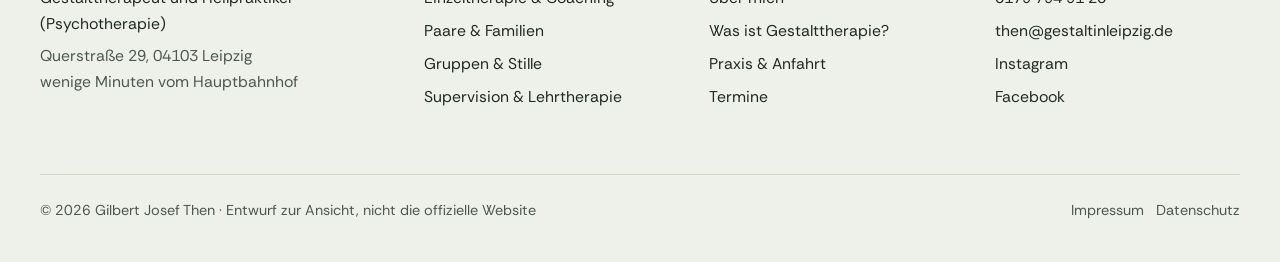
<file: ueber-mich.html>
<!doctype html>
<html lang="de">
<head>
<meta charset="utf-8">
<meta name="viewport" content="width=device-width, initial-scale=1">
<title>Über mich · Gilbert Josef Then, Gestalttherapeut in Leipzig</title>
<meta name="description" content="Gilbert Josef Then, Gestalttherapeut (IGG Berlin), Heilpraktiker für Psychotherapie und Lehrtherapeut in Leipzig. Lebensweg und Ausbildung.">
<meta name="color-scheme" content="light">
<meta name="robots" content="noindex, nofollow">
<link rel="preload" href="schriften/rethink-sans-400.woff2" as="font" type="font/woff2" crossorigin>
<link rel="preload" href="schriften/rethink-sans-600.woff2" as="font" type="font/woff2" crossorigin>
<link rel="stylesheet" href="stil.css?v=1795382842">
<link rel="icon" href="bilder/logo-handschrift.png">
</head>
<body>
<a class="sprung" href="#inhalt">Zum Inhalt springen</a>
<header class="kopf">
  <div class="huelle">
    <a class="logo" href="index.html" aria-label="Startseite Gilbert Josef Then">
      <span>Gilbert Josef Then<small>Gestalttherapie in Leipzig</small></span>
    </a>
    <nav class="nav" aria-label="Hauptmenü"><ul><li><a href="einzeltherapie.html">Einzeltherapie</a></li><li><a href="paare-familien.html">Paare &amp; Familien</a></li><li><a href="gruppen.html">Gruppen</a></li><li><a href="fachleute.html">Für Fachleute</a></li><li><a href="ueber-mich.html" aria-current="page">Über mich</a></li><li><a href="kontakt.html">Praxis &amp; Kontakt</a></li></ul><a class="knopf" href="kontakt.html#erstgespraech">Erstgespräch vereinbaren</a></nav>
    <details class="menue">
      <summary>Menü</summary>
      <nav aria-label="Hauptmenü mobil"><ul><li><a href="einzeltherapie.html">Einzeltherapie</a></li><li><a href="paare-familien.html">Paare &amp; Familien</a></li><li><a href="gruppen.html">Gruppen</a></li><li><a href="fachleute.html">Für Fachleute</a></li><li><a href="ueber-mich.html" aria-current="page">Über mich</a></li><li><a href="kontakt.html">Praxis &amp; Kontakt</a></li></ul><a class="knopf" href="kontakt.html#erstgespraech">Erstgespräch vereinbaren</a></nav>
    </details>
  </div>
</header>
<main id="inhalt">


<section class="seitenkopf">
  <div class="huelle">
    <div>
      <h1 class="einblenden">Über mich</h1>
      <p class="gross einblenden einblenden--2">Ich bin Gilbert Josef Then, Gestalttherapeut und Heilpraktiker für Psychotherapie in Leipzig.</p>
    </div>
    <div class="bogen einblenden einblenden--2" style="max-width: 360px; width: 100%; justify-self: end">
      <img src="bilder/ton/mensch-garten.jpg" alt="Gilbert Josef Then sitzt im Abendlicht in einem Garten" fetchpriority="high">
    </div>
  </div>
</section>

<section class="abschnitt" style="padding-top: 2rem">
  <div class="huelle inhalt inhalt--breit">
    <div class="text">
      <h2>Begegnung auf Augenhöhe</h2>
      <p class="gross">Ich bin 1963 in Leipzig geboren und habe schon einige Leben gelebt: als Elektromechaniker, im Theater, in der Jugend- und Familienbildung, als Diakon und heute auch als Priester. Ich bin verheiratet und habe sieben Kinder und zwölf Enkelkinder.</p>
      <p>Seit 2009 arbeite ich als Heilpraktiker psychotherapeutisch, seit 2011 als Gestalttherapeut. In der Gestalttherapie geht es um Kontakt im Hier und Jetzt. Heilung braucht wirkliche Begegnung auf Augenhöhe, und die möchte ich Ihnen gern anbieten.</p>

      <h2>Ausbildung und Beruf</h2>
      <ul class="vita">
        <li><b>seit 2009</b><span>Heilpraktiker (Psychotherapie)</span></li>
        <li><b>seit 2011</b><span>Gestalttherapeut (IGG Berlin)</span></li>
        <li><b>seit 2014</b><span>Lehrtherapeut für verschiedene Institute</span></li>
        <li><b>seit 2014</b><span>Priester im Katholischen Bistum der Alt-Katholiken</span></li>
        <li><b>Weiterbildung</b><span>Supervision und Gestaltdiagnostik bei Roger Trenka-Dalton</span></li>
        <li><b>1994 bis 2000</b><span>Studium der Theologie und Religionspädagogik</span></li>
        <li><b>2012 bis 2014</b><span>Zusatzstudium Alt-Katholische Theologie</span></li>
        <li><b>Fortbildungen</b><span>u. a. systemische Therapie, Gruppendynamik, Konfliktlösung</span></li>
      </ul>

      <h2>Lebensweg</h2>
      <ul class="vita">
        <li><b>1963</b><span>in Leipzig geboren</span></li>
        <li><b>1979 bis 1990</b><span>freie Theaterarbeit, ab 1987 mit der eigenen Theatergruppe „Die Hinterbliebenen“</span></li>
        <li><b>1981 bis 1990</b><span>Elektromechaniker</span></li>
        <li><b>1982 bis 2001</b><span>Jugend- und Familienbildung, ab 1990 bei Kolping, mit Begleitung und Beratung haupt- und ehrenamtlicher Mitarbeitender</span></li>
        <li><b>2001 bis 2007</b><span>Ständiger Diakon im Bistum Dresden-Meißen</span></li>
        <li><b>seit 2007</b><span>Beratung, Krisenintervention, Mediation und Management in der Wohnungswirtschaft</span></li>
      </ul>

      <figure class="bild-breit">
        <img src="bilder/ton/licht-abend.jpg" alt="Sonne bricht durch Wolken über einem weiten Feld" loading="lazy">
      </figure>

      <p>Mehr über mich finden Sie auch bei <a href="https://www.gestaltinleipzig.de/gilbert-then/" rel="noopener">Gestalt in Leipzig</a> und auf <a href="https://www.therapie.de/profil/gilbert.then/" rel="noopener">therapie.de</a>.</p>
    </div>

  </div>
</section>

<section class="aufruf" aria-labelledby="aufruf-titel">
  <div class="huelle">
    <div>
      <h2 id="aufruf-titel">Das erste Gespräch ist kostenlos.</h2>
      <p>Rufen Sie an oder vereinbaren Sie online einen Termin. Es verpflichtet zu nichts.</p>
    </div>
    <div class="knoepfe">
      <a class="knopf" href="kontakt.html#erstgespraech">Erstgespräch vereinbaren</a>
      <a class="knopf knopf--kontur" href="tel:+491797949120">0179 794 91 20</a>
    </div>
  </div>
</section>
</main>
<footer class="fuss">
  <div class="huelle">
    <div class="fuss__raster">
      <div>
        <h2>Gilbert Josef Then</h2>
        <p>Gestalttherapeut und Heilpraktiker (Psychotherapie)</p>
        <p class="leise">Querstraße 29, 04103 Leipzig<br>wenige Minuten vom Hauptbahnhof</p>
      </div>
      <div>
        <h2>Angebote</h2>
        <ul>
          <li><a href="einzeltherapie.html">Einzeltherapie &amp; Coaching</a></li>
          <li><a href="paare-familien.html">Paare &amp; Familien</a></li>
          <li><a href="gruppen.html">Gruppen &amp; Stille</a></li>
          <li><a href="fachleute.html">Supervision &amp; Lehrtherapie</a></li>
        </ul>
      </div>
      <div>
        <h2>Praxis</h2>
        <ul>
          <li><a href="ueber-mich.html">Über mich</a></li>
          <li><a href="gestalttherapie.html">Was ist Gestalttherapie?</a></li>
          <li><a href="kontakt.html">Praxis &amp; Anfahrt</a></li>
          <li><a href="gruppen.html#termine">Termine</a></li>
        </ul>
      </div>
      <div>
        <h2>Kontakt</h2>
        <ul>
          <li><a href="tel:+491797949120">0179 794 91 20</a></li>
          <li><a href="mailto:then@gestaltinleipzig.de">then@gestaltinleipzig.de</a></li>
          <li><a href="https://www.instagram.com/then_gilbert/" rel="noopener">Instagram</a></li>
          <li><a href="https://de-de.facebook.com/gilbert.then1/" rel="noopener">Facebook</a></li>
        </ul>
      </div>
    </div>
    <div class="fuss__unten">
      <span>© 2026 Gilbert Josef Then · Entwurf zur Ansicht, nicht die offizielle Website</span>
      <span><a href="impressum.html">Impressum</a> &nbsp; <a href="datenschutz.html">Datenschutz</a></span>
    </div>
  </div>
</footer>
</body>
</html>
</file>
<file: stil.css>
/* =====================================================================
   Gestalt-Praxis Gilbert Josef Then · Entwurf einer neuen Website
   Eine einzige Stildatei für alle Seiten.

   Gestaltungsregeln (bitte beibehalten):
   Bildkonzept "Die Nische" (siehe konzept-bildsprache.html):
   - Farben aus Gilberts Praxis: Wandweiß, helles Holz, Gold. Hell und luftig.
   - Gilberts Rot NUR für Handlungen (Buttons, Links). Gold NUR für den Kreis.
   - Bildformen: Rundbogen (Menschen), Kreis (Details), Band (Licht). Sonst 14px-Ecken.
   - Alle Fotos aus bilder/ton/ (einheitlicher Ton, werkzeuge/bildton.mjs).
   - Schrift: Rethink Sans für alles, Cormorant Garamond kursiv NUR für Zitate.
   - Animation: nur sanftes Einblenden und Hover, abschaltbar (reduced motion).
   ===================================================================== */

/* ---------- Schriften (selbst gehostet, keine Google-Server) ---------- */
@font-face { font-family: "Rethink Sans"; src: url("schriften/rethink-sans-400.woff2") format("woff2"); font-weight: 400; font-display: swap; }
@font-face { font-family: "Rethink Sans"; src: url("schriften/rethink-sans-500.woff2") format("woff2"); font-weight: 500; font-display: swap; }
@font-face { font-family: "Rethink Sans"; src: url("schriften/rethink-sans-600.woff2") format("woff2"); font-weight: 600; font-display: swap; }
@font-face { font-family: "Rethink Sans"; src: url("schriften/rethink-sans-700.woff2") format("woff2"); font-weight: 700; font-display: swap; }

/* ---------- Farben & Maße ---------- */
:root {
  --gold: #E3CD95;          /* der goldene Kreis, nur als Motiv */
  --gold-hell: #F4E8C8;
  --gold-tief: #D0B272;
  --gold-linie: #B08D4E;    /* feine Goldlinien */
  --rot: #A3172F;           /* Gilberts Rot, einziger Akzent */
  --rot-dunkel: #85112A;    /* Hover */
  --auf-rot: #FFF8F8;       /* Text auf Rot */
  --rot-flaeche: #A3172F;   /* rote Fläche (Kontaktkarte) */
  --auf-rot-flaeche: #FFF8F8;
  --schatten: 0 1px 2px rgb(30 32 36 / .05), 0 14px 36px -14px rgb(30 32 36 / .14);
  --radius: 8px;
  --breite: 1200px;
  --text: 66ch;
  --sans: "Rethink Sans", system-ui, -apple-system, "Segoe UI", sans-serif;
  --zitat: "Rethink Sans", system-ui, sans-serif;  /* keine Zierschrift mehr */
  --weich: cubic-bezier(.22, 1, .36, 1);
}

/* Bewusst KEIN Dunkelmodus: Die Seite ist immer hell, wie die Praxis. */
:root { color-scheme: light; }

/* ---------- Farbkonzept "Salbei" (gewählt am 21.11.2026) ----------
   Natur, Ruhe, Garten: zartes Grün als Fläche, tiefes Grün für Handlungen. */
:root {
  --papier: #EEF1EA; --flaeche: #E1E8DB; --karte: #F8FAF5;
  --tinte: #1F2A24; --leise: #4C5850; --linie: #CCD6C7;
  --rot: #2F5A46; --rot-dunkel: #234736; --auf-rot: #F6FAF6; --rot-flaeche: #2F5A46; --auf-rot-flaeche: #F6FAF6;
  --motiv: #BFCDB5;
}

/* ---------- Grundlagen ---------- */
*, *::before, *::after { box-sizing: border-box; }
html { -webkit-text-size-adjust: 100%; scroll-behavior: smooth; }
body {
  margin: 0;
  background: var(--papier);
  color: var(--tinte);
  font-family: var(--sans);
  font-size: 1.125rem;
  line-height: 1.65;
  -webkit-font-smoothing: antialiased;
}
img { display: block; max-width: 100%; height: auto; }
a { color: var(--rot); text-underline-offset: .2em; text-decoration-thickness: 1px; }
a:hover { color: var(--rot-dunkel); text-decoration-thickness: 2px; }
a:focus-visible, summary:focus-visible, .knopf:focus-visible {
  outline: 2px solid var(--rot); outline-offset: 3px; border-radius: 6px;
}
h1, h2, h3 { font-weight: 600; line-height: 1.12; letter-spacing: -.02em; margin: 0 0 .6em; text-wrap: balance; }
h1 { font-size: clamp(2.3rem, 4.6vw, 3.6rem); letter-spacing: -.03em; }
h2 { font-size: clamp(1.75rem, 3vw, 2.5rem); }
h3 { font-size: 1.3rem; letter-spacing: -.01em; }
p { margin: 0 0 1em; max-width: var(--text); }
.leise { color: var(--leise); }
.gross { font-size: clamp(1.2rem, 1.6vw, 1.35rem); line-height: 1.55; }

.huelle { width: min(100% - 2.5rem, var(--breite)); margin-inline: auto; }
.abschnitt { padding-block: clamp(4rem, 9vw, 7.5rem); }
.abschnitt--flaeche { background: var(--flaeche); }
.sprung { position: absolute; left: -999px; }
.sprung:focus { left: 1rem; top: 1rem; z-index: 30; background: var(--karte); padding: .6rem 1rem; }

/* ---------- Buttons ---------- */
.knopf {
  display: inline-flex; align-items: center; gap: .55em;
  padding: .85em 1.4em; border-radius: 10px;
  font: 600 1rem/1.2 var(--sans); text-decoration: none; white-space: nowrap;
  background: var(--rot); color: var(--auf-rot); border: 1.5px solid var(--rot);
  transition: transform .25s var(--weich), background-color .25s var(--weich);
}
.knopf:hover { background: var(--rot-dunkel); border-color: var(--rot-dunkel); color: var(--auf-rot); text-decoration: none; transform: translateY(-1px); }
.knopf:active { transform: translateY(1px) scale(.98); }
.knopf--kontur { background: transparent; color: var(--tinte); border-color: var(--linie); }
.knopf--kontur:hover { background: var(--karte); color: var(--tinte); border-color: var(--tinte); }
.knoepfe { display: flex; flex-wrap: wrap; gap: .75rem; margin-top: 2rem; }

/* ---------- Kopf ---------- */
.kopf {
  position: sticky; top: 0; z-index: 20;
  background: color-mix(in srgb, var(--papier) 88%, transparent);
  backdrop-filter: blur(12px); -webkit-backdrop-filter: blur(12px);
  border-bottom: 1px solid var(--linie);
}
.kopf .huelle { display: flex; align-items: center; justify-content: space-between; gap: 1.5rem; height: 72px; }
.logo { display: flex; align-items: center; gap: .7rem; text-decoration: none; color: var(--tinte); }
/* Handschrift-Logo: freigestellt und eng beschnitten (bilder/logo-handschrift.png) */
.logo span { font-weight: 600; font-size: 1rem; letter-spacing: -.01em; line-height: 1.15; }
.logo small { display: block; font-weight: 400; color: var(--leise); font-size: .82rem; }
.logo:hover { color: var(--tinte); text-decoration: none; }

.nav { display: flex; align-items: center; gap: 1.6rem; }
.nav ul { display: flex; gap: 1.4rem; list-style: none; margin: 0; padding: 0; }
.nav a:not(.knopf) { white-space: nowrap; color: var(--tinte); text-decoration: none; font-size: .98rem; font-weight: 500; padding-block: .3rem; border-bottom: 1.5px solid transparent; }
.nav a:not(.knopf):hover { border-bottom-color: var(--rot); }
.nav a[aria-current="page"] { border-bottom-color: var(--rot); }
.nav .knopf { padding: .65em 1.2em; font-size: .95rem; }

.menue { display: none; }
@media (max-width: 1220px) {
  .nav { display: none; }
  .menue { display: block; }
  .menue summary {
    list-style: none; cursor: pointer; font-weight: 600; font-size: 1rem;
    padding: .55em 1.1em; border: 1.5px solid var(--linie); border-radius: 10px;
  }
  .menue summary::-webkit-details-marker { display: none; }
  .menue summary:hover { border-color: var(--tinte); }
  .menue[open] summary { background: var(--tinte); color: var(--papier); border-color: var(--tinte); }
  .menue nav {
    position: absolute; left: 0; right: 0; top: 72px;
    background: var(--papier); border-bottom: 1px solid var(--linie);
    padding: 1rem 1.25rem 1.75rem; box-shadow: var(--schatten);
  }
  .menue ul { list-style: none; margin: 0 0 1.25rem; padding: 0; }
  .menue li a { display: block; padding: .8rem 0; font-size: 1.2rem; font-weight: 500; color: var(--tinte); text-decoration: none; border-bottom: 1px solid var(--linie); }
  .menue li a:hover { color: var(--rot); }
}

/* ---------- Bildformen aus der Nische ---------- */
.bogen img { width: 100%; aspect-ratio: 4 / 5; object-fit: cover; border-radius: 50% 50% var(--radius) var(--radius) / 40% 40% var(--radius) var(--radius); }
.kreisbild { width: 100%; aspect-ratio: 1; object-fit: cover; border-radius: 50%; }
.scheibe { display: block; border-radius: 50%; background: radial-gradient(circle at 34% 30%, var(--gold-hell) 0%, var(--gold) 52%, var(--gold-tief) 100%); }

/* ---------- Startseite: Hero (Fassung „D1 mit Handschrift“, 21.11.2026) ----------
   Das ganze Foto rechts mit einer großen runden Ecke (Echo der Nische),
   links eine schmale helle Karte, oben bündig mit dem Bild, unten bewusst länger.
   Gilberts Handschrift steht nur hier (nicht mehr in der Menüleiste). */
.hero { padding-block: clamp(2.5rem, 5vw, 4rem) clamp(6rem, 10vw, 8.5rem); overflow-x: clip; }
.hero__raster { display: grid; grid-template-columns: repeat(24, 1fr); align-items: start; }
.hero__text {
  grid-column: 1 / 11; grid-row: 1; z-index: 2; align-self: stretch; margin-bottom: -4.5rem;
  display: flex; flex-direction: column; justify-content: center;
  background: var(--karte); border: 1px solid var(--linie); border-radius: 24px;
  padding: clamp(2rem, 3.2vw, 2.75rem);
}
.hero__signatur { display: block; align-self: flex-start; height: 62px; width: auto; margin: 0 0 .9rem -.2rem; }
.hero__name { font-size: .98rem; color: var(--leise); margin-bottom: 1.5rem; }
.hero h1 { font-size: clamp(2rem, 3.2vw, 2.65rem); }
.hero h1 span { display: block; }
.hero p { font-size: clamp(1.08rem, 1.3vw, 1.2rem); color: var(--leise); max-width: 34ch; }
.hero__bild { grid-column: 10 / 25; grid-row: 1; position: relative; isolation: isolate; margin: 0; }
.hero__bild img { display: block; width: 100%; aspect-ratio: 4 / 3; object-fit: cover; object-position: 26% 40%; border-radius: 24px 170px 24px 24px; }
@media (prefers-reduced-motion: no-preference) {
  .hero__bild { animation: bildein 1.2s var(--weich) .1s both; }
  @keyframes bildein { from { opacity: 0; transform: translateY(16px); } to { opacity: 1; transform: none; } }
}
@media (max-width: 960px) {
  .hero { padding-bottom: 4rem; }
  .hero__raster { grid-template-columns: 1fr; }
  .hero__text { grid-column: 1; grid-row: 1; margin: 0 0 -2.5rem; align-self: auto; padding: 1.75rem 1.5rem; }
  .hero h1 { font-size: clamp(1.6rem, 7.2vw, 2rem); }
  .hero__signatur { height: 52px; }
  .hero__bild { grid-column: 1; grid-row: 2; }
  .hero__bild img { border-radius: 20px 90px 20px 20px; }
}

/* ---------- Startseite: Brief in Gilberts Worten + „Kurz zu mir“ ---------- */
.brief { display: grid; grid-template-columns: minmax(0, 1.35fr) minmax(0, 1fr); gap: clamp(2.5rem, 7vw, 7rem); align-items: start; }
.brief__text h2 { font-size: clamp(1.9rem, 3.2vw, 2.6rem); max-width: 18ch; margin-bottom: 1.2em; }
.brief__text p { font-size: clamp(1.15rem, 1.5vw, 1.3rem); line-height: 1.6; max-width: 40ch; }
.brief__signatur { display: block; height: 70px; width: auto; margin-top: 1.75rem; }
.kurz { font-size: 1rem; color: var(--leise); }
.kurz img { width: 100%; aspect-ratio: 4 / 3; object-fit: cover; object-position: 50% 30%; border-radius: 4px; margin-bottom: 1.25rem; }
.kurz h3 { font-size: 1rem; color: var(--tinte); margin-bottom: .4em; }
.kurz p { margin-bottom: .8em; }
@media (max-width: 860px) { .brief { grid-template-columns: 1fr; } .kurz img { aspect-ratio: 3 / 2; } }

/* ---------- Startseite: Angebote als Verzeichnis ---------- */
.verzeichnis { list-style: none; margin: 2rem 0 0; padding: 0; border-bottom: 1px solid var(--linie); }
.verzeichnis a { display: grid; grid-template-columns: minmax(0, 1fr) minmax(0, 1.2fr) 2rem; gap: 2rem; align-items: baseline; padding: 1.6rem 0; border-top: 1px solid var(--linie); text-decoration: none; color: var(--tinte); }
.verzeichnis b { font-size: clamp(1.3rem, 2.2vw, 1.75rem); font-weight: 600; letter-spacing: -.02em; }
.verzeichnis span { color: var(--leise); font-size: 1.05rem; }
.verzeichnis i { font-style: normal; font-size: 1.4rem; color: var(--rot); transition: transform .3s var(--weich); }
.verzeichnis a:hover { color: var(--tinte); text-decoration: none; }
.verzeichnis a:hover b { color: var(--rot); }
.verzeichnis a:hover i { transform: translateX(6px); }
.verzeichnis a:focus-visible { outline: 2px solid var(--rot); outline-offset: 4px; }
@media (max-width: 700px) { .verzeichnis a { grid-template-columns: 1fr 1.5rem; gap: .3rem 1rem; } .verzeichnis span { grid-column: 1; grid-row: 2; } .verzeichnis i { grid-row: 1 / 3; grid-column: 2; align-self: center; } }

/* ---------- Großes Zitat, nur Typografie ---------- */
.gross-zitat { margin: 0; }
.gross-zitat p { font-size: clamp(2rem, 4.4vw, 3.6rem); font-weight: 500; line-height: 1.12; letter-spacing: -.03em; margin: 0 0 1.25rem; text-indent: -.42em; max-width: 19ch; }
.gross-zitat footer { font-size: 1rem; color: var(--leise); }

/* ---------- Erstes Gespräch & Kosten als Text ---------- */
.zwei-spalten { display: grid; grid-template-columns: 1fr 1fr; gap: clamp(2rem, 6vw, 6rem); }
.zwei-spalten h2 { font-size: clamp(1.5rem, 2.4vw, 2rem); }
@media (max-width: 860px) { .zwei-spalten { grid-template-columns: 1fr; } }

/* ---------- Startseite: Angebote mit großen Kreisbildern ---------- */
.angebote { display: grid; grid-template-columns: repeat(4, 1fr); gap: clamp(1.5rem, 3vw, 2.75rem); margin-top: 3rem; }
.angebot { display: flex; flex-direction: column; gap: 1.4rem; text-decoration: none; color: var(--tinte); }
.angebot:hover { color: var(--tinte); text-decoration: none; }
.angebot__kreis { position: relative; display: block; }
.angebot__kreis .kreisbild { transition: transform .8s var(--weich); }
/* feiner Goldring, der beim Überfahren erscheint */
.angebot__kreis::after { content: ""; position: absolute; inset: -9px; border-radius: 50%; border: 1px solid var(--rot); opacity: 0; transform: scale(.96); transition: opacity .6s var(--weich), transform .8s var(--weich); }
.angebot:hover .angebot__kreis .kreisbild, .angebot:focus-visible .angebot__kreis .kreisbild { transform: scale(1.03); }
.angebot:hover .angebot__kreis::after, .angebot:focus-visible .angebot__kreis::after { opacity: 1; transform: scale(1); }
.angebot:active .angebot__kreis .kreisbild { transform: scale(.99); }
.angebot h3 { font-size: clamp(1.25rem, 1.7vw, 1.45rem); margin-bottom: .35em; }
.angebot p { margin: 0; color: var(--leise); font-size: 1rem; }
.angebot .weiter { display: inline-block; margin-top: .7rem; font-weight: 600; font-size: .95rem; color: var(--rot); }
.angebot:hover .weiter { text-decoration: underline; }
@media (max-width: 1000px) { .angebote { grid-template-columns: 1fr 1fr; row-gap: 3rem; } }
@media (max-width: 560px) {
  .angebote { grid-template-columns: 1fr; }
  .angebot__kreis { width: 78%; }
}

/* ---------- Startseite: Anliegen ---------- */
.anliegen { display: grid; grid-template-columns: 5fr 7fr; gap: clamp(2rem, 5vw, 5rem); align-items: start; }
.anliegen__liste { display: flex; flex-wrap: wrap; gap: .6rem; list-style: none; padding: 0; margin: 0; }
.anliegen__liste li { padding: .55em 1.05em; border-radius: 999px; background: var(--karte); border: 1px solid var(--linie); font-size: 1.02rem; }
.anliegen__satz { font-family: var(--zitat); font-style: italic; font-size: clamp(1.7rem, 2.6vw, 2.2rem); line-height: 1.25; margin-top: 2rem; max-width: 30ch; }
@media (max-width: 860px) { .anliegen { grid-template-columns: 1fr; } }

/* ---------- Über-mich-Teaser ---------- */
.person { display: grid; grid-template-columns: 5fr 6fr; gap: clamp(2rem, 6vw, 6rem); align-items: center; }
.person__bild { max-width: 420px; }
.person__daten { display: grid; grid-template-columns: repeat(3, auto); gap: 1.5rem; margin: 2rem 0 0; padding: 1.5rem 0 0; border-top: 1px solid var(--linie); }
.person__daten div { min-width: 0; }
.person__daten dt { font-size: 2rem; font-weight: 600; letter-spacing: -.03em; line-height: 1; }
.person__daten dd { margin: .4rem 0 0; font-size: .92rem; color: var(--leise); line-height: 1.4; }
@media (max-width: 860px) {
  .person { grid-template-columns: 1fr; }
  .person__bild { max-width: 300px; }
  .person__daten { grid-template-columns: 1fr 1fr; }
}

/* ---------- Zitatband (Licht-Band) ---------- */
.band { position: relative; }
.band__bild { overflow: hidden; height: clamp(340px, 40vw, 500px); }
.band__bild img { width: 100%; height: 100%; object-fit: cover; display: block; }
.band .huelle { position: absolute; inset: 0; display: flex; align-items: center; }
.zitat { margin: 0; max-width: 30rem; padding: clamp(1.5rem, 3vw, 2.25rem); border-radius: var(--radius); background: color-mix(in srgb, var(--papier) 93%, transparent); }
.zitat p { font-family: var(--zitat); font-style: italic; font-weight: 500; font-size: clamp(1.6rem, 2.8vw, 2.3rem); line-height: 1.2; margin: 0 0 .9rem; padding-bottom: .1em; }
.zitat footer { font-size: .95rem; color: var(--leise); }
@media (max-width: 600px) {
  .band .huelle { position: relative; margin-top: -4rem; }
  .band__bild { height: 280px; }
}

/* ---------- Ablauf ---------- */
.ablauf { display: grid; grid-template-columns: repeat(3, 1fr); gap: 0; margin-top: 3rem; counter-reset: schritt; }
.ablauf li { list-style: none; padding: 1.75rem 2rem 0 0; border-top: 2px solid var(--tinte); position: relative; }
.ablauf li + li { padding-left: 2rem; border-left: 1px solid var(--linie); }
.ablauf h3 { font-size: 1.45rem; }
.ablauf p { font-size: 1.02rem; color: var(--leise); }
.ablauf-wrap { padding: 0; margin: 0; }
@media (max-width: 860px) {
  .ablauf { grid-template-columns: 1fr; gap: 2rem; }
  .ablauf li, .ablauf li + li { padding: 1.25rem 0 0; border-left: 0; }
}
.kosten { margin-top: 3.5rem; display: grid; grid-template-columns: auto 1fr; gap: 1rem 2.5rem; padding: 2rem; background: var(--karte); border-radius: var(--radius); align-items: baseline; }
.kosten h3 { margin: 0; font-size: 1.15rem; }
.kosten p { margin: 0; font-size: 1.02rem; }
@media (max-width: 860px) { .kosten { grid-template-columns: 1fr; } }

/* ---------- Termine ---------- */
.termine { list-style: none; margin: 2.5rem 0 0; padding: 0; display: grid; }
.termin { display: grid; grid-template-columns: 13rem 1fr auto; gap: 2rem; align-items: center; padding: 1.6rem 0; border-top: 1px solid var(--linie); }
.termin:last-child { border-bottom: 1px solid var(--linie); }
.termin__wann { font-weight: 600; line-height: 1.25; }
.termin__wann span { display: block; font-weight: 400; color: var(--leise); font-size: .92rem; margin-top: .2rem; }
.termin h3 { margin: 0 0 .2em; font-size: 1.25rem; }
.termin p { margin: 0; font-size: 1rem; color: var(--leise); }
@media (max-width: 860px) { .termin { grid-template-columns: 1fr; gap: .75rem; } }

/* ---------- Praxis-Mosaik ---------- */
.mosaik { display: grid; grid-template-columns: 2fr 1fr; grid-template-rows: repeat(2, minmax(0, 1fr)); gap: 1rem; margin-top: 2.5rem; height: clamp(24rem, 40vw, 32rem); }
.mosaik img { width: 100%; height: 100%; min-height: 0; object-fit: cover; border-radius: var(--radius); }
.mosaik img:first-child { grid-row: span 2; }
.praxis-info { display: grid; grid-template-columns: repeat(3, 1fr); gap: 2rem; margin-top: 2.5rem; }
.praxis-info h3 { font-size: 1.05rem; margin-bottom: .3em; }
.praxis-info p { font-size: 1.02rem; margin: 0; }
@media (max-width: 860px) {
  .mosaik { grid-template-columns: 1fr 1fr; grid-template-rows: auto; height: auto; }
  .mosaik img:first-child { aspect-ratio: 4 / 3; }
  .mosaik img:first-child { grid-column: 1 / -1; grid-row: auto; }
  .mosaik img { aspect-ratio: 1 / 1; }
  .praxis-info { grid-template-columns: 1fr; gap: 1.25rem; }
}

/* ---------- Unterseiten ---------- */
.seitenkopf { padding-block: clamp(2.5rem, 6vw, 4.5rem) clamp(2rem, 4vw, 3rem); }
.seitenkopf .huelle { display: grid; grid-template-columns: 1.1fr 1fr; gap: clamp(2rem, 5vw, 4.5rem); align-items: center; }
.seitenkopf h1 { margin-bottom: .45em; }
.seitenkopf p { margin: 0; }
.seitenkopf img { width: 100%; aspect-ratio: 3 / 2; object-fit: cover; border-radius: 20px 120px 20px 20px; }
.seitenkopf .bogen img { aspect-ratio: 4 / 5; border-radius: 20px 120px 20px 20px; }
.seitenkopf--ohne-bild .huelle { grid-template-columns: 1fr; }
@media (max-width: 860px) {
  .seitenkopf .huelle { grid-template-columns: 1fr; }
}
.brotkrume { font-size: .92rem; margin-bottom: 1.25rem; color: var(--leise); }
.brotkrume a { color: var(--leise); }

.inhalt { display: grid; grid-template-columns: minmax(0, 1fr) 20rem; gap: clamp(2rem, 6vw, 6rem); align-items: start; }
.inhalt--breit { grid-template-columns: minmax(0, 1fr); }
.text h2 { margin-top: 2.2em; }
.text h2:first-child { margin-top: 0; }
.text ul { padding-left: 1.2em; max-width: var(--text); }
.text li { margin-bottom: .35em; }
.text li::marker { color: var(--rot); }
.kasten { padding-top: 1.25rem; border-top: 2px solid var(--tinte); }
.kasten h2 { font-size: 1.15rem; margin-bottom: 1rem; }
.kasten dl { margin: 0; }
.kasten dt { font-size: .85rem; color: var(--leise); }
.kasten dd { margin: 0 0 1rem; font-weight: 500; font-size: 1rem; line-height: 1.45; }
.kasten ul { list-style: none; margin: 0 0 1rem; padding: 0; }
.kasten li { padding: .7rem 0; border-top: 1px solid var(--linie); font-size: 1rem; line-height: 1.4; }
.kasten li a { font-weight: 600; text-decoration: none; }
.kasten li a:hover { text-decoration: underline; }
.kasten li span { display: block; color: var(--leise); font-size: .92rem; }
.kasten .knopf { margin-top: .5rem; }
@media (max-width: 960px) {
  .inhalt { grid-template-columns: 1fr; }
}

.zitat--klein { margin: 2.5rem 0; padding-left: 1.5rem; border-left: 2px solid var(--rot); max-width: 60ch; }
.zitat--klein p { font-family: var(--zitat); font-style: italic; font-weight: 500; font-size: clamp(1.4rem, 2.2vw, 1.75rem); line-height: 1.3; margin-bottom: .6rem; }
.zitat--klein footer { font-size: .95rem; color: var(--leise); }

.bildreihe { display: grid; grid-template-columns: 1fr 1fr; gap: 1rem; margin: 2.5rem 0; }
.bildreihe img { width: 100%; aspect-ratio: 4 / 3; object-fit: cover; border-radius: var(--radius); }
.bild-breit { margin: 2.5rem 0; }
.bild-breit img { width: 100%; aspect-ratio: 21 / 9; object-fit: cover; border-radius: var(--radius); }
.bild-breit figcaption { font-size: .9rem; color: var(--leise); margin-top: .6rem; }

/* Veranstaltungs-/Angebotsblöcke auf Unterseiten */
.block { padding-top: 2.5rem; border-top: 1px solid var(--linie); margin: 3rem 0; }
.block:first-child { margin-top: 0; }
.block h2 { margin-top: 0 !important; }
.block__fakten { display: grid; grid-template-columns: repeat(auto-fit, minmax(11rem, 1fr)); gap: 1rem 2rem; margin: 1.5rem 0 0; padding-top: 1.25rem; border-top: 1px solid var(--linie); }
.block__fakten dt { font-size: .85rem; color: var(--leise); }
.block__fakten dd { margin: 0; font-weight: 500; font-size: 1rem; }

.vita { list-style: none; padding: 0; margin: 1.5rem 0 0; max-width: 46rem; }
.vita li { display: grid; grid-template-columns: 8.5rem 1fr; gap: 1.5rem; padding: .85rem 0; }
.vita li + li { border-top: 1px solid var(--linie); }
.vita b { font-weight: 600; font-variant-numeric: tabular-nums; }
@media (max-width: 600px) { .vita li { grid-template-columns: 1fr; gap: .1rem; } }

/* Abschluss-Aufruf am Ende jeder Unterseite */
.aufruf { padding-block: clamp(3.5rem, 8vw, 6rem); border-top: 1px solid var(--linie); }
.aufruf .huelle { display: grid; grid-template-columns: 1fr auto; gap: 2rem; align-items: center; }
.aufruf h2 { margin-bottom: .3em; }
.aufruf p { margin: 0; color: var(--leise); }
.aufruf .knoepfe { margin: 0; }
@media (max-width: 860px) { .aufruf .huelle { grid-template-columns: 1fr; } }

/* Kontaktwege (Kontaktseite) */
.wege { display: grid; grid-template-columns: repeat(3, 1fr); gap: 1rem; margin-top: 2.5rem; }
.weg { display: flex; flex-direction: column; gap: .4rem; padding: 2rem; border-radius: var(--radius); background: var(--karte); text-decoration: none; color: var(--tinte); transition: transform .35s var(--weich), box-shadow .35s var(--weich); }
.weg:hover { transform: translateY(-3px); box-shadow: var(--schatten); color: var(--tinte); text-decoration: none; }
.weg:active { transform: translateY(0) scale(.99); }
.weg h2 { font-size: 1.05rem; font-weight: 500; color: var(--leise); margin: 0; letter-spacing: 0; }
.weg strong { font-size: clamp(1.3rem, 2vw, 1.6rem); font-weight: 600; letter-spacing: -.02em; line-height: 1.25; overflow-wrap: anywhere; }
.weg span { color: var(--leise); font-size: .98rem; }
.weg--haupt { background: var(--rot-flaeche); color: var(--auf-rot-flaeche); }
.weg--haupt h2, .weg--haupt span { color: var(--auf-rot-flaeche); opacity: .9; }
.weg--haupt:hover { color: var(--auf-rot-flaeche); }
@media (max-width: 860px) { .wege { grid-template-columns: 1fr; } }

/* Fragen-Liste (kursiv, ohne Aufzählungszeichen) */
.fragen { list-style: none; padding: 0; margin: 1.5rem 0; }
.fragen li { font-family: var(--zitat); font-style: italic; font-size: clamp(1.35rem, 2vw, 1.6rem); line-height: 1.35; margin-bottom: .35rem; }
.text .anliegen__liste { margin: 1.25rem 0 1.5rem; }
.untertitel { font-size: 1.1rem; color: var(--leise); margin-top: -.6em; }

/* Hinweis auf Krisen */
.krise { font-size: .98rem; padding: 1.25rem 1.5rem; border-radius: var(--radius); border: 1px solid var(--linie); max-width: 60ch; }

/* ---------- Fuß ---------- */
.fuss { padding-block: 4rem 2.5rem; font-size: .98rem; border-top: 1px solid var(--linie); }
.fuss__raster { display: grid; grid-template-columns: 1.4fr 1fr 1fr 1fr; gap: 2.5rem; }
.fuss h2 { font-size: .95rem; margin-bottom: .9rem; }
.fuss ul { list-style: none; margin: 0; padding: 0; }
.fuss li { margin-bottom: .45rem; }
.fuss a { color: var(--tinte); text-decoration: none; }
.fuss a:hover { color: var(--rot); text-decoration: underline; }
.fuss p { margin: 0 0 .4rem; }
.fuss__unten { display: flex; justify-content: space-between; flex-wrap: wrap; gap: 1rem; margin-top: 3.5rem; padding-top: 1.5rem; border-top: 1px solid var(--linie); color: var(--leise); font-size: .9rem; }
.fuss__unten a { color: var(--leise); }
@media (max-width: 860px) { .fuss__raster { grid-template-columns: 1fr 1fr; } }
@media (max-width: 520px) { .fuss__raster { grid-template-columns: 1fr; } }

/* ---------- Entwurfs-Markierung: Stellen, die Gilbert ergänzen muss ---------- */
.ergaenzen {
  display: inline; padding: .05em .4em; border-radius: 4px;
  background: #FFF1B8; color: #4A3B00; border: 1px dashed #C9A800;
  font-size: .92em; font-weight: 500;
}

/* ---------- Sanftes Einblenden (nur wenn Bewegung erwünscht) ---------- */
@media (prefers-reduced-motion: no-preference) {
  .einblenden { animation: einblenden .9s var(--weich) both; }
  .einblenden--2 { animation-delay: .12s; }
  .einblenden--3 { animation-delay: .24s; }
  @keyframes einblenden { from { opacity: 0; transform: translateY(14px); } to { opacity: 1; transform: none; } }
}
@media (prefers-reduced-motion: reduce) {
  html { scroll-behavior: auto; }
  *, *::before, *::after { transition: none !important; animation: none !important; }
}

/* Zitate ohne Zierschrift (Überarbeitung gegen den Vorlagen-Eindruck, 21.11.2026) */
.zitat p, .zitat--klein p, .anliegen__satz, .fragen li { font-style: normal; font-weight: 500; letter-spacing: -.015em; }
.zitat--klein p { font-size: clamp(1.25rem, 1.9vw, 1.5rem); }
.fragen li { font-size: clamp(1.15rem, 1.6vw, 1.3rem); }

/* Unterseiten: Bilder im Text nicht breiter als die Textspalte, Fragen ohne Einzug */
.text .bild-breit { max-width: 46rem; }
.text .fragen { padding-left: 0; }

/* ===== Zitat mit Bild (Startseite): Zitat links groß, ruhiges Quadrat rechts ===== */
.zitat-bild { display: grid; grid-template-columns: minmax(0, 7fr) minmax(0, 5fr); gap: clamp(2rem, 5vw, 5rem); align-items: center; }
.zitat-bild img { width: 100%; aspect-ratio: 1 / 1; object-fit: cover; border-radius: 20px 120px 20px 20px; }
@media (max-width: 760px) {
  .zitat-bild { grid-template-columns: 1fr; }
  .zitat-bild img { max-width: 26rem; border-radius: 16px 80px 16px 16px; }
}
/* hängendes Anführungszeichen nur bei breitem Seitenrand, sonst berührt es den Rand */
@media (max-width: 1200px) { .gross-zitat p { text-indent: 0; } }
</file>
